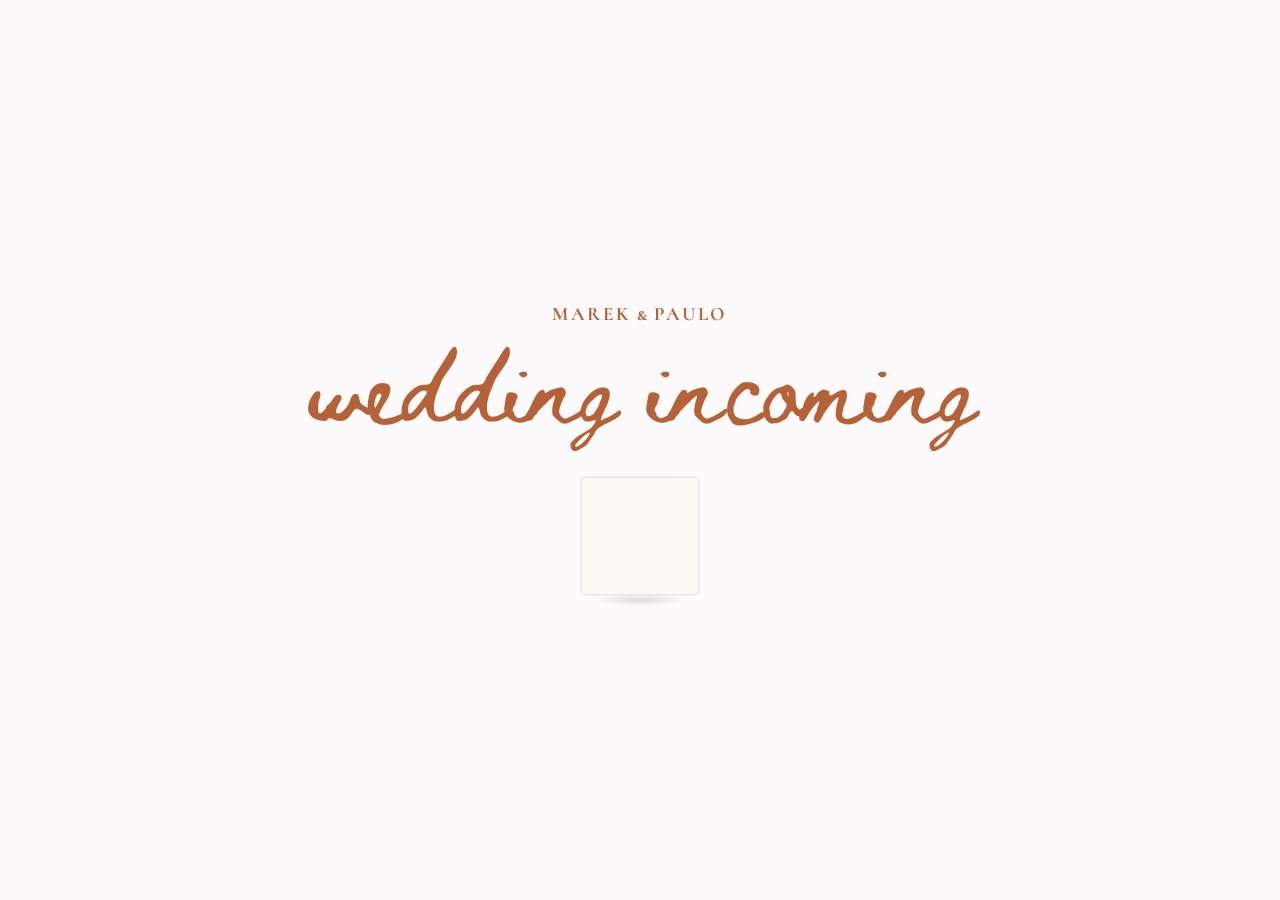
<file: index.html>
<!doctype html>
<html lang="en">
<head>
<meta charset="utf-8">
<meta name="viewport" content="width=device-width, initial-scale=1">
<title>Marek &amp; Paulo</title>
<meta name="description" content="Marek &amp; Paulo — wedding incoming.">
<meta name="theme-color" content="#fcfafa">
<meta name="color-scheme" content="only light">
<link rel="icon" href="favicon.svg" type="image/svg+xml">
<link rel="icon" href="favicon.ico" sizes="any">
<link rel="apple-touch-icon" href="apple-touch-icon.png">
<link rel="preconnect" href="https://fonts.googleapis.com">
<link rel="preconnect" href="https://fonts.gstatic.com" crossorigin>
<link href="https://fonts.googleapis.com/css2?family=Beth+Ellen&family=Cormorant+SC:wght@700&display=swap" rel="stylesheet">
<style>
  :root {
    --bg: #fcfafa;
    --title: #b66238;
    --cobalt: #1f4fa0;
    --glaze: #fbf9f3;
  }
  * { box-sizing: border-box; }
  html, body { height: 100%; }
  body {
    margin: 0; background: var(--bg);
    display: grid; place-items: center; text-align: center;
    padding: 24px 16px;
  }
  main { display: flex; flex-direction: column; align-items: center; }
  h1 {
    margin: 0; color: var(--title);
    font: 700 clamp(15px, 2.6vw, 19px)/1 "Cormorant SC", Georgia, serif;
    letter-spacing: .14em; text-transform: uppercase;
  }
  h1 .amp { letter-spacing: 0; }
  p {
    margin: 18px 0 clamp(28px, 6vh, 48px); color: var(--title);
    font: 400 clamp(44px, 10vw, 72px)/1.2 "Beth Ellen", cursive;
  }

  /* a tile is painted stroke by stroke, turns a quarter, dries off, and is painted again */
  .tile-wrap { position: relative; display: grid; place-items: center; }
  .tile-wrap::after {   /* soft shadow that does not turn with the tile */
    content: ""; position: absolute; left: 12%; right: 12%; bottom: -10px; height: 12px;
    border-radius: 50%; background: radial-gradient(closest-side, rgba(23,26,33,.14), transparent);
  }
  .tile { display: block; overflow: visible; }
  .tile .ink { fill: none; stroke: var(--cobalt); stroke-linecap: round; stroke-linejoin: round;
               stroke-dasharray: 1 1.02; stroke-dashoffset: 1; }
  .tile .wash { fill: var(--cobalt); opacity: 0; }
  .tile .dot  { fill: var(--cobalt); transform-box: fill-box; transform-origin: center; transform: scale(0); }
</style>
</head>
<body>

<main>
  <h1>Marek <span class="amp">&amp;</span> Paulo</h1>
  <p>wedding incoming</p>
  <div class="tile-wrap" aria-hidden="true"></div>
</main>

<svg width="0" height="0" style="position:absolute" aria-hidden="true">
  <filter id="brush" x="-5%" y="-5%" width="110%" height="110%">
    <feTurbulence type="fractalNoise" baseFrequency=".9" numOctaves="2" seed="3"/>
    <feDisplacementMap in="SourceGraphic" scale="1.3"/>
  </filter>
</svg>

<script>
(() => {
  const SIZE = 120, T = 5600;
  const R = a => `transform="rotate(${a} 50 50)"`;
  const quarters = [0, 90, 180, 270];
  const petal = 'M50 43.5 C42.5 36 42.5 24 50 13.5 C57.5 24 57.5 36 50 43.5Z';
  const leaf  = 'M54.6 45.4 C57 39 61.5 36.5 68.5 31.5 C63.5 38.5 61 43 54.6 45.4Z';
  const arcO  = 'M0 25 A25 25 0 0 0 25 0';
  const arcI  = 'M0 13.5 A13.5 13.5 0 0 0 13.5 0';
  const disk  = 'M0 0 L0 13.5 A13.5 13.5 0 0 0 13.5 0Z';

  let s = `<svg class="tile" width="${SIZE}" height="${SIZE}" viewBox="0 0 100 100">
    <defs><clipPath id="clip"><rect x="1" y="1" width="98" height="98" rx="3.5"/></clipPath>
      <linearGradient id="sheen" x1="0" x2="1"><stop offset="0" stop-color="#fff" stop-opacity="0"/>
      <stop offset=".5" stop-color="#fff" stop-opacity=".75"/><stop offset="1" stop-color="#fff" stop-opacity="0"/></linearGradient></defs>
    <rect x="1" y="1" width="98" height="98" rx="3.5" fill="var(--glaze)" stroke="rgba(23,26,33,.12)" stroke-width=".8"/>
    <g class="paint" filter="url(#brush)" clip-path="url(#clip)">`;
  quarters.forEach(a => s += `<path class="wash w-petal" d="${petal}" ${R(a)}/>`);
  quarters.forEach(a => s += `<path class="wash w-leaf" d="${leaf}" ${R(a)}/>`);
  quarters.forEach(a => s += `<path class="wash w-disk" d="${disk}" ${R(a)}/>`);
  s += `<circle class="ink" pathLength="1" cx="50" cy="50" r="5.5" stroke-width="2.2" data-o="0"/>`;
  quarters.forEach((a, j) => s += `<path class="ink" pathLength="1" d="${petal}" ${R(a)} stroke-width="2.3" data-o="${1 + j}"/>`);
  quarters.forEach((a, j) => s += `<path class="ink" pathLength="1" d="${leaf}" ${R(a)} stroke-width="1.8" data-o="${5 + j}"/>`);
  quarters.forEach((a, j) => s += `<path class="ink" pathLength="1" d="${arcO}" ${R(a)} stroke-width="2.4" data-o="${9 + j}"/>`);
  quarters.forEach((a, j) => s += `<path class="ink" pathLength="1" d="${arcI}" ${R(a)} stroke-width="1.8" data-o="${13 + j}"/>`);
  quarters.forEach((a, j) => s += `<g ${R(a)}><circle class="dot" cx="50" cy="6.5" r="2.6" data-o="${17 + j}"/></g>`);
  s += `<circle class="dot" cx="50" cy="50" r="2" data-o="21"/>`;
  s += `</g><rect class="sheen" x="-40" y="0" width="40" height="100" fill="url(#sheen)" clip-path="url(#clip)" opacity="0"/></svg>`;

  const wrap = document.querySelector('.tile-wrap');
  wrap.innerHTML = s;
  const svg = wrap.firstElementChild, anims = [];
  const opt = { duration: T, iterations: Infinity };
  const ease = 'cubic-bezier(.55,0,.25,1)';
  // when each stroke starts and how long the brush takes, as fractions of the loop
  const when = o =>
    o === 0 ? [.02, .06] :
    o <= 4  ? [.07 + (o - 1) * .055, .075] :
    o <= 8  ? [.30 + (o - 5) * .04, .05] :
    o <= 12 ? [.47 + (o - 9) * .035, .05] :
    o <= 16 ? [.60 + (o - 13) * .025, .04] :
              [.70 + (o - 17) * .018, .03];

  svg.querySelectorAll('.ink').forEach(el => {
    const [a, l] = when(+el.dataset.o);
    anims.push(el.animate([
      { offset: 0, strokeDashoffset: 1 }, { offset: a, strokeDashoffset: 1, easing: ease },
      { offset: a + l, strokeDashoffset: 0 }, { offset: 1, strokeDashoffset: 0 }], opt));
  });
  svg.querySelectorAll('.dot').forEach(el => {
    const [a, l] = when(+el.dataset.o);
    anims.push(el.animate([
      { offset: 0, transform: 'scale(0)' }, { offset: a, transform: 'scale(0)', easing: 'cubic-bezier(.3,1.6,.5,1)' },
      { offset: a + l * 2, transform: 'scale(1)' }, { offset: 1, transform: 'scale(1)' }], opt));
  });
  const wash = (sel, a, b, to) => svg.querySelectorAll(sel).forEach(el => anims.push(el.animate([
    { offset: 0, opacity: 0 }, { offset: a, opacity: 0 }, { offset: b, opacity: to }, { offset: 1, opacity: to }], opt)));
  wash('.w-petal', .30, .46, .2);
  wash('.w-leaf', .50, .62, .16);
  wash('.w-disk', .66, .76, .92);
  anims.push(svg.querySelector('.paint').animate([
    { offset: 0, opacity: 1 }, { offset: .85, opacity: 1, easing: 'ease-in' },
    { offset: .94, opacity: 0 }, { offset: 1, opacity: 0 }], opt));
  anims.push(svg.querySelector('.sheen').animate([
    { offset: 0, opacity: 0, transform: 'translateX(0)' },
    { offset: .74, opacity: 0, transform: 'translateX(0)', easing: 'ease-in-out' },
    { offset: .76, opacity: 1 },
    { offset: .86, opacity: 0, transform: 'translateX(140px)' },
    { offset: 1, opacity: 0, transform: 'translateX(140px)' }], opt));
  // a square looks the same after a quarter turn, so the loop has no seam
  anims.push(svg.animate([
    { offset: 0, transform: 'rotate(0deg)' }, { offset: .84, transform: 'rotate(0deg)', easing: 'cubic-bezier(.65,0,.35,1)' },
    { offset: .96, transform: 'rotate(90deg)' }, { offset: 1, transform: 'rotate(90deg)' }], opt));

  // reduced motion: show the finished tile and keep it still
  const calm = matchMedia('(prefers-reduced-motion: reduce)');
  const apply = () => anims.forEach(a => { if (calm.matches) { a.currentTime = T * .8; a.pause(); } else a.play(); });
  calm.addEventListener('change', apply);
  apply();
})();
</script>
</body>
</html>
</file>
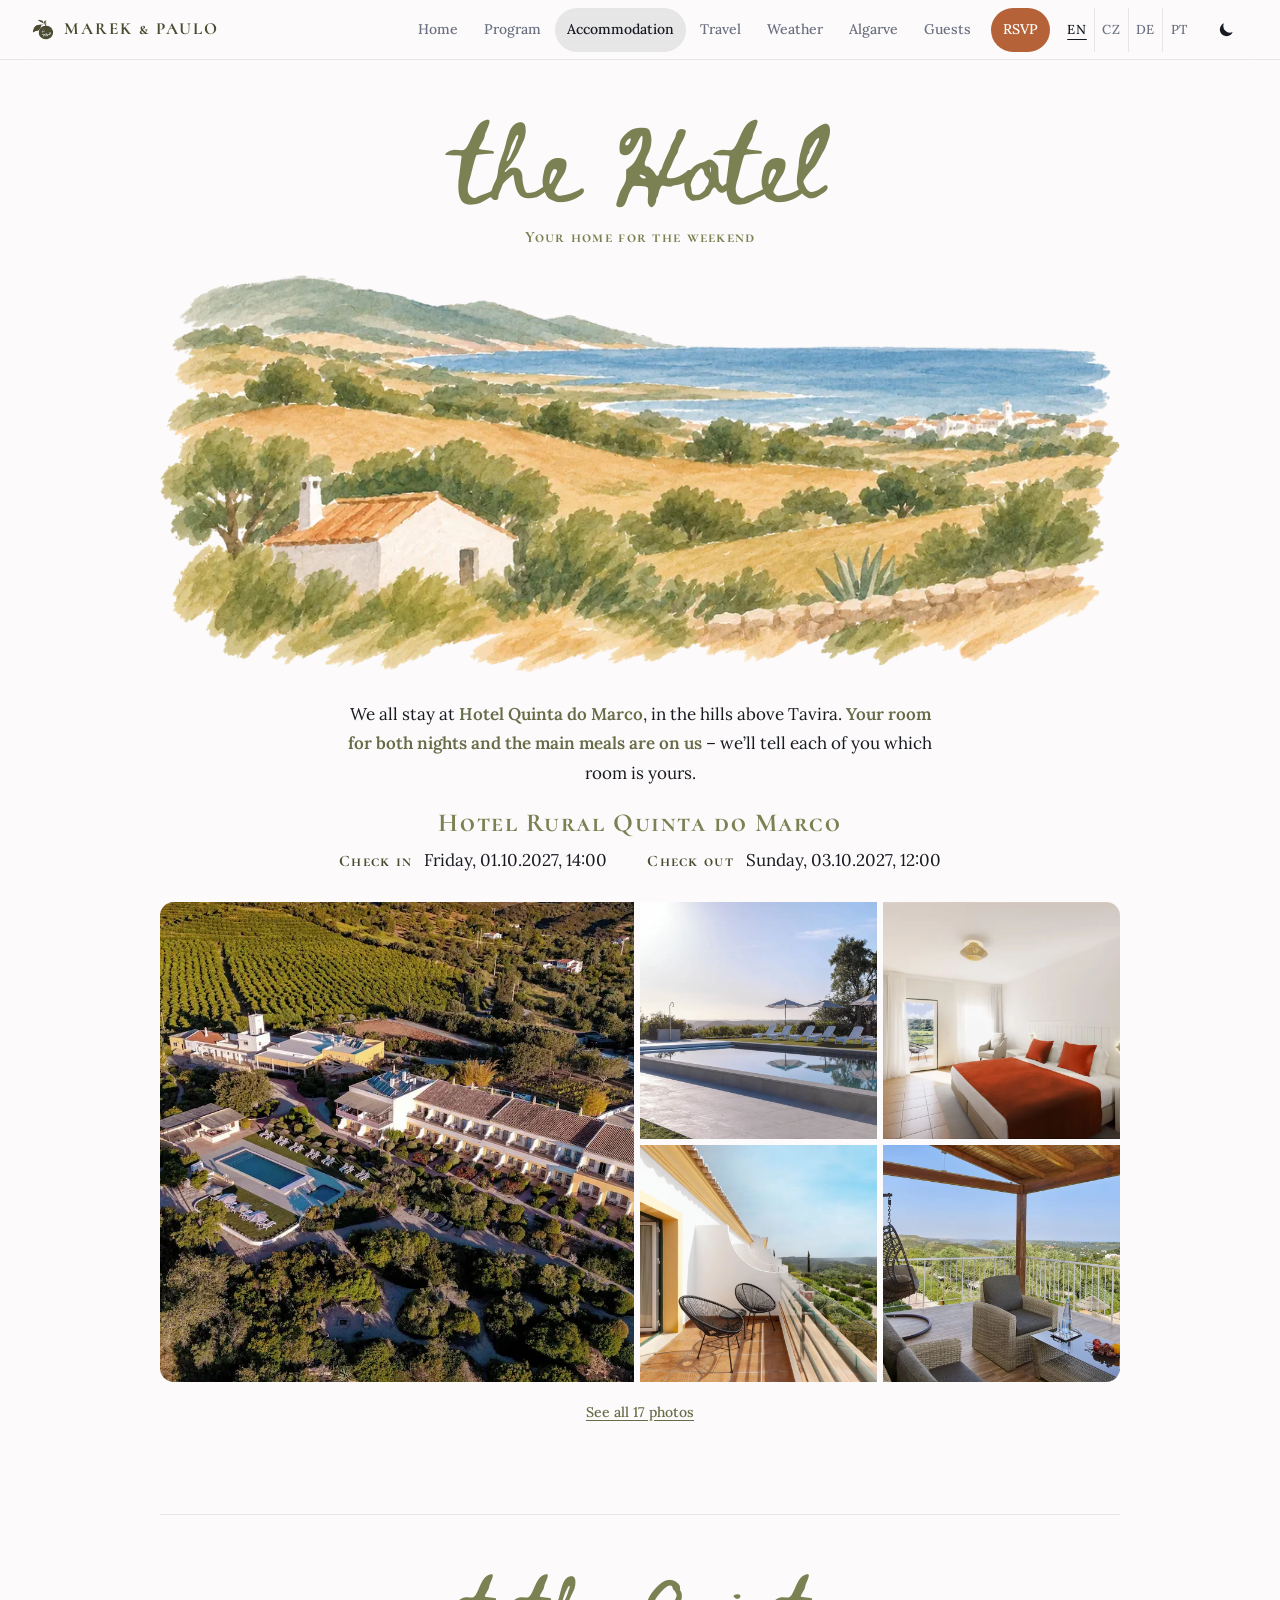
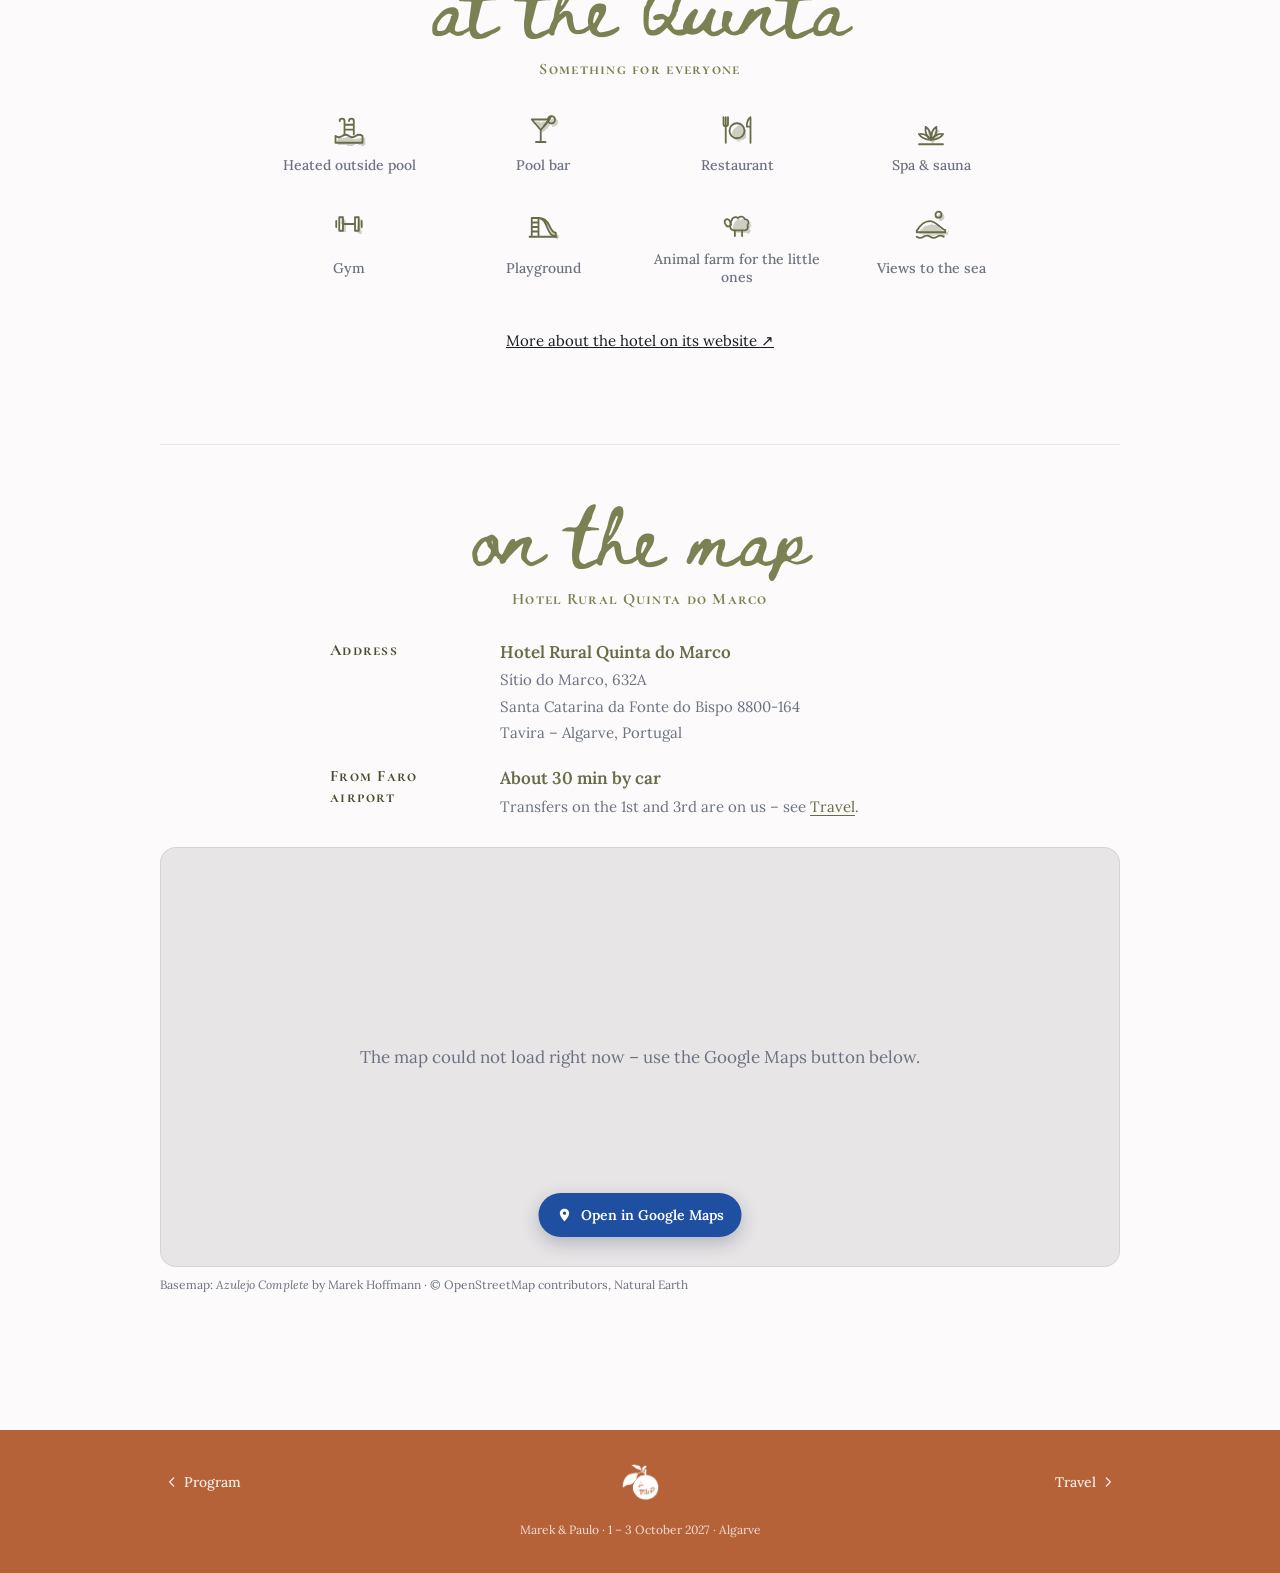
<file: accommodation.html>
<!doctype html>
<html lang="en">
<head>
  <meta charset="utf-8">
  <meta name="viewport" content="width=device-width, initial-scale=1">
  <title>The hotel · Marek &amp; Paulo</title>
  <meta name="description" content="We&rsquo;re getting married in Tavira, Algarve, on 1&ndash;3 October 2027 &ndash; and we&rsquo;d love you to be there.">
  <meta property="og:type" content="website">
  <meta property="og:site_name" content="Marek &amp; Paulo">
  <meta property="og:title" content="The hotel &middot; Marek &amp; Paulo">
  <meta property="og:description" content="We&rsquo;re getting married in Tavira, Algarve, on 1&ndash;3 October 2027 &ndash; and we&rsquo;d love you to be there.">
  <meta property="og:url" content="https://marekandpaulo.com/accommodation.html">
  <meta property="og:image" content="https://marekandpaulo.com/assets/og-image.jpg">
  <meta property="og:image:width" content="1200">
  <meta property="og:image:height" content="630">
  <meta property="og:image:alt" content="Marek &amp; Paulo, 1 &ndash; 3 October 2027, over a watercolour of three whitewashed Algarve houses">
  <meta name="twitter:card" content="summary_large_image">
  <link rel="icon" href="favicon.ico" sizes="48x48">
  <link rel="icon" href="favicon.svg" type="image/svg+xml">
  <link rel="icon" href="assets/icon-192.png" type="image/png" sizes="192x192">
  <link rel="apple-touch-icon" href="apple-touch-icon.png">
  <link rel="preconnect" href="https://fonts.googleapis.com">
  <link rel="preconnect" href="https://fonts.gstatic.com" crossorigin>
  <link href="https://fonts.googleapis.com/css2?family=Beth+Ellen&family=Cormorant+SC:wght@700&family=Lora:ital,wght@0,400;0,600;1,400&display=swap" rel="stylesheet">
  <link rel="stylesheet" href="css/style.css?v=117">
  <script>
    (function () {
      var saved = null;
      try { saved = localStorage.getItem('theme'); } catch (e) {}
      var night = saved ? saved === 'night'
        : window.matchMedia && matchMedia('(prefers-color-scheme: dark)').matches;
      document.documentElement.dataset.theme = night ? 'night' : 'day';
    })();
  </script>
</head>
<body>
  <svg class="ico-defs" width="0" height="0" aria-hidden="true" focusable="false"><defs><filter id="ink" x="-10%" y="-10%" width="120%" height="120%"><feTurbulence type="fractalNoise" baseFrequency=".12" numOctaves="1" seed="4"/><feDisplacementMap in="SourceGraphic" scale=".55" xChannelSelector="R" yChannelSelector="G"/></filter><filter id="wash" x="-25%" y="-25%" width="150%" height="150%"><feTurbulence type="fractalNoise" baseFrequency=".14" numOctaves="2" seed="9"/><feDisplacementMap in="SourceGraphic" scale="3.4" xChannelSelector="R" yChannelSelector="G"/><feGaussianBlur stdDeviation=".3" result="b"/><feMorphology in="b" operator="erode" radius=".8" result="inner"/><feComposite in="b" in2="inner" operator="out" result="rim"/><feMerge><feMergeNode in="b"/><feMergeNode in="rim"/></feMerge></filter></defs></svg>
  <header class="nav">
    <a class="brand" href="index.html"><span class="mark" aria-hidden="true"></span>Marek &amp; Paulo</a>
    <nav class="nav-links" id="nav-links" aria-label="Pages">
      <a href="index.html">Home</a>
      <a href="program.html">Program</a>
      <a href="accommodation.html">Accommodation</a>
      <a href="travel.html">Travel</a>
      <a href="weather.html">Weather</a>
      <a href="location.html">Algarve</a>
      <a href="map.html">Guests</a>
      <a class="nav-cta" href="rsvp.html">RSVP</a>
      <div class="lang" role="group" aria-label="Language">
        <button type="button" data-lang="en" lang="en" aria-label="English" aria-pressed="true">EN</button>
        <button type="button" data-lang="cs" lang="cs" aria-label="Čeština" aria-pressed="false">CZ</button>
        <button type="button" data-lang="de" lang="de" aria-label="Deutsch" aria-pressed="false">DE</button>
        <button type="button" data-lang="pt" lang="pt" aria-label="Português" aria-pressed="false">PT</button>
      </div>
    </nav>
    <button class="icon-btn theme-toggle" type="button" aria-pressed="false" aria-label="Switch to night">
      <svg class="i-moon" viewBox="0 0 24 24" aria-hidden="true"><path d="M20 14.5A8 8 0 0 1 9.5 4a8 8 0 1 0 10.5 10.5Z"/></svg>
      <svg class="i-sun" viewBox="0 0 24 24" aria-hidden="true"><circle cx="12" cy="12" r="4"/><path d="M12 2.5v2M12 19.5v2M2.5 12h2M19.5 12h2M5.3 5.3l1.4 1.4M17.3 17.3l1.4 1.4M5.3 18.7l1.4-1.4M17.3 6.7l1.4-1.4"/></svg>
    </button>
    <button class="icon-btn menu-toggle" type="button" aria-expanded="false" aria-controls="nav-links" aria-label="Menu">
      <svg viewBox="0 0 24 24" aria-hidden="true"><path d="M4 8h16M4 16h16"/></svg>
    </button>
  </header>
  <main class="page inv" style="--topic:#7b8152">
    <header class="inv-head">
      <h1 class="script">the Hotel</h1>
      <p class="sc">Your home for the weekend</p>
    </header>
    <figure class="wide-art"><img src="assets/art/hotel-landscape.webp" alt="Watercolour of the countryside near Tavira, with the sea behind" width="1059" height="437"></figure>
    <div class="prose center">
      <p>We all stay at <strong>Hotel Quinta do Marco</strong>, in the hills above Tavira. <strong>Your room for both nights and the main meals are on us</strong> &ndash; we&rsquo;ll tell each of you which room is yours.</p>
    </div>
    <p class="sc stay-name">Hotel Rural Quinta do Marco</p>
    <dl class="times">
      <div><dt class="sc">Check in</dt><dd>Friday, 01.10.2027, 14:00</dd></div>
      <div><dt class="sc">Check out</dt><dd>Sunday, 03.10.2027, 12:00</dd></div>
    </dl>

    <div class="gallery">
      <div class="mosaic" role="group" aria-label="Photos of Hotel Quinta do Marco">
        <button type="button" class="ph" aria-label="Open photo 1 of 17"><img src="assets/gallery/hotel/01.webp" alt="The quinta from above, with the hills and orchards around it" width="1200" height="800"></button>
        <button type="button" class="ph" aria-label="Open photo 2 of 17"><img src="assets/gallery/hotel/03.webp" alt="The salt-water pool at golden hour" width="1200" height="800" loading="lazy"></button>
        <button type="button" class="ph" aria-label="Open photo 3 of 17"><img src="assets/gallery/rooms/01.webp" alt="Double room with a terracotta-red bedspread and a view to the hills" width="1200" height="800" loading="lazy"></button>
        <button type="button" class="ph" aria-label="Open photo 4 of 17"><img src="assets/gallery/rooms/05.webp" alt="Balcony with two chairs looking out over the hills" width="1200" height="800" loading="lazy"></button>
        <button type="button" class="ph" aria-label="Open photo 5 of 17"><img src="assets/gallery/hotel/04.webp" alt="A shaded terrace with a hanging chair and views over the hills" width="1200" height="800" loading="lazy"></button>
        <button type="button" class="ph more" aria-label="Open photo 6 of 17"><img src="assets/gallery/hotel/02.webp" alt="The main building and the pool lawn with sun loungers" width="1200" height="800" loading="lazy"></button>
        <button type="button" class="ph more" aria-label="Open photo 7 of 17"><img src="assets/gallery/hotel/05.webp" alt="Inside the Farroba restaurant, with tables by the windows" width="1200" height="800" loading="lazy"></button>
        <button type="button" class="ph more" aria-label="Open photo 8 of 17"><img src="assets/gallery/hotel/06.webp" alt="The Quinta do Marco swing overlooking the valley" width="1200" height="800" loading="lazy"></button>
        <button type="button" class="ph more" aria-label="Open photo 9 of 17"><img src="assets/gallery/hotel/07.webp" alt="Three goats looking over the farm fence" width="1200" height="800" loading="lazy"></button>
        <button type="button" class="ph more" aria-label="Open photo 10 of 17"><img src="assets/gallery/hotel/08.webp" alt="The children&rsquo;s playground with a slide and swings" width="1200" height="800" loading="lazy"></button>
        <button type="button" class="ph more" aria-label="Open photo 11 of 17"><img src="assets/gallery/hotel/09.webp" alt="The hotel nestled in the green Algarve hills" width="1200" height="800" loading="lazy"></button>
        <button type="button" class="ph more" aria-label="Open photo 12 of 17"><img src="assets/gallery/rooms/02.webp" alt="Bright double room with a desk and sunflowers" width="1200" height="800" loading="lazy"></button>
        <button type="button" class="ph more" aria-label="Open photo 13 of 17"><img src="assets/gallery/rooms/03.webp" alt="Superior room with a wooden screen and two extra beds" width="1200" height="800" loading="lazy"></button>
        <button type="button" class="ph more" aria-label="Open photo 14 of 17"><img src="assets/gallery/rooms/04.webp" alt="Family room with a double bed, two singles and a sofa" width="1200" height="800" loading="lazy"></button>
        <button type="button" class="ph more" aria-label="Open photo 15 of 17"><img src="assets/gallery/rooms/06.webp" alt="Bathroom with a walk-in shower" width="1200" height="800" loading="lazy"></button>
        <button type="button" class="ph more" aria-label="Open photo 16 of 17"><img src="assets/gallery/rooms/07.webp" alt="Bathroom with blue-edged tiles and two basins" width="1200" height="800" loading="lazy"></button>
        <button type="button" class="ph more" aria-label="Open photo 17 of 17"><img src="assets/gallery/rooms/08.webp" alt="Dark stone bathroom with a vessel basin" width="1200" height="800" loading="lazy"></button>
      </div>
      <button type="button" class="gallery-all">See all 17 photos</button>
    </div>

    <section class="inv-section">
      <header class="inv-head">
        <h2 class="script">at the Quinta</h2>
        <p class="sc">Something for everyone</p>
      </header>
      <ul class="facilities">
        <li><svg class="ico" viewBox="0 0 24 24" aria-hidden="true"><g class="wash" transform="translate(1.8 1.5)"><path  d="M3 16c1.5 1.1 3 1.1 4.5 0s3-1.1 4.5 0 3 1.1 4.5 0 3-1.1 4.5 0v4.5H3Z"/></g><g class="line"><path class="f" d="M3 16c1.5 1.1 3 1.1 4.5 0s3-1.1 4.5 0 3 1.1 4.5 0 3-1.1 4.5 0v4.5H3Z"/><path d="M9 15V6a1.6 1.6 0 0 0-3.2 0M15.2 15V6a1.6 1.6 0 0 0-3.2 0M9 8.5h6.2M9 11.7h6.2"/></g></svg>Heated outside pool</li>
        <li><svg class="ico" viewBox="0 0 24 24" aria-hidden="true"><g class="wash" transform="translate(1.8 1.5)"><path  d="M4.5 5h12L10.5 12Z"/><circle  cx="17.6" cy="5.2" r="2.4"/></g><g class="line"><path class="f" d="M4.5 5h12L10.5 12Z"/><path d="M10.5 12v8M7.3 20h6.4M12.5 9.6 17.5 3"/><circle class="f" cx="17.6" cy="5.2" r="2.4"/></g></svg>Pool bar</li>
        <li><svg class="ico" viewBox="0 0 24 24" aria-hidden="true"><g class="wash" transform="translate(1.8 1.5)"><circle  cx="12" cy="12.5" r="5"/></g><g class="line"><circle class="f" cx="12" cy="12.5" r="5"/><path d="M3 3.5V8a1.5 1.5 0 0 0 3 0V3.5M4.5 3.5v17M21 20.5v-17c-1.6 1-2.5 3.1-2.5 6.2H21"/></g></svg>Restaurant</li>
        <li><svg class="ico" viewBox="0 0 24 24" aria-hidden="true"><g class="wash" transform="translate(1.8 1.5)"><path  d="M12 18.5c-2.8-2-4.1-4.8-3.6-8.6 2.5 1.4 3.6 4.3 3.6 8.6Zm0 0c2.8-2 4.1-4.8 3.6-8.6-2.5 1.4-3.6 4.3-3.6 8.6Z"/></g><g class="line"><path class="f" d="M12 18.5c-2.8-2-4.1-4.8-3.6-8.6 2.5 1.4 3.6 4.3 3.6 8.6Zm0 0c2.8-2 4.1-4.8 3.6-8.6-2.5 1.4-3.6 4.3-3.6 8.6Z"/><path d="M12 18.5c-3.8 0-6.6-1.3-8.1-3.8 2.9-.6 5.7.7 8.1 3.8Zm0 0c3.8 0 6.6-1.3 8.1-3.8-2.9-.6-5.7.7-8.1 3.8ZM4 21.5h16"/></g></svg>Spa &amp; sauna</li>
        <li><svg class="ico" viewBox="0 0 24 24" aria-hidden="true"><g class="wash" transform="translate(1.8 1.5)"><path  d="M5.5 7.5h2.5v9H5.5ZM16 7.5h2.5v9H16Z"/></g><g class="line"><path class="f" d="M5.5 7.5h2.5v9H5.5ZM16 7.5h2.5v9H16Z"/><path d="M3.5 10v4M20.5 10v4M8 12h8"/></g></svg>Gym</li>
        <li><svg class="ico" viewBox="0 0 24 24" aria-hidden="true"><g class="wash" transform="translate(1.8 1.5)"><path  d="M9 8c3.2 0 4.4 2.9 6 6.8s2.6 5.2 5.5 5.2V17.8c-1.8 0-2.7-1.3-4.2-4.6S12.5 8 9 8Z"/></g><g class="line"><path class="f" d="M9 8c3.2 0 4.4 2.9 6 6.8s2.6 5.2 5.5 5.2V17.8c-1.8 0-2.7-1.3-4.2-4.6S12.5 8 9 8Z"/><path d="M4.5 20.5V8H9v12.5M4.5 11h4.5M4.5 14h4.5M4.5 17h4.5M3 20.5h18"/></g></svg>Playground</li>
        <li><svg class="ico" viewBox="0 0 24 24" aria-hidden="true"><g class="wash" transform="translate(1.8 1.5)"><path  d="M8.5 9.5a2.5 2.5 0 0 1 4.2-1.4 2.6 2.6 0 0 1 4.5.6 2.4 2.4 0 0 1 1.8 4.1 2.3 2.3 0 0 1-2.1 3.4H9.8a2.4 2.4 0 0 1-1.8-4 2.3 2.3 0 0 1 .5-2.7Z"/></g><g class="line"><path class="f" d="M8.5 9.5a2.5 2.5 0 0 1 4.2-1.4 2.6 2.6 0 0 1 4.5.6 2.4 2.4 0 0 1 1.8 4.1 2.3 2.3 0 0 1-2.1 3.4H9.8a2.4 2.4 0 0 1-1.8-4 2.3 2.3 0 0 1 .5-2.7Z"/><ellipse cx="5.8" cy="11.2" rx="1.8" ry="2.5" transform="rotate(-24 5.8 11.2)"/><path d="M10.6 16.2v3.8M15.4 16.2v3.8"/></g></svg>Animal farm for the little ones</li>
        <li><svg class="ico" viewBox="0 0 24 24" aria-hidden="true"><g class="wash" transform="translate(1.8 1.5)"><path  d="M2.5 16.5c2.8-4.5 5.6-6.4 8.5-6.4s5 1.9 7 3.7 2.6 2.2 3.5 2.2v1.5h-19Z"/><circle  cx="17" cy="5.8" r="2"/></g><g class="line"><path class="f" d="M2.5 16.5c2.8-4.5 5.6-6.4 8.5-6.4s5 1.9 7 3.7 2.6 2.2 3.5 2.2v1.5h-19Z"/><circle class="f" cx="17" cy="5.8" r="2"/><path d="M2.5 20.5c1.5 1 3 1 4.5 0s3-1 4.5 0 3 1 4.5 0 3-1 4.5 0"/></g></svg>Views to the sea</li>
      </ul>
      <p class="contact"><a href="https://www.hotelquintadomarco.com/en/" target="_blank" rel="noopener">More about the hotel on its website &nearr;</a></p>
    </section>

    <section class="inv-section">
      <header class="inv-head">
        <h2 class="script">on the map</h2>
        <p class="sc">Hotel Rural Quinta do Marco</p>
      </header>
      <div class="prose">
        <dl class="facts-list">
          <div><dt class="sc">Address</dt><dd><strong>Hotel Rural Quinta do Marco</strong><span>Sítio do Marco, 632A<br>
          Santa Catarina da Fonte do Bispo 8800-164<br>Tavira &ndash; Algarve, Portugal</span></dd></div>
          <div><dt class="sc">From Faro airport</dt><dd><strong>About 30 min by car</strong><span>Transfers on the 1st and 3rd are on us &ndash; see <a href="travel.html">Travel</a>.</span></dd></div>
        </dl>
      </div>
      <div class="venue-map-wrap">
        <div id="venue-map" class="venue-map" role="region" aria-label="Map: Hotel Rural Quinta do Marco, near Tavira"></div>
        <a class="map-btn" href="https://maps.google.com/?q=Hotel%20Rural%20Quinta%20do%20Marco%2C%20Tavira" target="_blank" rel="noopener">
          <svg viewBox="0 0 24 24" aria-hidden="true"><path d="M12 2.5c-3.9 0-7 3-7 6.8 0 5 7 12.2 7 12.2s7-7.2 7-12.2c0-3.8-3.1-6.8-7-6.8Zm0 9.3a2.6 2.6 0 1 1 0-5.2 2.6 2.6 0 0 1 0 5.2Z"/></svg>
          Open in Google Maps
        </a>
      </div>
      <p class="map-credit">Basemap: <em>Azulejo Complete</em> by Marek Hoffmann &middot; &copy; OpenStreetMap contributors, Natural Earth</p>
    </section>
  </main>
  <footer class="street">
    <nav class="pager" aria-label="Previous and next page">
      <a class="prev" href="program.html"><svg viewBox="0 0 24 24" aria-hidden="true"><path d="m14.5 6-6 6 6 6"/></svg>Program</a>
      <a class="street-view" href="index.html" title="Back to the village" aria-label="Back to the village">
      <span class="mark foot-mark" aria-hidden="true"></span>
      </a>
      <a class="next" href="travel.html">Travel<svg viewBox="0 0 24 24" aria-hidden="true"><path d="m9.5 6 6 6-6 6"/></svg></a>
    </nav>
    <p class="foot">Marek &amp; Paulo &middot; 1 &ndash; 3 October 2027 &middot; Algarve</p>
  </footer>
  <script src="js/site.js?v=15"></script>
  <script src="js/eggs.js?v=11"></script>
  <script src="js/gallery.js?v=5"></script>
  <script src="js/arcgis-common.js?v=3"></script>
  <script src="js/venue-map.js?v=3"></script>
</body>
</html>
</file>
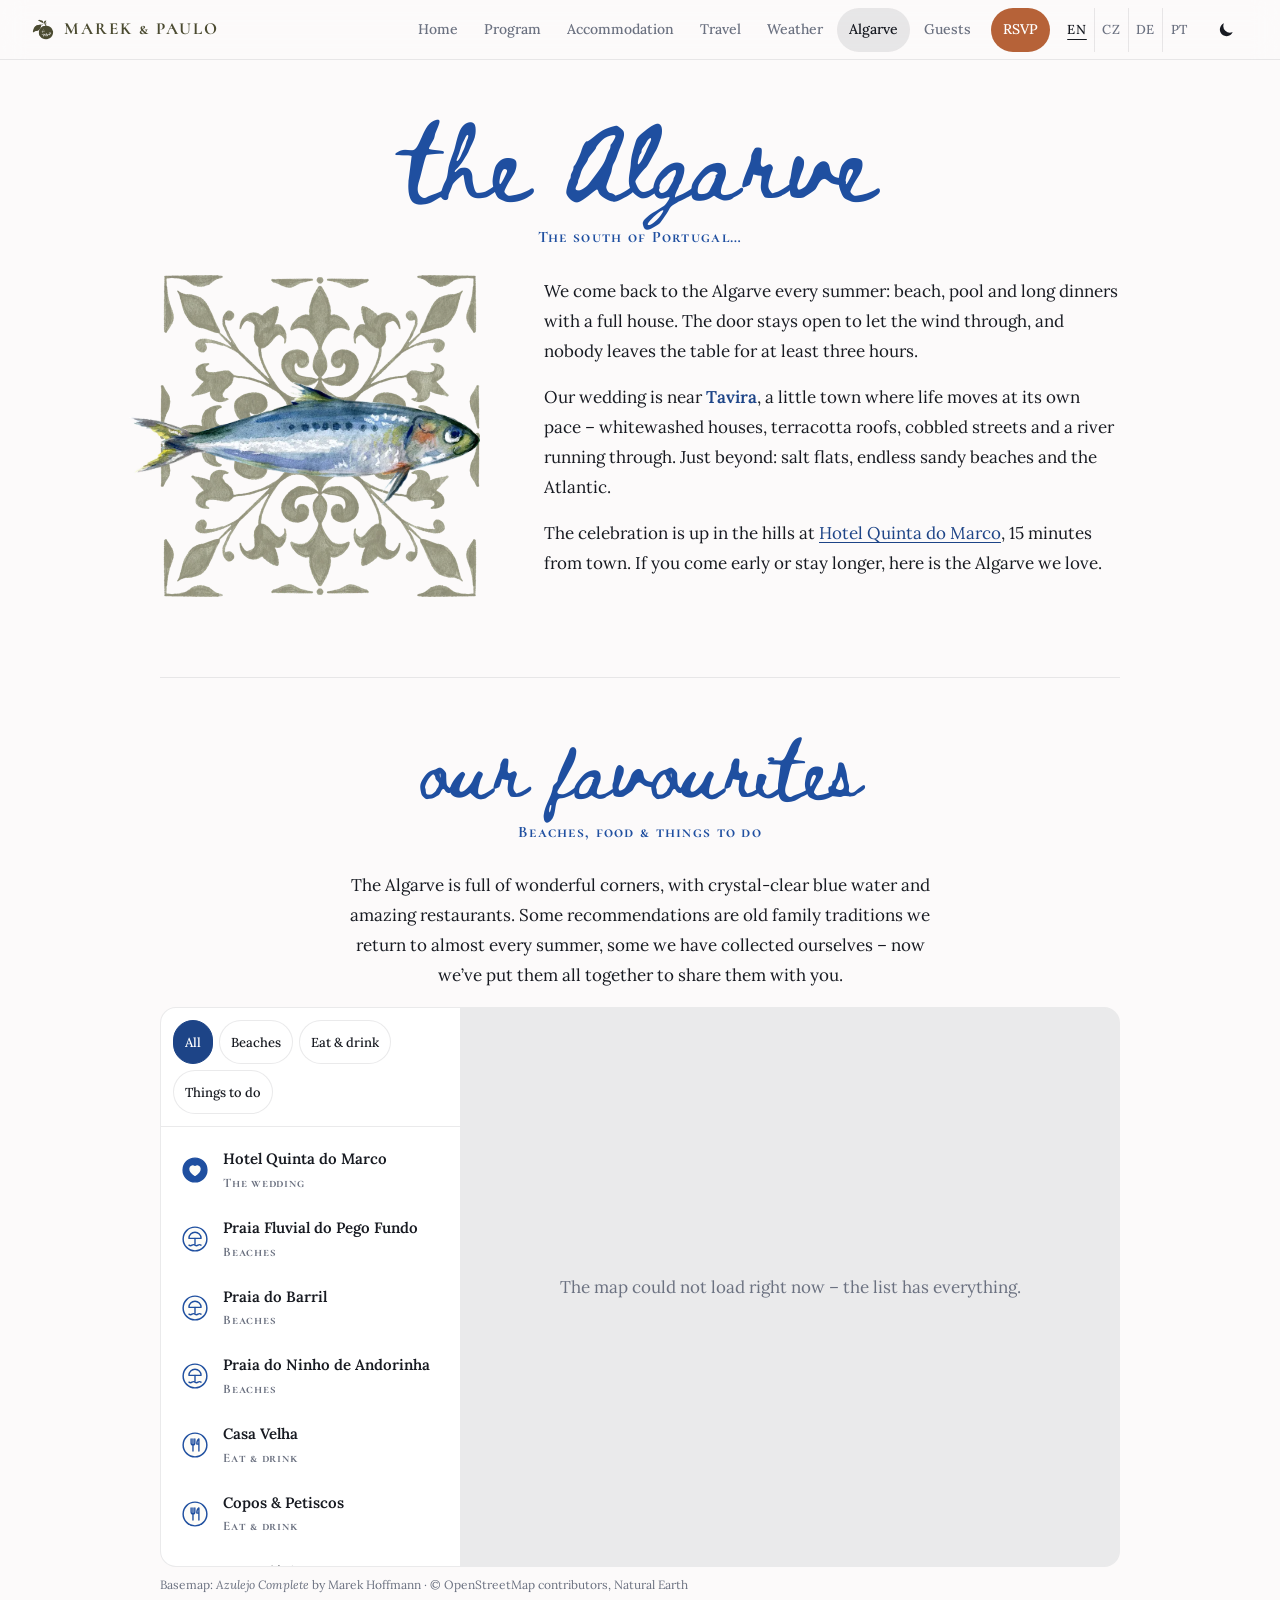
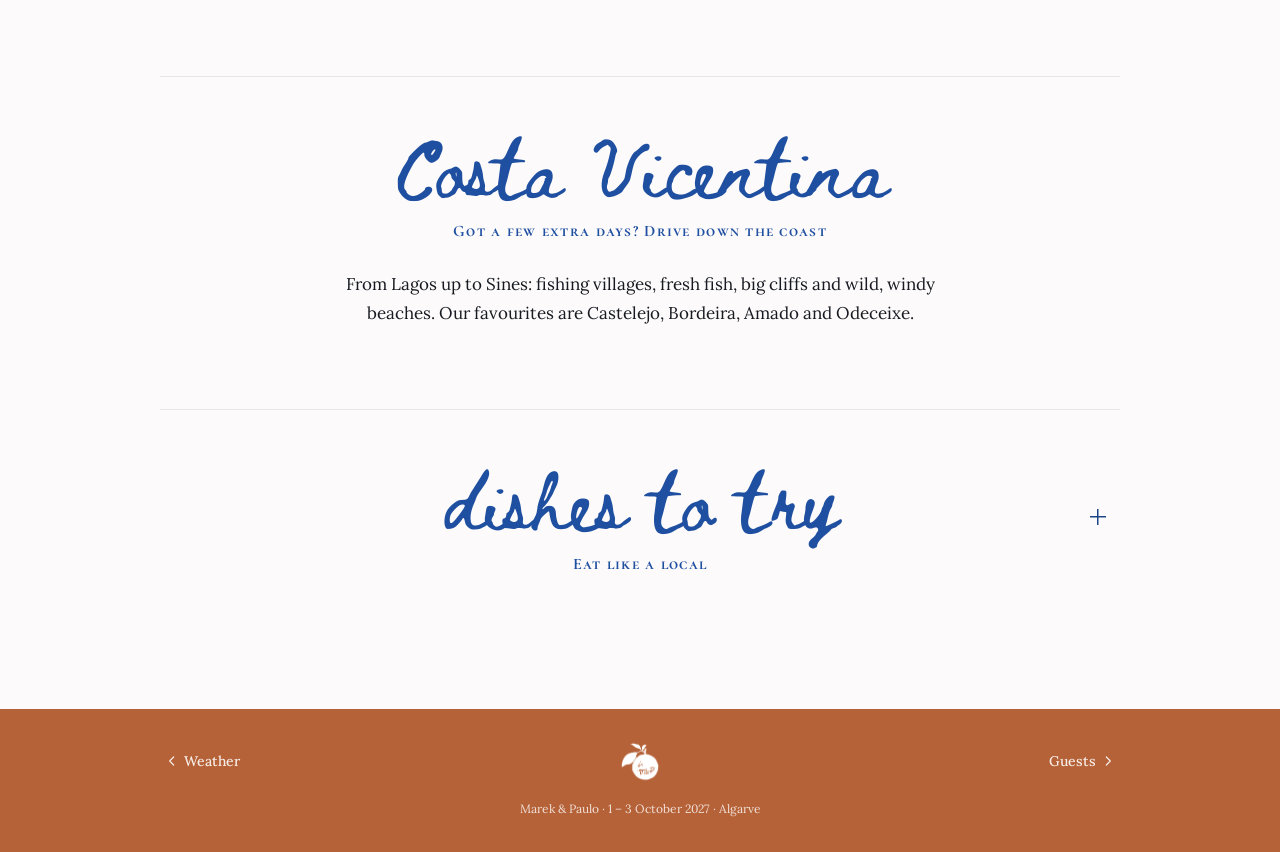
<file: location.html>
<!doctype html>
<html lang="en">
<head>
  <meta charset="utf-8">
  <meta name="viewport" content="width=device-width, initial-scale=1">
  <title>The Algarve · Marek &amp; Paulo</title>
  <meta name="description" content="We&rsquo;re getting married in Tavira, Algarve, on 1&ndash;3 October 2027 &ndash; and we&rsquo;d love you to be there.">
  <meta property="og:type" content="website">
  <meta property="og:site_name" content="Marek &amp; Paulo">
  <meta property="og:title" content="The Algarve &middot; Marek &amp; Paulo">
  <meta property="og:description" content="We&rsquo;re getting married in Tavira, Algarve, on 1&ndash;3 October 2027 &ndash; and we&rsquo;d love you to be there.">
  <meta property="og:url" content="https://marekandpaulo.com/location.html">
  <meta property="og:image" content="https://marekandpaulo.com/assets/og-image.jpg">
  <meta property="og:image:width" content="1200">
  <meta property="og:image:height" content="630">
  <meta property="og:image:alt" content="Marek &amp; Paulo, 1 &ndash; 3 October 2027, over a watercolour of three whitewashed Algarve houses">
  <meta name="twitter:card" content="summary_large_image">
  <link rel="icon" href="favicon.ico" sizes="48x48">
  <link rel="icon" href="favicon.svg" type="image/svg+xml">
  <link rel="icon" href="assets/icon-192.png" type="image/png" sizes="192x192">
  <link rel="apple-touch-icon" href="apple-touch-icon.png">
  <link rel="preconnect" href="https://fonts.googleapis.com">
  <link rel="preconnect" href="https://fonts.gstatic.com" crossorigin>
  <link href="https://fonts.googleapis.com/css2?family=Beth+Ellen&family=Cormorant+SC:wght@700&family=Lora:ital,wght@0,400;0,600;1,400&display=swap" rel="stylesheet">
  <link rel="stylesheet" href="css/style.css?v=117">
  <script>
    (function () {
      var saved = null;
      try { saved = localStorage.getItem('theme'); } catch (e) {}
      var night = saved ? saved === 'night'
        : window.matchMedia && matchMedia('(prefers-color-scheme: dark)').matches;
      document.documentElement.dataset.theme = night ? 'night' : 'day';
    })();
  </script>
</head>
<body>
  <svg class="ico-defs" width="0" height="0" aria-hidden="true" focusable="false"><defs><filter id="ink" x="-10%" y="-10%" width="120%" height="120%"><feTurbulence type="fractalNoise" baseFrequency=".12" numOctaves="1" seed="4"/><feDisplacementMap in="SourceGraphic" scale=".55" xChannelSelector="R" yChannelSelector="G"/></filter><filter id="wash" x="-25%" y="-25%" width="150%" height="150%"><feTurbulence type="fractalNoise" baseFrequency=".14" numOctaves="2" seed="9"/><feDisplacementMap in="SourceGraphic" scale="3.4" xChannelSelector="R" yChannelSelector="G"/><feGaussianBlur stdDeviation=".3" result="b"/><feMorphology in="b" operator="erode" radius=".8" result="inner"/><feComposite in="b" in2="inner" operator="out" result="rim"/><feMerge><feMergeNode in="b"/><feMergeNode in="rim"/></feMerge></filter></defs></svg>
  <header class="nav">
    <a class="brand" href="index.html"><span class="mark" aria-hidden="true"></span>Marek &amp; Paulo</a>
    <nav class="nav-links" id="nav-links" aria-label="Pages">
      <a href="index.html">Home</a>
      <a href="program.html">Program</a>
      <a href="accommodation.html">Accommodation</a>
      <a href="travel.html">Travel</a>
      <a href="weather.html">Weather</a>
      <a href="location.html">Algarve</a>
      <a href="map.html">Guests</a>
      <a class="nav-cta" href="rsvp.html">RSVP</a>
      <div class="lang" role="group" aria-label="Language">
        <button type="button" data-lang="en" lang="en" aria-label="English" aria-pressed="true">EN</button>
        <button type="button" data-lang="cs" lang="cs" aria-label="Čeština" aria-pressed="false">CZ</button>
        <button type="button" data-lang="de" lang="de" aria-label="Deutsch" aria-pressed="false">DE</button>
        <button type="button" data-lang="pt" lang="pt" aria-label="Português" aria-pressed="false">PT</button>
      </div>
    </nav>
    <button class="icon-btn theme-toggle" type="button" aria-pressed="false" aria-label="Switch to night">
      <svg class="i-moon" viewBox="0 0 24 24" aria-hidden="true"><path d="M20 14.5A8 8 0 0 1 9.5 4a8 8 0 1 0 10.5 10.5Z"/></svg>
      <svg class="i-sun" viewBox="0 0 24 24" aria-hidden="true"><circle cx="12" cy="12" r="4"/><path d="M12 2.5v2M12 19.5v2M2.5 12h2M19.5 12h2M5.3 5.3l1.4 1.4M17.3 17.3l1.4 1.4M5.3 18.7l1.4-1.4M17.3 6.7l1.4-1.4"/></svg>
    </button>
    <button class="icon-btn menu-toggle" type="button" aria-expanded="false" aria-controls="nav-links" aria-label="Menu">
      <svg viewBox="0 0 24 24" aria-hidden="true"><path d="M4 8h16M4 16h16"/></svg>
    </button>
  </header>
  <main class="page inv" style="--topic:#1f4fa0">
    <header class="inv-head">
      <h1 class="script">the Algarve</h1>
      <p class="sc">The south of Portugal&hellip;</p>
    </header>
    <div class="inv-grid flip algarve-intro">
      <div>
        <div class="prose">
          <p>We come back to the Algarve every summer: beach, pool and long dinners with a full house. The door stays open to let the wind through, and nobody leaves the table for at least three hours.</p>
          <p>Our wedding is near <strong>Tavira</strong>, a little town where life moves at its own pace &ndash; whitewashed houses, terracotta roofs, cobbled streets and a river running through. Just beyond: salt flats, endless sandy beaches and the Atlantic.</p>
          <p>The celebration is up in the hills at <a href="accommodation.html">Hotel Quinta do Marco</a>, 15 minutes from town. If you come early or stay longer, here is the Algarve we love.</p>
        </div>
      </div>
      <figure class="art tile-art">
        <img class="tile" src="assets/art/tile.webp" alt="" width="640" height="644">
        <img class="sardine" src="assets/art/sardine.webp" alt="Sardine" title="Psst, give it a tap" tabindex="0" role="button" width="900" height="319">
      </figure>
    </div>
    <section class="inv-section">
      <header class="inv-head">
        <h2 class="script">our favourites</h2>
        <p class="sc">Beaches, food &amp; things to do</p>
      </header>
      <div class="prose center">
        <p>The Algarve is full of wonderful corners, with crystal-clear blue water and amazing restaurants. Some recommendations are old family traditions we return to almost every summer, some we have collected ourselves &ndash; now we&rsquo;ve put them all together to share them with you.</p>
      </div>
      <div class="places-app">
        <div class="places-side">
          <div class="place-chips" role="group" aria-label="Show on the map">
            <button type="button" data-cat="" aria-pressed="true">All</button>
            <button type="button" data-cat="beach" aria-pressed="false">Beaches</button>
            <button type="button" data-cat="food" aria-pressed="false">Eat &amp; drink</button>
            <button type="button" data-cat="sight" aria-pressed="false">Things to do</button>
          </div>
          <ul id="places-list" class="places-list" aria-label="Places"></ul>
        </div>
        <div class="places-map-wrap">
          <div id="places-map" class="places-map" role="region" aria-label="Map of our favourite places in the Algarve"></div>
        </div>
      </div>
      <p class="map-credit">Basemap: <em>Azulejo Complete</em> by Marek Hoffmann &middot; &copy; OpenStreetMap contributors, Natural Earth</p>
    </section>

    <section class="inv-section">
      <header class="inv-head">
        <h2 class="script">Costa Vicentina</h2>
        <p class="sc">Got a few extra days? Drive down the coast</p>
      </header>
      <div class="prose center">
        <p>From Lagos up to Sines: fishing villages, fresh fish, big cliffs and wild, windy beaches. Our favourites are Castelejo, Bordeira, Amado and Odeceixe.</p>
      </div>
    </section>

    <details class="inv-section more">
      <summary>
        <span class="inv-head">
          <h2 class="script">dishes to try</h2>
          <span class="sc">Eat like a local</span>
        </span>
      </summary>
      <ul class="dishes">
        <li><b>Pastel de nata</b><span>custard tart</span></li>
        <li><b>Bola de Berlim</b><span>the beach doughnut</span></li>
        <li><b>Bacalhau com natas</b><span>salt cod with cream</span></li>
        <li><b>Bacalhau &agrave; Br&aacute;s</b><span>salt cod with egg &amp; fries</span></li>
        <li><b>Polvo &agrave; lagareiro</b><span>roasted octopus</span></li>
        <li><b>Sardinhas &amp; peixe grelhado</b><span>grilled fish</span></li>
        <li><b>Camar&atilde;o ao alho</b><span>garlic prawns</span></li>
        <li><b>Am&ecirc;ijoas &agrave; Bulh&atilde;o Pato</b><span>clams</span></li>
        <li><b>Cataplana</b><span>the Algarve&rsquo;s own</span></li>
        <li><b>Arroz de marisco &amp; arroz de tomate</b><span>seafood rice &amp; tomato rice</span></li>
        <li><b>Porco preto</b><span>black Iberian pork</span></li>
      </ul>
    </details>
  </main>
  <footer class="street">
    <nav class="pager" aria-label="Previous and next page">
      <a class="prev" href="weather.html"><svg viewBox="0 0 24 24" aria-hidden="true"><path d="m14.5 6-6 6 6 6"/></svg>Weather</a>
      <a class="street-view" href="index.html" title="Back to the village" aria-label="Back to the village">
      <span class="mark foot-mark" aria-hidden="true"></span>
      </a>
      <a class="next" href="map.html">Guests<svg viewBox="0 0 24 24" aria-hidden="true"><path d="m9.5 6 6 6-6 6"/></svg></a>
    </nav>
    <p class="foot">Marek &amp; Paulo &middot; 1 &ndash; 3 October 2027 &middot; Algarve</p>
  </footer>
  <script src="js/site.js?v=15"></script>
  <script src="js/eggs.js?v=11"></script>
  <script src="js/arcgis-common.js?v=3"></script>
  <script src="js/places-map.js?v=18"></script>
</body>
</html>
</file>
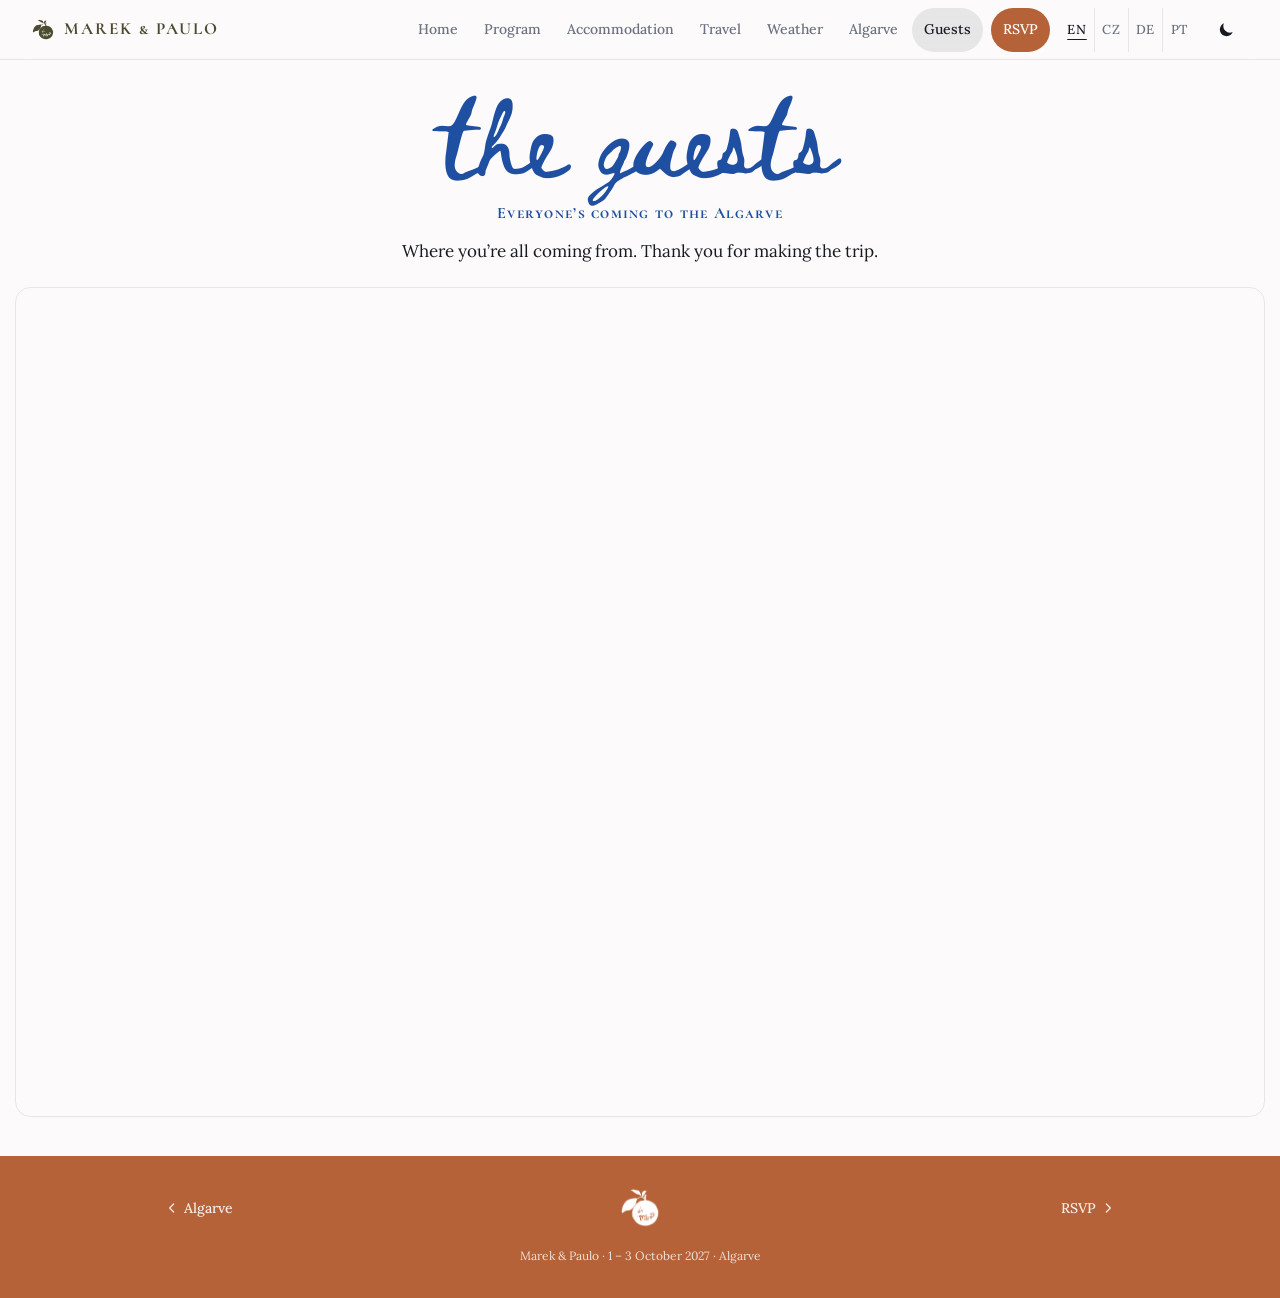
<file: map.html>
<!doctype html>
<html lang="en">
<head>
  <meta charset="utf-8">
  <meta name="viewport" content="width=device-width, initial-scale=1">
  <title>Guest map · Marek &amp; Paulo</title>
  <meta name="description" content="We&rsquo;re getting married in Tavira, Algarve, on 1&ndash;3 October 2027 &ndash; and we&rsquo;d love you to be there.">
  <meta property="og:type" content="website">
  <meta property="og:site_name" content="Marek &amp; Paulo">
  <meta property="og:title" content="Guest map &middot; Marek &amp; Paulo">
  <meta property="og:description" content="We&rsquo;re getting married in Tavira, Algarve, on 1&ndash;3 October 2027 &ndash; and we&rsquo;d love you to be there.">
  <meta property="og:url" content="https://marekandpaulo.com/map.html">
  <meta property="og:image" content="https://marekandpaulo.com/assets/og-image.jpg">
  <meta property="og:image:width" content="1200">
  <meta property="og:image:height" content="630">
  <meta property="og:image:alt" content="Marek &amp; Paulo, 1 &ndash; 3 October 2027, over a watercolour of three whitewashed Algarve houses">
  <meta name="twitter:card" content="summary_large_image">
  <link rel="icon" href="favicon.ico" sizes="48x48">
  <link rel="icon" href="favicon.svg" type="image/svg+xml">
  <link rel="icon" href="assets/icon-192.png" type="image/png" sizes="192x192">
  <link rel="apple-touch-icon" href="apple-touch-icon.png">
  <link rel="preconnect" href="https://fonts.googleapis.com">
  <link rel="preconnect" href="https://fonts.gstatic.com" crossorigin>
  <link href="https://fonts.googleapis.com/css2?family=Beth+Ellen&family=Cormorant+SC:wght@700&family=Lora:ital,wght@0,400;0,600;1,400&display=swap" rel="stylesheet">
  <link rel="stylesheet" href="css/style.css?v=117">
  <script>
    (function () {
      var saved = null;
      try { saved = localStorage.getItem('theme'); } catch (e) {}
      var night = saved ? saved === 'night'
        : window.matchMedia && matchMedia('(prefers-color-scheme: dark)').matches;
      document.documentElement.dataset.theme = night ? 'night' : 'day';
    })();
  </script>
</head>
<body class="map-page">
  <svg class="ico-defs" width="0" height="0" aria-hidden="true" focusable="false"><defs><filter id="ink" x="-10%" y="-10%" width="120%" height="120%"><feTurbulence type="fractalNoise" baseFrequency=".12" numOctaves="1" seed="4"/><feDisplacementMap in="SourceGraphic" scale=".55" xChannelSelector="R" yChannelSelector="G"/></filter><filter id="wash" x="-25%" y="-25%" width="150%" height="150%"><feTurbulence type="fractalNoise" baseFrequency=".14" numOctaves="2" seed="9"/><feDisplacementMap in="SourceGraphic" scale="3.4" xChannelSelector="R" yChannelSelector="G"/><feGaussianBlur stdDeviation=".3" result="b"/><feMorphology in="b" operator="erode" radius=".8" result="inner"/><feComposite in="b" in2="inner" operator="out" result="rim"/><feMerge><feMergeNode in="b"/><feMergeNode in="rim"/></feMerge></filter></defs></svg>
  <header class="nav">
    <a class="brand" href="index.html"><span class="mark" aria-hidden="true"></span>Marek &amp; Paulo</a>
    <nav class="nav-links" id="nav-links" aria-label="Pages">
      <a href="index.html">Home</a>
      <a href="program.html">Program</a>
      <a href="accommodation.html">Accommodation</a>
      <a href="travel.html">Travel</a>
      <a href="weather.html">Weather</a>
      <a href="location.html">Algarve</a>
      <a href="map.html">Guests</a>
      <a class="nav-cta" href="rsvp.html">RSVP</a>
      <div class="lang" role="group" aria-label="Language">
        <button type="button" data-lang="en" lang="en" aria-label="English" aria-pressed="true">EN</button>
        <button type="button" data-lang="cs" lang="cs" aria-label="Čeština" aria-pressed="false">CZ</button>
        <button type="button" data-lang="de" lang="de" aria-label="Deutsch" aria-pressed="false">DE</button>
        <button type="button" data-lang="pt" lang="pt" aria-label="Português" aria-pressed="false">PT</button>
      </div>
    </nav>
    <button class="icon-btn theme-toggle" type="button" aria-pressed="false" aria-label="Switch to night">
      <svg class="i-moon" viewBox="0 0 24 24" aria-hidden="true"><path d="M20 14.5A8 8 0 0 1 9.5 4a8 8 0 1 0 10.5 10.5Z"/></svg>
      <svg class="i-sun" viewBox="0 0 24 24" aria-hidden="true"><circle cx="12" cy="12" r="4"/><path d="M12 2.5v2M12 19.5v2M2.5 12h2M19.5 12h2M5.3 5.3l1.4 1.4M17.3 17.3l1.4 1.4M5.3 18.7l1.4-1.4M17.3 6.7l1.4-1.4"/></svg>
    </button>
    <button class="icon-btn menu-toggle" type="button" aria-expanded="false" aria-controls="nav-links" aria-label="Menu">
      <svg viewBox="0 0 24 24" aria-hidden="true"><path d="M4 8h16M4 16h16"/></svg>
    </button>
  </header>
  <main>
    <div class="map-head inv" style="--topic:#1f4fa0">
      <h1 class="script">the guests</h1>
      <p class="sc">Everyone&rsquo;s coming to the Algarve</p>
    </div>
    <div class="guests-intro prose" style="--topic:#1f4fa0">
      <p>Where you&rsquo;re all coming from. Thank you for making the trip.</p>
    </div>
    <div class="map-embed">
      <iframe src="https://hoffmma5.github.io/wedding-map/" title="Map of where our wedding guests come from" loading="lazy" allow="fullscreen"></iframe>
    </div>
  </main>
  <footer class="street">
    <nav class="pager" aria-label="Previous and next page">
      <a class="prev" href="location.html"><svg viewBox="0 0 24 24" aria-hidden="true"><path d="m14.5 6-6 6 6 6"/></svg>Algarve</a>
      <a class="street-view" href="index.html" title="Back to the village" aria-label="Back to the village">
      <span class="mark foot-mark" aria-hidden="true"></span>
      </a>
      <a class="next" href="rsvp.html">RSVP<svg viewBox="0 0 24 24" aria-hidden="true"><path d="m9.5 6 6 6-6 6"/></svg></a>
    </nav>
    <p class="foot">Marek &amp; Paulo &middot; 1 &ndash; 3 October 2027 &middot; Algarve</p>
  </footer>
  <script src="js/site.js?v=15"></script>
  <script src="js/eggs.js?v=11"></script>
</body>
</html>
</file>
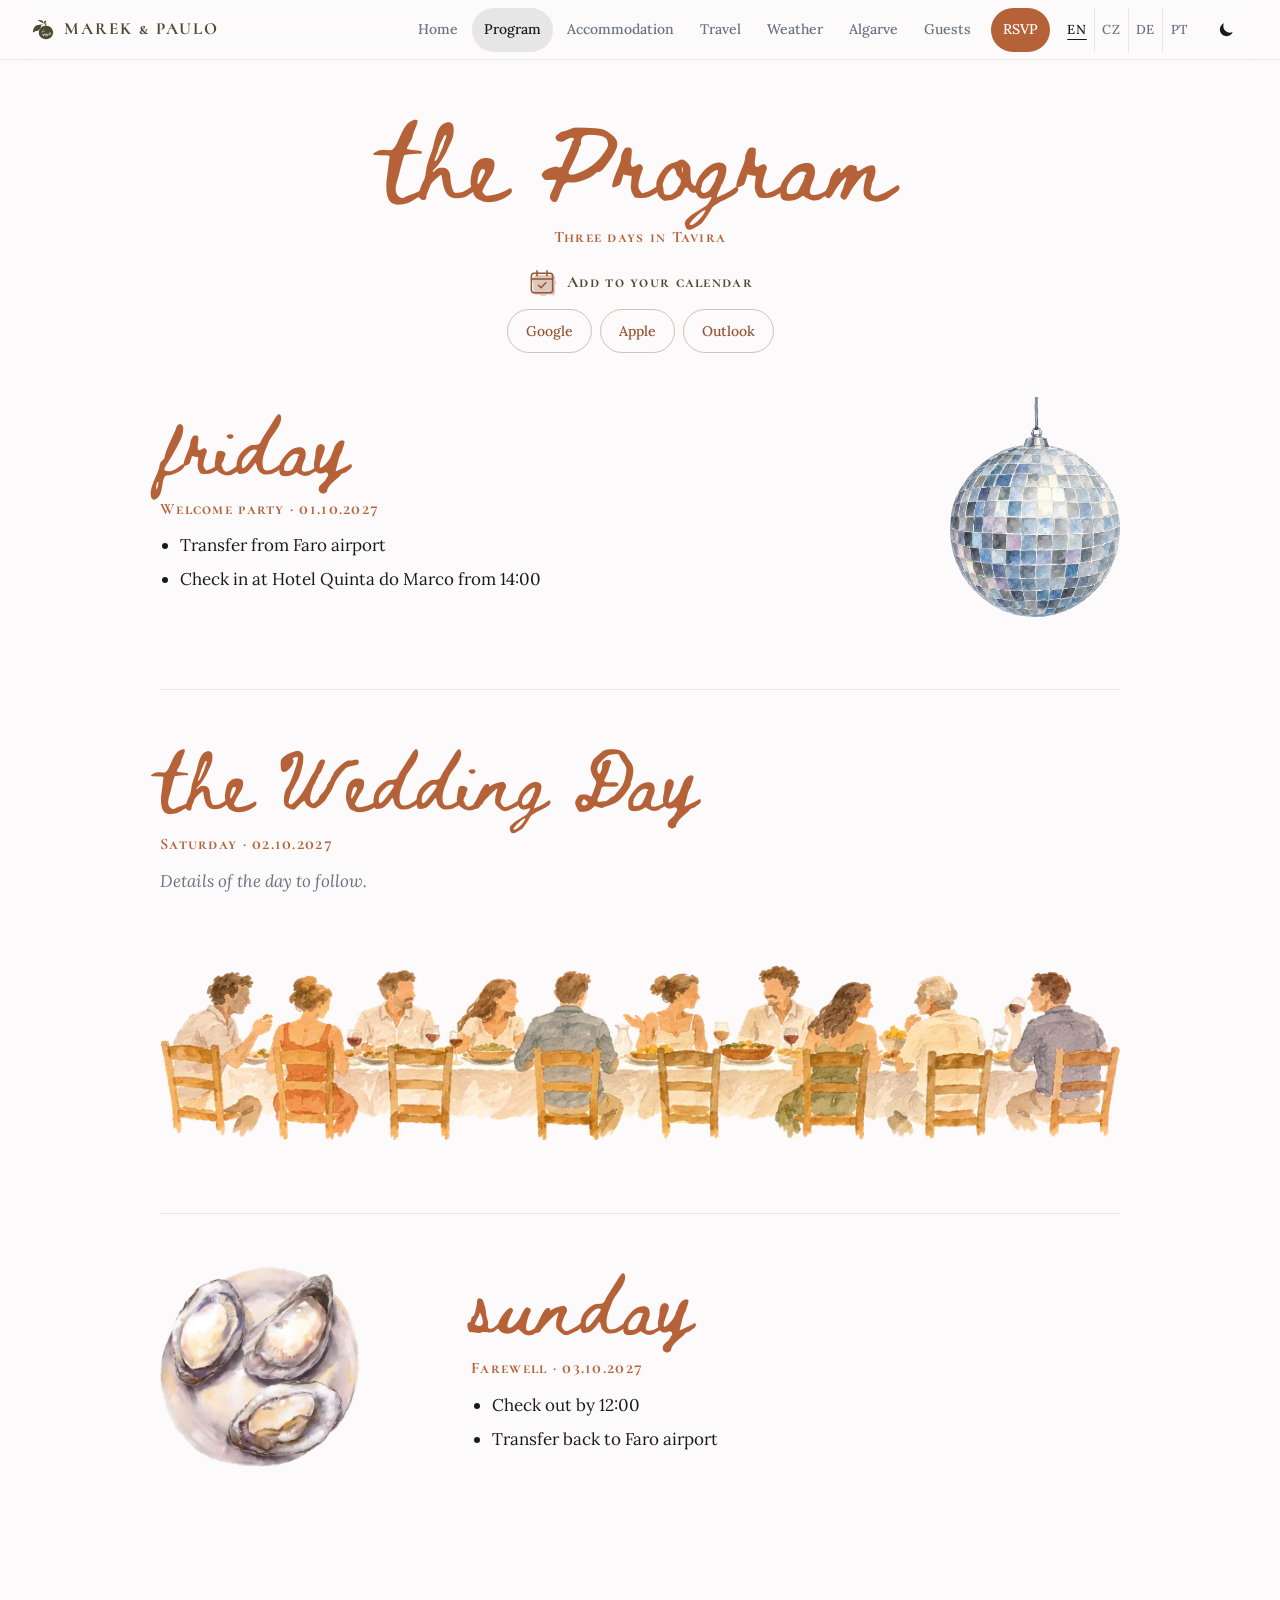
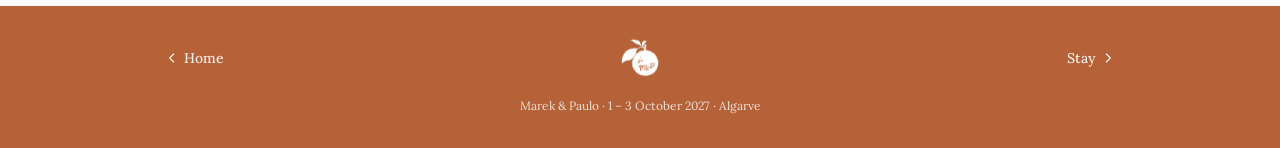
<file: program.html>
<!doctype html>
<html lang="en">
<head>
  <meta charset="utf-8">
  <meta name="viewport" content="width=device-width, initial-scale=1">
  <title>Program · Marek &amp; Paulo</title>
  <meta name="description" content="We&rsquo;re getting married in Tavira, Algarve, on 1&ndash;3 October 2027 &ndash; and we&rsquo;d love you to be there.">
  <meta property="og:type" content="website">
  <meta property="og:site_name" content="Marek &amp; Paulo">
  <meta property="og:title" content="Program &middot; Marek &amp; Paulo">
  <meta property="og:description" content="We&rsquo;re getting married in Tavira, Algarve, on 1&ndash;3 October 2027 &ndash; and we&rsquo;d love you to be there.">
  <meta property="og:url" content="https://marekandpaulo.com/program.html">
  <meta property="og:image" content="https://marekandpaulo.com/assets/og-image.jpg">
  <meta property="og:image:width" content="1200">
  <meta property="og:image:height" content="630">
  <meta property="og:image:alt" content="Marek &amp; Paulo, 1 &ndash; 3 October 2027, over a watercolour of three whitewashed Algarve houses">
  <meta name="twitter:card" content="summary_large_image">
  <link rel="icon" href="favicon.ico" sizes="48x48">
  <link rel="icon" href="favicon.svg" type="image/svg+xml">
  <link rel="icon" href="assets/icon-192.png" type="image/png" sizes="192x192">
  <link rel="apple-touch-icon" href="apple-touch-icon.png">
  <link rel="preconnect" href="https://fonts.googleapis.com">
  <link rel="preconnect" href="https://fonts.gstatic.com" crossorigin>
  <link href="https://fonts.googleapis.com/css2?family=Beth+Ellen&family=Cormorant+SC:wght@700&family=Lora:ital,wght@0,400;0,600;1,400&display=swap" rel="stylesheet">
  <link rel="stylesheet" href="css/style.css?v=117">
  <script>
    (function () {
      var saved = null;
      try { saved = localStorage.getItem('theme'); } catch (e) {}
      var night = saved ? saved === 'night'
        : window.matchMedia && matchMedia('(prefers-color-scheme: dark)').matches;
      document.documentElement.dataset.theme = night ? 'night' : 'day';
    })();
  </script>
</head>
<body>
  <svg class="ico-defs" width="0" height="0" aria-hidden="true" focusable="false"><defs><filter id="ink" x="-10%" y="-10%" width="120%" height="120%"><feTurbulence type="fractalNoise" baseFrequency=".12" numOctaves="1" seed="4"/><feDisplacementMap in="SourceGraphic" scale=".55" xChannelSelector="R" yChannelSelector="G"/></filter><filter id="wash" x="-25%" y="-25%" width="150%" height="150%"><feTurbulence type="fractalNoise" baseFrequency=".14" numOctaves="2" seed="9"/><feDisplacementMap in="SourceGraphic" scale="3.4" xChannelSelector="R" yChannelSelector="G"/><feGaussianBlur stdDeviation=".3" result="b"/><feMorphology in="b" operator="erode" radius=".8" result="inner"/><feComposite in="b" in2="inner" operator="out" result="rim"/><feMerge><feMergeNode in="b"/><feMergeNode in="rim"/></feMerge></filter></defs></svg>
  <header class="nav">
    <a class="brand" href="index.html"><span class="mark" aria-hidden="true"></span>Marek &amp; Paulo</a>
    <nav class="nav-links" id="nav-links" aria-label="Pages">
      <a href="index.html">Home</a>
      <a href="program.html">Program</a>
      <a href="accommodation.html">Accommodation</a>
      <a href="travel.html">Travel</a>
      <a href="weather.html">Weather</a>
      <a href="location.html">Algarve</a>
      <a href="map.html">Guests</a>
      <a class="nav-cta" href="rsvp.html">RSVP</a>
      <div class="lang" role="group" aria-label="Language">
        <button type="button" data-lang="en" lang="en" aria-label="English" aria-pressed="true">EN</button>
        <button type="button" data-lang="cs" lang="cs" aria-label="Čeština" aria-pressed="false">CZ</button>
        <button type="button" data-lang="de" lang="de" aria-label="Deutsch" aria-pressed="false">DE</button>
        <button type="button" data-lang="pt" lang="pt" aria-label="Português" aria-pressed="false">PT</button>
      </div>
    </nav>
    <button class="icon-btn theme-toggle" type="button" aria-pressed="false" aria-label="Switch to night">
      <svg class="i-moon" viewBox="0 0 24 24" aria-hidden="true"><path d="M20 14.5A8 8 0 0 1 9.5 4a8 8 0 1 0 10.5 10.5Z"/></svg>
      <svg class="i-sun" viewBox="0 0 24 24" aria-hidden="true"><circle cx="12" cy="12" r="4"/><path d="M12 2.5v2M12 19.5v2M2.5 12h2M19.5 12h2M5.3 5.3l1.4 1.4M17.3 17.3l1.4 1.4M5.3 18.7l1.4-1.4M17.3 6.7l1.4-1.4"/></svg>
    </button>
    <button class="icon-btn menu-toggle" type="button" aria-expanded="false" aria-controls="nav-links" aria-label="Menu">
      <svg viewBox="0 0 24 24" aria-hidden="true"><path d="M4 8h16M4 16h16"/></svg>
    </button>
  </header>
  <main class="page inv" style="--topic:#b66238">
    <header class="inv-head">
      <h1 class="script">the Program</h1>
      <p class="sc">Three days in Tavira</p>
    </header>
    <div class="add-cal">
      <span class="add-cal-label"><svg class="ico" viewBox="0 0 24 24" aria-hidden="true"><g class="wash" transform="translate(1.8 1.5)"><rect  x="3.5" y="5" width="17" height="15.5" rx="2"/></g><g class="line"><rect class="f" x="3.5" y="5" width="17" height="15.5" rx="2"/><path d="M3.5 9.5h17M8 3v4M16 3v4"/><path d="m9.2 14.6 2 2 3.8-4"/></g></svg><span class="sc">Add to your calendar</span></span>
      <span class="add-cal-links">
        <a href="https://calendar.google.com/calendar/render?action=TEMPLATE&amp;text=Marek%20%26%20Paulo%27s%20wedding&amp;dates=20271001T130000Z%2F20271003T110000Z&amp;location=Hotel%20Rural%20Quinta%20do%20Marco%2C%20S%C3%ADtio%20do%20Marco%20632A%2C%208800-164%20Santa%20Catarina%20da%20Fonte%20do%20Bispo%2C%20Tavira%2C%20Portugal&amp;details=Three%20days%20in%20Tavira%2C%20Algarve.%20Check%20in%20from%2014%3A00%20on%20Friday%2C%20check%20out%20by%2012%3A00%20on%20Sunday.%20Program%2C%20stay%20and%20travel%3A%20https%3A%2F%2Fmarekandpaulo.com%2F" target="_blank" rel="noopener">Google</a>
        <a href="assets/marek-paulo-wedding.ics" download>Apple</a>
        <a href="https://outlook.live.com/calendar/0/deeplink/compose?path=%2Fcalendar%2Faction%2Fcompose&amp;rru=addevent&amp;subject=Marek%20%26%20Paulo%27s%20wedding&amp;startdt=2027-10-01T13%3A00%3A00Z&amp;enddt=2027-10-03T11%3A00%3A00Z&amp;location=Hotel%20Rural%20Quinta%20do%20Marco%2C%20S%C3%ADtio%20do%20Marco%20632A%2C%208800-164%20Santa%20Catarina%20da%20Fonte%20do%20Bispo%2C%20Tavira%2C%20Portugal&amp;body=Three%20days%20in%20Tavira%2C%20Algarve.%20Check%20in%20from%2014%3A00%20on%20Friday%2C%20check%20out%20by%2012%3A00%20on%20Sunday.%20Program%2C%20stay%20and%20travel%3A%20https%3A%2F%2Fmarekandpaulo.com%2F" target="_blank" rel="noopener">Outlook</a>
      </span>
    </div>

    <article class="day">
      <div class="prose">
        <h2 class="script">friday</h2>
        <p class="sc">Welcome party &middot; 01.10.2027</p>
        <ul>
          <li>Transfer from Faro airport</li>
          <li>Check in at Hotel Quinta do Marco from 14:00</li>
        </ul>
      </div>
      <img class="day-art disco" src="assets/art/disco-ball.webp" alt="Disco ball" title="Give it a spin" tabindex="0" role="button" width="337" height="436" style="--art:170px">
    </article>

    <article class="day full">
      <div class="prose">
        <h2 class="script">the Wedding Day</h2>
        <p class="sc">Saturday &middot; 02.10.2027</p>
        <p class="tbc">Details of the day to follow.</p>
      </div>
      <img src="assets/art/long-table.webp" alt="Watercolour of guests at a long dinner table" width="1061" height="194" style="width:100%;height:auto">
    </article>

    <article class="day flip">
      <div class="prose">
        <h2 class="script">sunday</h2>
        <p class="sc">Farewell &middot; 03.10.2027</p>
        <ul>
          <li>Check out by 12:00</li>
          <li>Transfer back to Faro airport</li>
        </ul>
      </div>
      <img class="day-art" src="assets/art/oysters.webp" alt="" width="520" height="522" style="--art:200px">
    </article>
  </main>
  <footer class="street">
    <nav class="pager" aria-label="Previous and next page">
      <a class="prev" href="index.html"><svg viewBox="0 0 24 24" aria-hidden="true"><path d="m14.5 6-6 6 6 6"/></svg>Home</a>
      <a class="street-view" href="index.html" title="Back to the village" aria-label="Back to the village">
      <span class="mark foot-mark" aria-hidden="true"></span>
      </a>
      <a class="next" href="accommodation.html">Stay<svg viewBox="0 0 24 24" aria-hidden="true"><path d="m9.5 6 6 6-6 6"/></svg></a>
    </nav>
    <p class="foot">Marek &amp; Paulo &middot; 1 &ndash; 3 October 2027 &middot; Algarve</p>
  </footer>
  <script src="js/site.js?v=15"></script>
  <script src="js/eggs.js?v=11"></script>
</body>
</html>
</file>
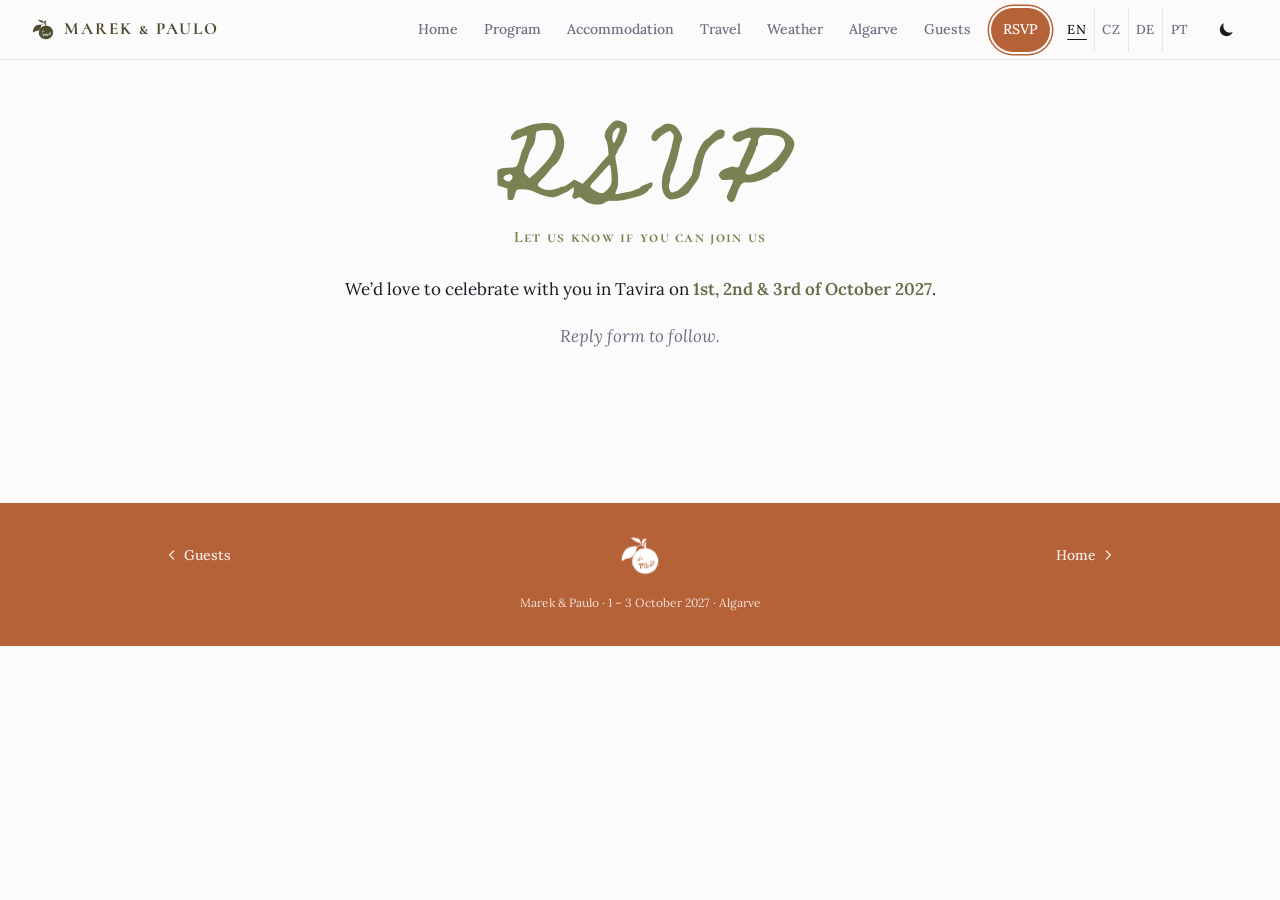
<file: rsvp.html>
<!doctype html>
<html lang="en">
<head>
  <meta charset="utf-8">
  <meta name="viewport" content="width=device-width, initial-scale=1">
  <title>RSVP · Marek &amp; Paulo</title>
  <meta name="description" content="We&rsquo;re getting married in Tavira, Algarve, on 1&ndash;3 October 2027 &ndash; and we&rsquo;d love you to be there.">
  <meta property="og:type" content="website">
  <meta property="og:site_name" content="Marek &amp; Paulo">
  <meta property="og:title" content="RSVP &middot; Marek &amp; Paulo">
  <meta property="og:description" content="We&rsquo;re getting married in Tavira, Algarve, on 1&ndash;3 October 2027 &ndash; and we&rsquo;d love you to be there.">
  <meta property="og:url" content="https://marekandpaulo.com/rsvp.html">
  <meta property="og:image" content="https://marekandpaulo.com/assets/og-image.jpg">
  <meta property="og:image:width" content="1200">
  <meta property="og:image:height" content="630">
  <meta property="og:image:alt" content="Marek &amp; Paulo, 1 &ndash; 3 October 2027, over a watercolour of three whitewashed Algarve houses">
  <meta name="twitter:card" content="summary_large_image">
  <link rel="icon" href="favicon.ico" sizes="48x48">
  <link rel="icon" href="favicon.svg" type="image/svg+xml">
  <link rel="icon" href="assets/icon-192.png" type="image/png" sizes="192x192">
  <link rel="apple-touch-icon" href="apple-touch-icon.png">
  <link rel="preconnect" href="https://fonts.googleapis.com">
  <link rel="preconnect" href="https://fonts.gstatic.com" crossorigin>
  <link href="https://fonts.googleapis.com/css2?family=Beth+Ellen&family=Cormorant+SC:wght@700&family=Lora:ital,wght@0,400;0,600;1,400&display=swap" rel="stylesheet">
  <link rel="stylesheet" href="css/style.css?v=117">
  <script>
    (function () {
      var saved = null;
      try { saved = localStorage.getItem('theme'); } catch (e) {}
      var night = saved ? saved === 'night'
        : window.matchMedia && matchMedia('(prefers-color-scheme: dark)').matches;
      document.documentElement.dataset.theme = night ? 'night' : 'day';
    })();
  </script>
</head>
<body>
  <svg class="ico-defs" width="0" height="0" aria-hidden="true" focusable="false"><defs><filter id="ink" x="-10%" y="-10%" width="120%" height="120%"><feTurbulence type="fractalNoise" baseFrequency=".12" numOctaves="1" seed="4"/><feDisplacementMap in="SourceGraphic" scale=".55" xChannelSelector="R" yChannelSelector="G"/></filter><filter id="wash" x="-25%" y="-25%" width="150%" height="150%"><feTurbulence type="fractalNoise" baseFrequency=".14" numOctaves="2" seed="9"/><feDisplacementMap in="SourceGraphic" scale="3.4" xChannelSelector="R" yChannelSelector="G"/><feGaussianBlur stdDeviation=".3" result="b"/><feMorphology in="b" operator="erode" radius=".8" result="inner"/><feComposite in="b" in2="inner" operator="out" result="rim"/><feMerge><feMergeNode in="b"/><feMergeNode in="rim"/></feMerge></filter></defs></svg>
  <header class="nav">
    <a class="brand" href="index.html"><span class="mark" aria-hidden="true"></span>Marek &amp; Paulo</a>
    <nav class="nav-links" id="nav-links" aria-label="Pages">
      <a href="index.html">Home</a>
      <a href="program.html">Program</a>
      <a href="accommodation.html">Accommodation</a>
      <a href="travel.html">Travel</a>
      <a href="weather.html">Weather</a>
      <a href="location.html">Algarve</a>
      <a href="map.html">Guests</a>
      <a class="nav-cta" href="rsvp.html">RSVP</a>
      <div class="lang" role="group" aria-label="Language">
        <button type="button" data-lang="en" lang="en" aria-label="English" aria-pressed="true">EN</button>
        <button type="button" data-lang="cs" lang="cs" aria-label="Čeština" aria-pressed="false">CZ</button>
        <button type="button" data-lang="de" lang="de" aria-label="Deutsch" aria-pressed="false">DE</button>
        <button type="button" data-lang="pt" lang="pt" aria-label="Português" aria-pressed="false">PT</button>
      </div>
    </nav>
    <button class="icon-btn theme-toggle" type="button" aria-pressed="false" aria-label="Switch to night">
      <svg class="i-moon" viewBox="0 0 24 24" aria-hidden="true"><path d="M20 14.5A8 8 0 0 1 9.5 4a8 8 0 1 0 10.5 10.5Z"/></svg>
      <svg class="i-sun" viewBox="0 0 24 24" aria-hidden="true"><circle cx="12" cy="12" r="4"/><path d="M12 2.5v2M12 19.5v2M2.5 12h2M19.5 12h2M5.3 5.3l1.4 1.4M17.3 17.3l1.4 1.4M5.3 18.7l1.4-1.4M17.3 6.7l1.4-1.4"/></svg>
    </button>
    <button class="icon-btn menu-toggle" type="button" aria-expanded="false" aria-controls="nav-links" aria-label="Menu">
      <svg viewBox="0 0 24 24" aria-hidden="true"><path d="M4 8h16M4 16h16"/></svg>
    </button>
  </header>
  <main class="page inv" style="--topic:#7b8152">
    <header class="inv-head">
      <h1 class="script">RSVP</h1>
      <p class="sc">Let us know if you can join us</p>
    </header>
    <div class="prose center">
      <p>We&rsquo;d love to celebrate with you in Tavira on <strong>1st, 2nd &amp; 3rd of October 2027</strong>.</p>
      <p class="tbc">Reply form to follow.</p>
    </div>
  </main>
  <footer class="street">
    <nav class="pager" aria-label="Previous and next page">
      <a class="prev" href="map.html"><svg viewBox="0 0 24 24" aria-hidden="true"><path d="m14.5 6-6 6 6 6"/></svg>Guests</a>
      <a class="street-view" href="index.html" title="Back to the village" aria-label="Back to the village">
      <span class="mark foot-mark" aria-hidden="true"></span>
      </a>
      <a class="next" href="index.html">Home<svg viewBox="0 0 24 24" aria-hidden="true"><path d="m9.5 6 6 6-6 6"/></svg></a>
    </nav>
    <p class="foot">Marek &amp; Paulo &middot; 1 &ndash; 3 October 2027 &middot; Algarve</p>
  </footer>
  <script src="js/site.js?v=15"></script>
  <script src="js/eggs.js?v=11"></script>
</body>
</html>
</file>
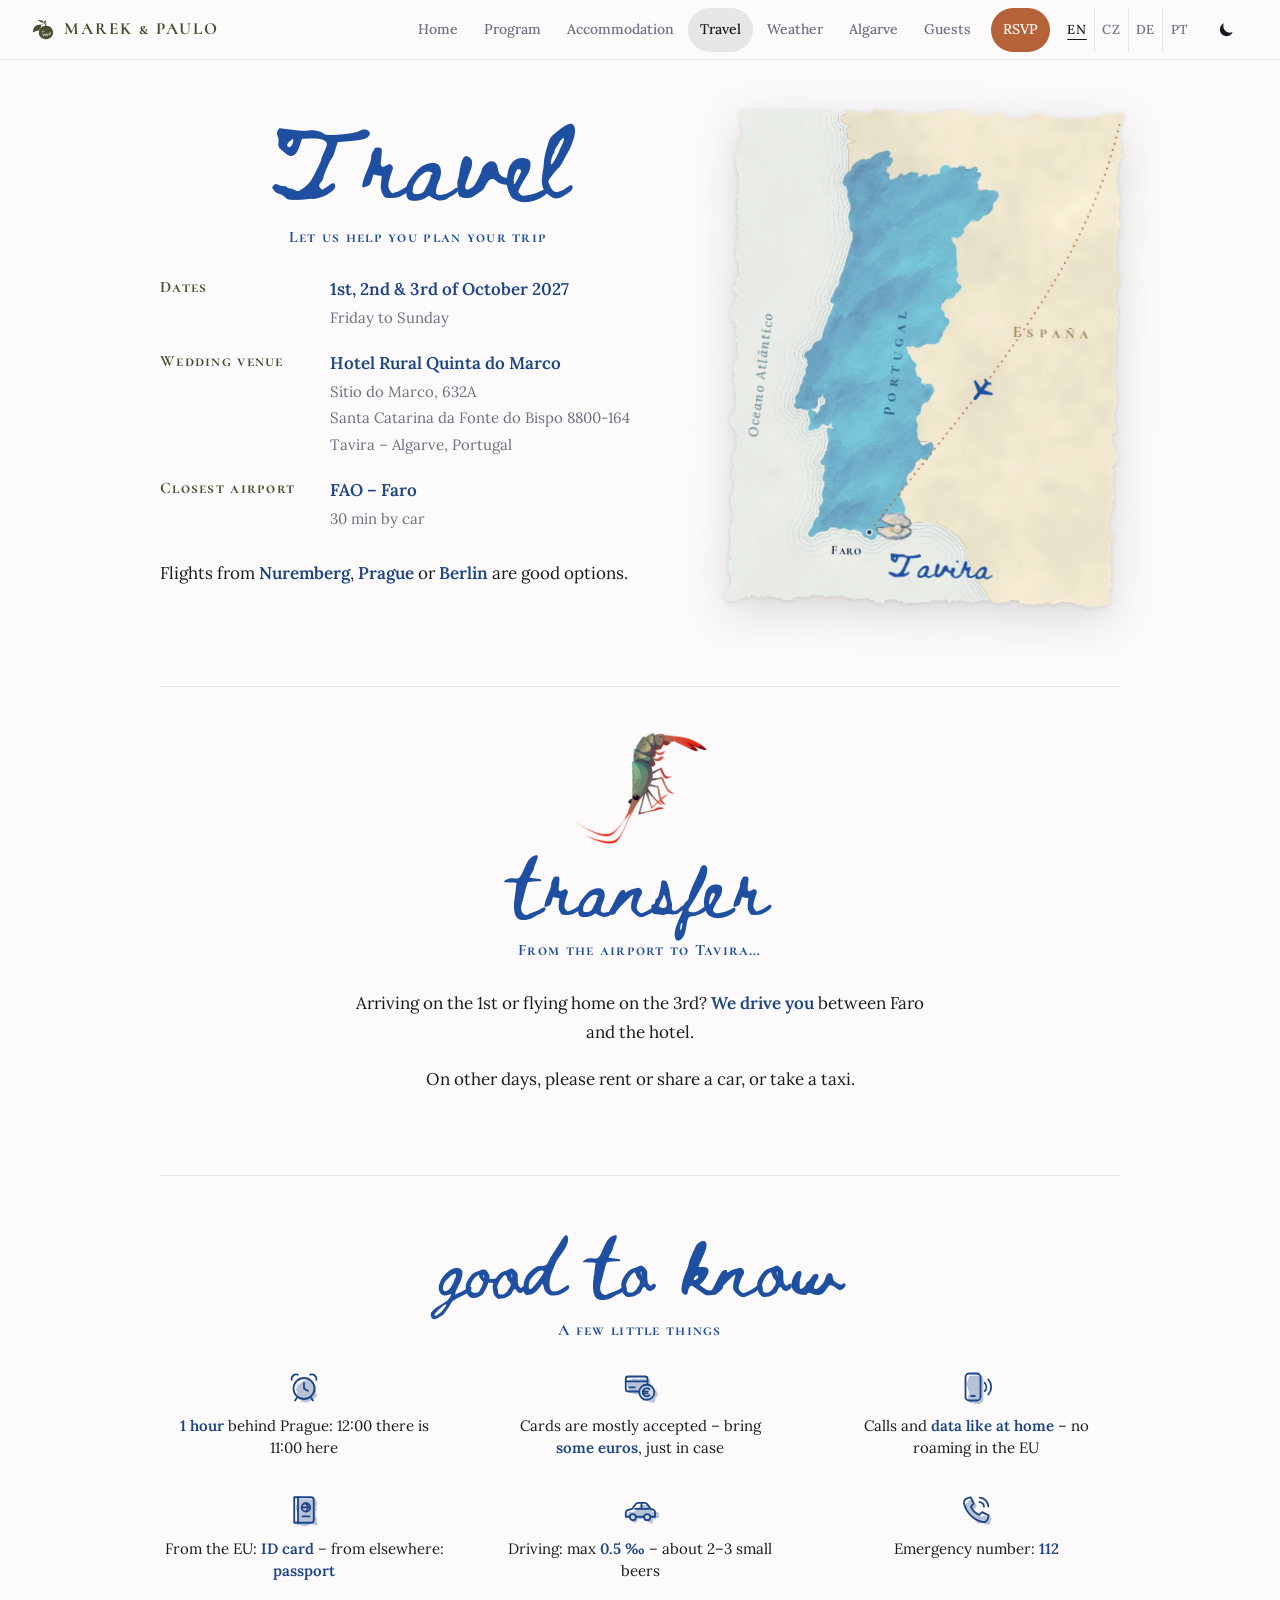
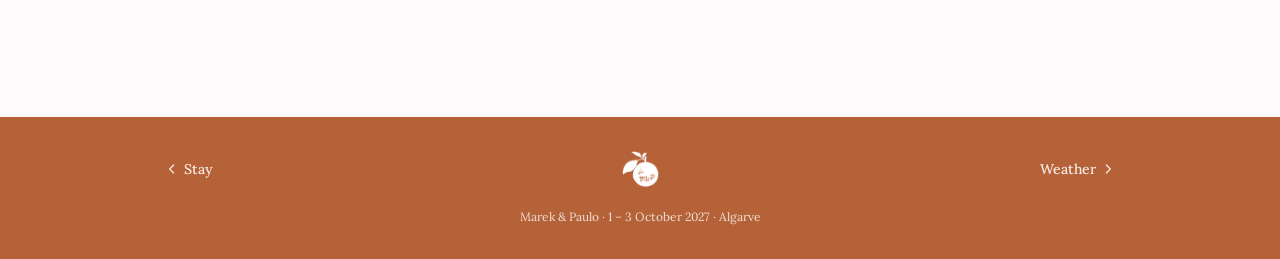
<file: travel.html>
<!doctype html>
<html lang="en">
<head>
  <meta charset="utf-8">
  <meta name="viewport" content="width=device-width, initial-scale=1">
  <title>Travel · Marek &amp; Paulo</title>
  <meta name="description" content="We&rsquo;re getting married in Tavira, Algarve, on 1&ndash;3 October 2027 &ndash; and we&rsquo;d love you to be there.">
  <meta property="og:type" content="website">
  <meta property="og:site_name" content="Marek &amp; Paulo">
  <meta property="og:title" content="Travel &middot; Marek &amp; Paulo">
  <meta property="og:description" content="We&rsquo;re getting married in Tavira, Algarve, on 1&ndash;3 October 2027 &ndash; and we&rsquo;d love you to be there.">
  <meta property="og:url" content="https://marekandpaulo.com/travel.html">
  <meta property="og:image" content="https://marekandpaulo.com/assets/og-image.jpg">
  <meta property="og:image:width" content="1200">
  <meta property="og:image:height" content="630">
  <meta property="og:image:alt" content="Marek &amp; Paulo, 1 &ndash; 3 October 2027, over a watercolour of three whitewashed Algarve houses">
  <meta name="twitter:card" content="summary_large_image">
  <link rel="icon" href="favicon.ico" sizes="48x48">
  <link rel="icon" href="favicon.svg" type="image/svg+xml">
  <link rel="icon" href="assets/icon-192.png" type="image/png" sizes="192x192">
  <link rel="apple-touch-icon" href="apple-touch-icon.png">
  <link rel="preconnect" href="https://fonts.googleapis.com">
  <link rel="preconnect" href="https://fonts.gstatic.com" crossorigin>
  <link href="https://fonts.googleapis.com/css2?family=Beth+Ellen&family=Cormorant+SC:wght@700&family=Lora:ital,wght@0,400;0,600;1,400&display=swap" rel="stylesheet">
  <link rel="stylesheet" href="css/style.css?v=117">
  <script>
    (function () {
      var saved = null;
      try { saved = localStorage.getItem('theme'); } catch (e) {}
      var night = saved ? saved === 'night'
        : window.matchMedia && matchMedia('(prefers-color-scheme: dark)').matches;
      document.documentElement.dataset.theme = night ? 'night' : 'day';
    })();
  </script>
</head>
<body>
  <svg class="ico-defs" width="0" height="0" aria-hidden="true" focusable="false"><defs><filter id="ink" x="-10%" y="-10%" width="120%" height="120%"><feTurbulence type="fractalNoise" baseFrequency=".12" numOctaves="1" seed="4"/><feDisplacementMap in="SourceGraphic" scale=".55" xChannelSelector="R" yChannelSelector="G"/></filter><filter id="wash" x="-25%" y="-25%" width="150%" height="150%"><feTurbulence type="fractalNoise" baseFrequency=".14" numOctaves="2" seed="9"/><feDisplacementMap in="SourceGraphic" scale="3.4" xChannelSelector="R" yChannelSelector="G"/><feGaussianBlur stdDeviation=".3" result="b"/><feMorphology in="b" operator="erode" radius=".8" result="inner"/><feComposite in="b" in2="inner" operator="out" result="rim"/><feMerge><feMergeNode in="b"/><feMergeNode in="rim"/></feMerge></filter></defs></svg>
  <header class="nav">
    <a class="brand" href="index.html"><span class="mark" aria-hidden="true"></span>Marek &amp; Paulo</a>
    <nav class="nav-links" id="nav-links" aria-label="Pages">
      <a href="index.html">Home</a>
      <a href="program.html">Program</a>
      <a href="accommodation.html">Accommodation</a>
      <a href="travel.html">Travel</a>
      <a href="weather.html">Weather</a>
      <a href="location.html">Algarve</a>
      <a href="map.html">Guests</a>
      <a class="nav-cta" href="rsvp.html">RSVP</a>
      <div class="lang" role="group" aria-label="Language">
        <button type="button" data-lang="en" lang="en" aria-label="English" aria-pressed="true">EN</button>
        <button type="button" data-lang="cs" lang="cs" aria-label="Čeština" aria-pressed="false">CZ</button>
        <button type="button" data-lang="de" lang="de" aria-label="Deutsch" aria-pressed="false">DE</button>
        <button type="button" data-lang="pt" lang="pt" aria-label="Português" aria-pressed="false">PT</button>
      </div>
    </nav>
    <button class="icon-btn theme-toggle" type="button" aria-pressed="false" aria-label="Switch to night">
      <svg class="i-moon" viewBox="0 0 24 24" aria-hidden="true"><path d="M20 14.5A8 8 0 0 1 9.5 4a8 8 0 1 0 10.5 10.5Z"/></svg>
      <svg class="i-sun" viewBox="0 0 24 24" aria-hidden="true"><circle cx="12" cy="12" r="4"/><path d="M12 2.5v2M12 19.5v2M2.5 12h2M19.5 12h2M5.3 5.3l1.4 1.4M17.3 17.3l1.4 1.4M5.3 18.7l1.4-1.4M17.3 6.7l1.4-1.4"/></svg>
    </button>
    <button class="icon-btn menu-toggle" type="button" aria-expanded="false" aria-controls="nav-links" aria-label="Menu">
      <svg viewBox="0 0 24 24" aria-hidden="true"><path d="M4 8h16M4 16h16"/></svg>
    </button>
  </header>
  <main class="page inv" style="--topic:#1f4fa0">
    <div class="inv-grid map-grid">
      <div>
      <header class="inv-head">
        <h1 class="script">Travel</h1>
        <p class="sc">Let us help you plan your trip</p>
      </header>
      <div class="prose">
        <dl class="facts-list">
          <div><dt class="sc">Dates</dt><dd><strong>1st, 2nd &amp; 3rd of October 2027</strong><span>Friday to Sunday</span></dd></div>
          <div><dt class="sc">Wedding venue</dt><dd><strong>Hotel Rural Quinta do Marco</strong><span>Sítio do Marco, 632A<br>
          Santa Catarina da Fonte do Bispo 8800-164<br>Tavira &ndash; Algarve, Portugal</span></dd></div>
          <div><dt class="sc">Closest airport</dt><dd><strong>FAO &ndash; Faro</strong><span>30 min by car</span></dd></div>
        </dl>
        <p>Flights from <strong>Nuremberg</strong>, <strong>Prague</strong> or <strong>Berlin</strong> are good options.</p>
      </div>
      </div>
      <div class="map-slot">
      <figure class="art map-art">
        <img src="assets/art/iberia-map.webp" alt="Map of Portugal and western Spain: Tavira is on the Algarve coast, just east of Faro airport" width="723" height="922">
        <svg class="map-labels" viewBox="0 0 723 922" aria-hidden="true">
          <path class="route" d="M712 24C650 320 430 560 268 784"/>
          <path class="plane" transform="translate(466 520) rotate(216) scale(2.2) translate(-12 -12)" d="M21 16v-2l-8-5V3.5c0-.83-.67-1.5-1.5-1.5S10 2.67 10 3.5V9l-8 5v2l8-2.5V19l-2 1.5V22l3.5-1 3.5 1v-1.5L13 19v-5.5l8 2.5z"/>
          <text class="country" transform="translate(316 470) rotate(-84)">Portugal</text>
          <text class="country es" x="598" y="420">España</text>
          <text class="sea" transform="translate(66 500) rotate(-84)">Oceano Atlântico</text>
          <circle class="town" cx="265" cy="788" r="5"/>
          <text class="town-name" x="252" y="830">Faro</text>
          <image href="assets/art/pearl.webp" x="276" y="750" width="68" height="51"/>
          <text class="tavira" x="300" y="868">Tavira</text>
        </svg>
      </figure>
      </div>
    </div>

    <section class="inv-section">
      <img class="vignette" src="assets/art/shrimp.webp" alt="" width="640" height="479">
      <header class="inv-head">
        <h2 class="script">transfer</h2>
        <p class="sc">From the airport to Tavira&hellip;</p>
      </header>
      <div class="prose center">
        <p>Arriving on the 1st or flying home on the 3rd? <strong>We drive you</strong> between Faro and the hotel.</p>
        <p>On other days, please rent or share a car, or take a taxi.</p>
      </div>
    </section>

    <section class="inv-section">
      <header class="inv-head">
        <h2 class="script">good to know</h2>
        <p class="sc">A few little things</p>
      </header>
      <ul class="tips">
        <li><svg class="ico" viewBox="0 0 24 24" aria-hidden="true"><g class="wash" transform="translate(1.8 1.5)"><circle  cx="12" cy="13" r="7"/></g><g class="line"><circle class="f" cx="12" cy="13" r="7"/><path d="M12 9.2V13l2.6 1.6M7.3 19.2l-1.3 1.8M16.7 19.2l1.3 1.8"/><path d="M3.8 7.2a3 3 0 0 1 4-3.4M20.2 7.2a3 3 0 0 0-4-3.4"/></g></svg><span><b>1 hour</b> behind Prague: 12:00 there is 11:00 here</span></li>
        <li><svg class="ico" viewBox="0 0 24 24" aria-hidden="true"><g class="wash" transform="translate(1.8 1.5)"><rect  x="2.5" y="5" width="14.5" height="10" rx="1.6"/><circle  cx="16.5" cy="15.5" r="5"/></g><g class="line"><rect class="f" x="2.5" y="5" width="14.5" height="10" rx="1.6"/><path d="M2.5 8.3h14.5M5 12.2h3.5"/><circle class="f bg" cx="16.5" cy="15.5" r="5"/><path d="M18.3 13.5a2.7 2.7 0 1 0 0 4M14 14.9h3.2M14 16.2h3.2"/></g></svg><span>Cards are mostly accepted &ndash; bring <b>some euros</b>, just in case</span></li>
        <li><svg class="ico" viewBox="0 0 24 24" aria-hidden="true"><g class="wash" transform="translate(1.8 1.5)"><rect  x="5" y="3" width="10" height="18" rx="2.4"/></g><g class="line"><rect class="f" x="5" y="3" width="10" height="18" rx="2.4"/><path d="M8.8 18h2.4"/><path d="M17.8 9.2a4.2 4.2 0 0 1 0 5.6M20.2 7a7.5 7.5 0 0 1 0 10"/></g></svg><span>Calls and <b>data like at home</b> &ndash; no roaming in the EU</span></li>
        <li><svg class="ico" viewBox="0 0 24 24" aria-hidden="true"><g class="wash" transform="translate(1.8 1.5)"><path  d="M5.5 3.5h11.2c1 0 1.8.8 1.8 1.8v13.4c0 1-.8 1.8-1.8 1.8H5.5Z"/></g><g class="line"><path class="f" d="M5.5 3.5h11.2c1 0 1.8.8 1.8 1.8v13.4c0 1-.8 1.8-1.8 1.8H5.5Z"/><path d="M8 3.5v17"/><circle cx="13.3" cy="10.3" r="2.8"/><path d="M10.5 10.3h5.6M13.3 7.5c.8.8 1.2 1.7 1.2 2.8s-.4 2-1.2 2.8M11 16.3h4.6"/></g></svg><span>From the EU: <b>ID card</b> &ndash; from elsewhere: <b>passport</b></span></li>
        <li><svg class="ico" viewBox="0 0 24 24" aria-hidden="true"><g class="wash" transform="translate(1.8 1.5)"><path  d="M2.5 16.5v-2.8c0-.8.5-1.4 1.2-1.6l3-.8 2.5-3.3c.4-.5 1-.8 1.6-.8h4.3c.7 0 1.3.3 1.7.9l2.4 3.3 1.6.4c.8.2 1.2.8 1.2 1.6v3.1Z"/><circle  cx="7.2" cy="16.8" r="2"/><circle  cx="16.8" cy="16.8" r="2"/></g><g class="line"><path class="f" d="M2.5 16.5v-2.8c0-.8.5-1.4 1.2-1.6l3-.8 2.5-3.3c.4-.5 1-.8 1.6-.8h4.3c.7 0 1.3.3 1.7.9l2.4 3.3 1.6.4c.8.2 1.2.8 1.2 1.6v3.1Z"/><path d="M8.7 11.2h9.1M13 8v3.2"/><circle class="f bg" cx="7.2" cy="16.8" r="2"/><circle class="f bg" cx="16.8" cy="16.8" r="2"/></g></svg><span>Driving: max <b>0.5&nbsp;&permil;</b> &ndash; about 2&ndash;3 small beers</span></li>
        <li><svg class="ico" viewBox="0 0 24 24" aria-hidden="true"><g class="wash" transform="translate(1.8 1.5)"><path  d="M8.4 3.5 6 4.2C4.4 4.7 3.6 6.4 4.1 8a17 17 0 0 0 11.9 11.9c1.6.5 3.3-.3 3.8-1.9l.7-2.4-4.4-2.2-1.9 1.9a11 11 0 0 1-5.6-5.6l1.9-1.9Z"/></g><g class="line"><path class="f" d="M8.4 3.5 6 4.2C4.4 4.7 3.6 6.4 4.1 8a17 17 0 0 0 11.9 11.9c1.6.5 3.3-.3 3.8-1.9l.7-2.4-4.4-2.2-1.9 1.9a11 11 0 0 1-5.6-5.6l1.9-1.9Z"/><path d="M14.5 3.8a6 6 0 0 1 5.7 5.7M14.2 6.7a3 3 0 0 1 3.1 3.1"/></g></svg><span>Emergency number: <b>112</b></span></li>
      </ul>
    </section>
  </main>
  <footer class="street">
    <nav class="pager" aria-label="Previous and next page">
      <a class="prev" href="accommodation.html"><svg viewBox="0 0 24 24" aria-hidden="true"><path d="m14.5 6-6 6 6 6"/></svg>Stay</a>
      <a class="street-view" href="index.html" title="Back to the village" aria-label="Back to the village">
      <span class="mark foot-mark" aria-hidden="true"></span>
      </a>
      <a class="next" href="weather.html">Weather<svg viewBox="0 0 24 24" aria-hidden="true"><path d="m9.5 6 6 6-6 6"/></svg></a>
    </nav>
    <p class="foot">Marek &amp; Paulo &middot; 1 &ndash; 3 October 2027 &middot; Algarve</p>
  </footer>
  <script src="js/site.js?v=15"></script>
  <script src="js/eggs.js?v=11"></script>
</body>
</html>
</file>
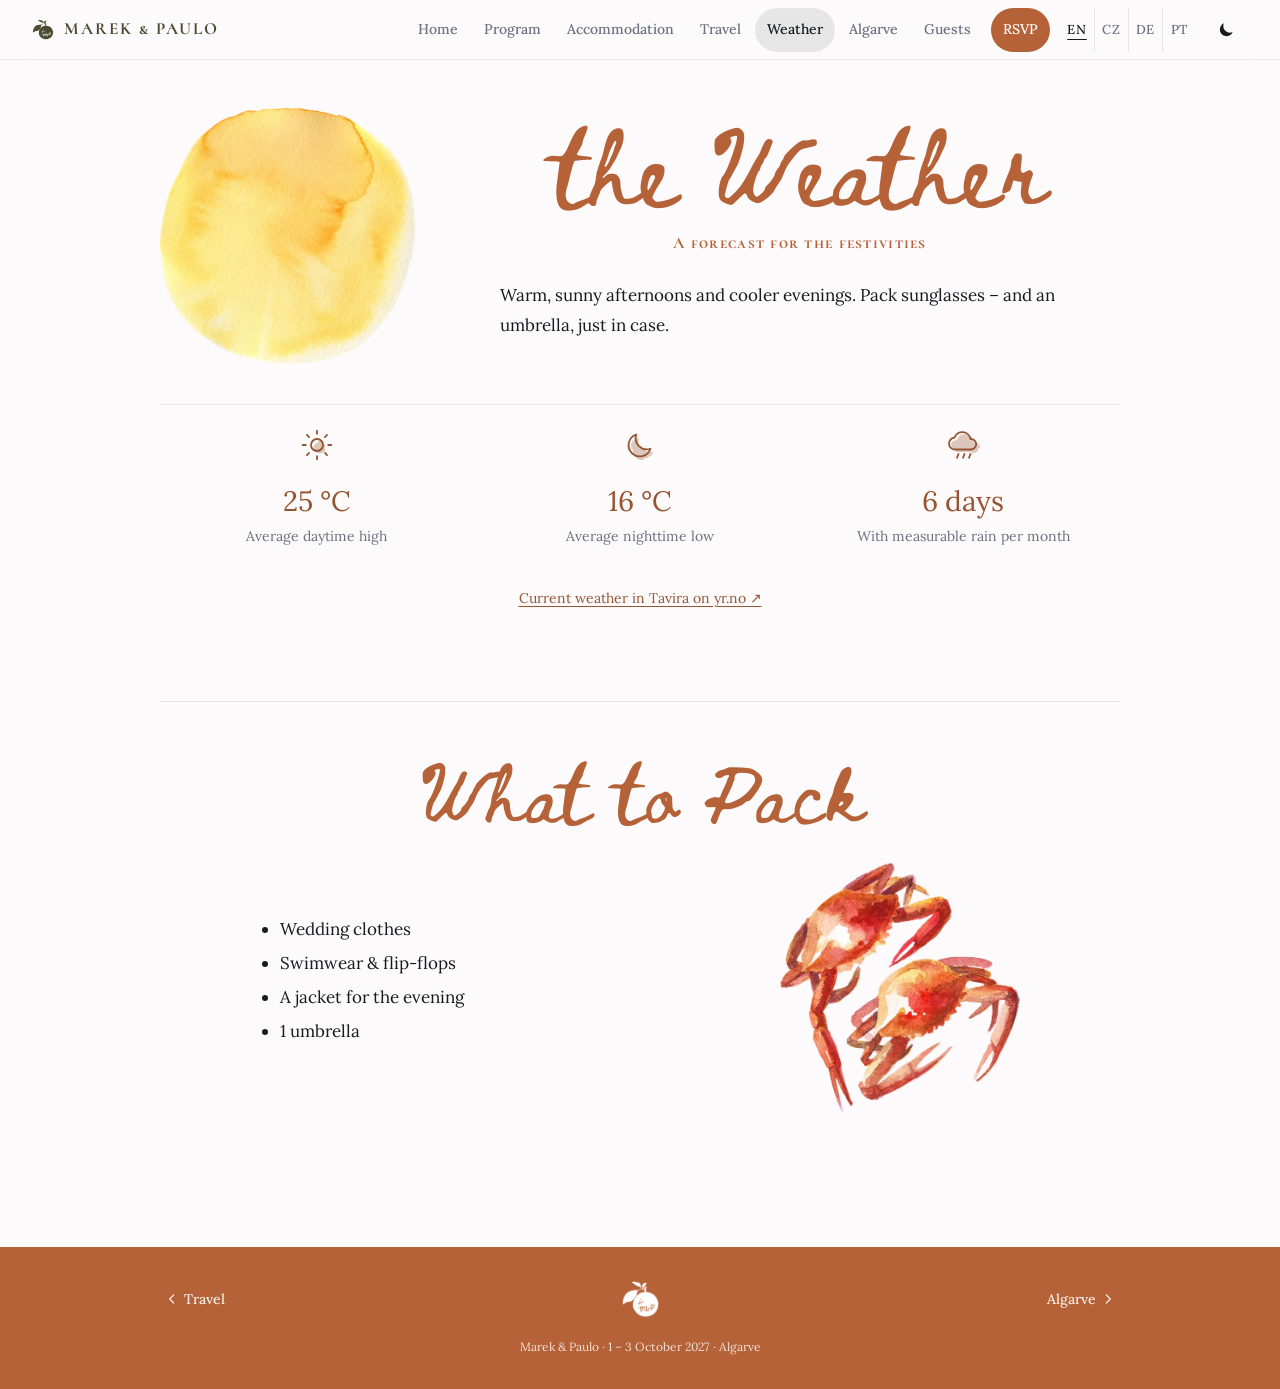
<file: weather.html>
<!doctype html>
<html lang="en">
<head>
  <meta charset="utf-8">
  <meta name="viewport" content="width=device-width, initial-scale=1">
  <title>Weather &amp; what to pack · Marek &amp; Paulo</title>
  <meta name="description" content="We&rsquo;re getting married in Tavira, Algarve, on 1&ndash;3 October 2027 &ndash; and we&rsquo;d love you to be there.">
  <meta property="og:type" content="website">
  <meta property="og:site_name" content="Marek &amp; Paulo">
  <meta property="og:title" content="Weather &amp; what to pack &middot; Marek &amp; Paulo">
  <meta property="og:description" content="We&rsquo;re getting married in Tavira, Algarve, on 1&ndash;3 October 2027 &ndash; and we&rsquo;d love you to be there.">
  <meta property="og:url" content="https://marekandpaulo.com/weather.html">
  <meta property="og:image" content="https://marekandpaulo.com/assets/og-image.jpg">
  <meta property="og:image:width" content="1200">
  <meta property="og:image:height" content="630">
  <meta property="og:image:alt" content="Marek &amp; Paulo, 1 &ndash; 3 October 2027, over a watercolour of three whitewashed Algarve houses">
  <meta name="twitter:card" content="summary_large_image">
  <link rel="icon" href="favicon.ico" sizes="48x48">
  <link rel="icon" href="favicon.svg" type="image/svg+xml">
  <link rel="icon" href="assets/icon-192.png" type="image/png" sizes="192x192">
  <link rel="apple-touch-icon" href="apple-touch-icon.png">
  <link rel="preconnect" href="https://fonts.googleapis.com">
  <link rel="preconnect" href="https://fonts.gstatic.com" crossorigin>
  <link href="https://fonts.googleapis.com/css2?family=Beth+Ellen&family=Cormorant+SC:wght@700&family=Lora:ital,wght@0,400;0,600;1,400&display=swap" rel="stylesheet">
  <link rel="stylesheet" href="css/style.css?v=117">
  <script>
    (function () {
      var saved = null;
      try { saved = localStorage.getItem('theme'); } catch (e) {}
      var night = saved ? saved === 'night'
        : window.matchMedia && matchMedia('(prefers-color-scheme: dark)').matches;
      document.documentElement.dataset.theme = night ? 'night' : 'day';
    })();
  </script>
</head>
<body>
  <svg class="ico-defs" width="0" height="0" aria-hidden="true" focusable="false"><defs><filter id="ink" x="-10%" y="-10%" width="120%" height="120%"><feTurbulence type="fractalNoise" baseFrequency=".12" numOctaves="1" seed="4"/><feDisplacementMap in="SourceGraphic" scale=".55" xChannelSelector="R" yChannelSelector="G"/></filter><filter id="wash" x="-25%" y="-25%" width="150%" height="150%"><feTurbulence type="fractalNoise" baseFrequency=".14" numOctaves="2" seed="9"/><feDisplacementMap in="SourceGraphic" scale="3.4" xChannelSelector="R" yChannelSelector="G"/><feGaussianBlur stdDeviation=".3" result="b"/><feMorphology in="b" operator="erode" radius=".8" result="inner"/><feComposite in="b" in2="inner" operator="out" result="rim"/><feMerge><feMergeNode in="b"/><feMergeNode in="rim"/></feMerge></filter></defs></svg>
  <header class="nav">
    <a class="brand" href="index.html"><span class="mark" aria-hidden="true"></span>Marek &amp; Paulo</a>
    <nav class="nav-links" id="nav-links" aria-label="Pages">
      <a href="index.html">Home</a>
      <a href="program.html">Program</a>
      <a href="accommodation.html">Accommodation</a>
      <a href="travel.html">Travel</a>
      <a href="weather.html">Weather</a>
      <a href="location.html">Algarve</a>
      <a href="map.html">Guests</a>
      <a class="nav-cta" href="rsvp.html">RSVP</a>
      <div class="lang" role="group" aria-label="Language">
        <button type="button" data-lang="en" lang="en" aria-label="English" aria-pressed="true">EN</button>
        <button type="button" data-lang="cs" lang="cs" aria-label="Čeština" aria-pressed="false">CZ</button>
        <button type="button" data-lang="de" lang="de" aria-label="Deutsch" aria-pressed="false">DE</button>
        <button type="button" data-lang="pt" lang="pt" aria-label="Português" aria-pressed="false">PT</button>
      </div>
    </nav>
    <button class="icon-btn theme-toggle" type="button" aria-pressed="false" aria-label="Switch to night">
      <svg class="i-moon" viewBox="0 0 24 24" aria-hidden="true"><path d="M20 14.5A8 8 0 0 1 9.5 4a8 8 0 1 0 10.5 10.5Z"/></svg>
      <svg class="i-sun" viewBox="0 0 24 24" aria-hidden="true"><circle cx="12" cy="12" r="4"/><path d="M12 2.5v2M12 19.5v2M2.5 12h2M19.5 12h2M5.3 5.3l1.4 1.4M17.3 17.3l1.4 1.4M5.3 18.7l1.4-1.4M17.3 6.7l1.4-1.4"/></svg>
    </button>
    <button class="icon-btn menu-toggle" type="button" aria-expanded="false" aria-controls="nav-links" aria-label="Menu">
      <svg viewBox="0 0 24 24" aria-hidden="true"><path d="M4 8h16M4 16h16"/></svg>
    </button>
  </header>
  <main class="page inv" style="--topic:#b66238">
    <div class="inv-grid flip weather-intro">
      <div>
        <header class="inv-head">
          <h1 class="script">the Weather</h1>
          <p class="sc">A forecast for the festivities</p>
        </header>
        <div class="prose">
          <p>Warm, sunny afternoons and cooler evenings. Pack sunglasses &ndash; and an umbrella, just in case.</p>
        </div>
      </div>
      <figure class="art"><img src="assets/art/sun.webp" alt="" width="520" height="520"></figure>
    </div>
    <div class="wx">
      <div><svg class="ico" viewBox="0 0 24 24" aria-hidden="true"><g class="wash" transform="translate(1.8 1.5)"><circle  cx="12" cy="12" r="4"/></g><g class="line"><circle class="f" cx="12" cy="12" r="4"/><path d="M12 2.5v2M12 19.5v2M2.5 12h2M19.5 12h2M5.3 5.3l1.4 1.4M17.3 17.3l1.4 1.4M5.3 18.7l1.4-1.4M17.3 6.7l1.4-1.4"/></g></svg><b>25&nbsp;&deg;C</b><span>Average daytime high</span></div>
      <div><svg class="ico" viewBox="0 0 24 24" aria-hidden="true"><g class="wash" transform="translate(1.8 1.5)"><path  d="M19 14.5A7.5 7.5 0 0 1 9.5 5a7.5 7.5 0 1 0 9.5 9.5Z"/></g><g class="line"><path class="f" d="M19 14.5A7.5 7.5 0 0 1 9.5 5a7.5 7.5 0 1 0 9.5 9.5Z"/></g></svg><b>16&nbsp;&deg;C</b><span>Average nighttime low</span></div>
      <div><svg class="ico" viewBox="0 0 24 24" aria-hidden="true"><g class="wash" transform="translate(1.8 1.5)"><path  d="M7 15a4 4 0 0 1-.6-8A5.5 5.5 0 0 1 17 8a3.5 3.5 0 0 1 .5 7H7Z"/></g><g class="line"><path class="f" d="M7 15a4 4 0 0 1-.6-8A5.5 5.5 0 0 1 17 8a3.5 3.5 0 0 1 .5 7H7Z"/><path d="M9 18l-1 2.5M13 18l-1 2.5M17 18l-1 2.5"/></g></svg><b>6 days</b><span>With measurable rain per month</span></div>
    </div>
    <p class="wx-link"><a href="https://www.yr.no/en/forecast/daily-table/2-2262744/Portugal/Faro/Tavira" target="_blank" rel="noopener">Current weather in Tavira on yr.no &nearr;</a></p>

    <section class="inv-section">
      <header class="inv-head"><h2 class="script">What to Pack</h2></header>
      <div class="inv-grid" style="--side:240px">
        <div class="prose">
          <ul>
            <li>Wedding clothes</li>
            <li>Swimwear &amp; flip-flops</li>
            <li>A jacket for the evening</li>
            <li>1 umbrella</li>
          </ul>
        </div>
        <figure class="art"><img class="crabs" src="assets/art/crabs.webp" alt="Two crabs" tabindex="0" role="button" width="560" height="585" style="--art:240px"></figure>
      </div>
    </section>
  </main>
  <footer class="street">
    <nav class="pager" aria-label="Previous and next page">
      <a class="prev" href="travel.html"><svg viewBox="0 0 24 24" aria-hidden="true"><path d="m14.5 6-6 6 6 6"/></svg>Travel</a>
      <a class="street-view" href="index.html" title="Back to the village" aria-label="Back to the village">
      <span class="mark foot-mark" aria-hidden="true"></span>
      </a>
      <a class="next" href="location.html">Algarve<svg viewBox="0 0 24 24" aria-hidden="true"><path d="m9.5 6 6 6-6 6"/></svg></a>
    </nav>
    <p class="foot">Marek &amp; Paulo &middot; 1 &ndash; 3 October 2027 &middot; Algarve</p>
  </footer>
  <script src="js/site.js?v=15"></script>
  <script src="js/eggs.js?v=11"></script>
</body>
</html>
</file>
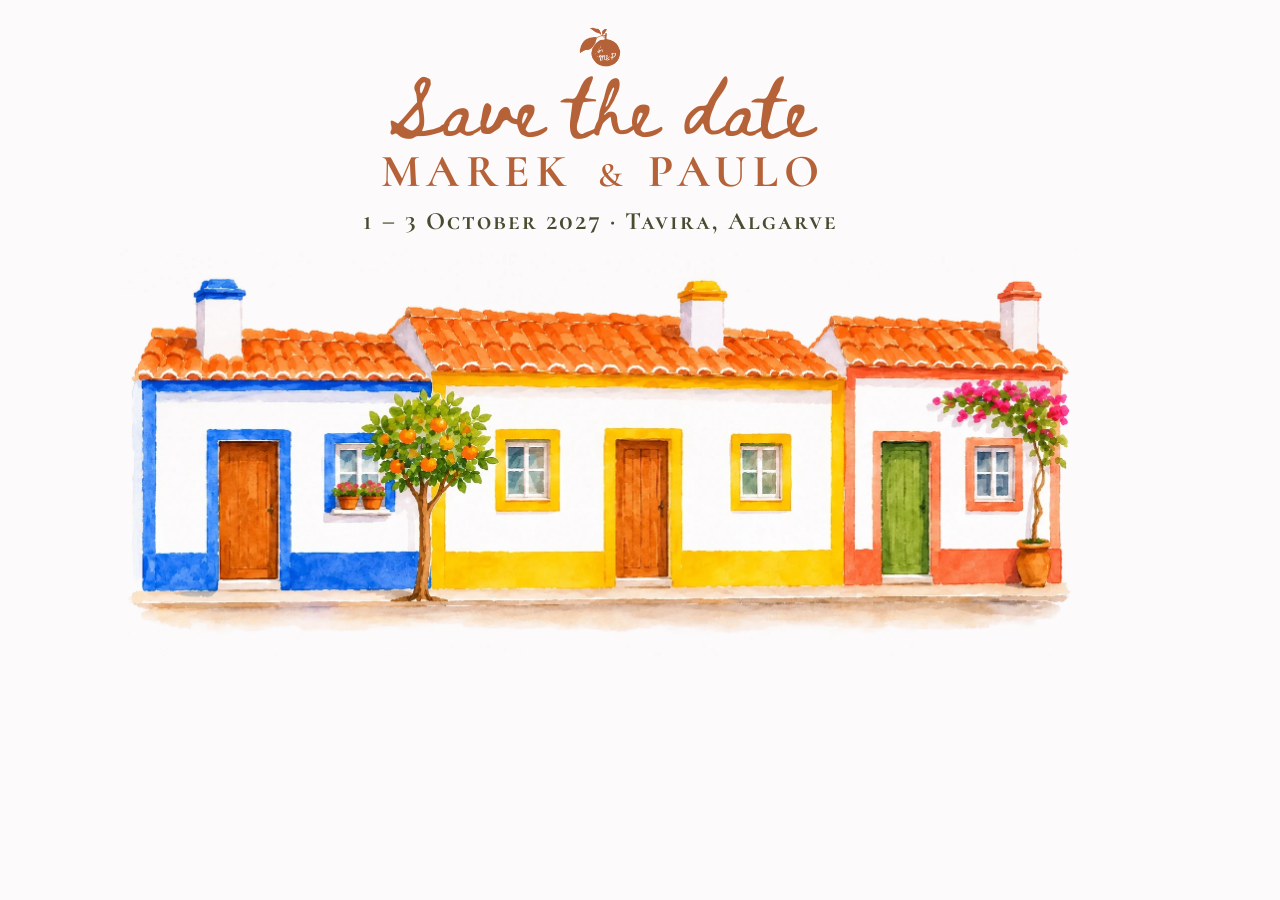
<file: tools/og-card.html>
<!doctype html>
<!-- The save-the-date link preview (1200 x 630) shown on WhatsApp, Messenger,
     email… Rendered to assets/og-save-the-date.jpg by tools/make_og.py; edit
     here and re-run. A new file name per design, so chat apps that cache
     previews pick up the change. -->
<html lang="en">
<head>
  <meta charset="utf-8">
  <link href="https://fonts.googleapis.com/css2?family=Beth+Ellen&family=Cormorant+SC:wght@500;700&display=block" rel="stylesheet">
  <style>
    html, body { margin: 0; }
    body {
      width: 1200px;
      height: 630px;
      overflow: hidden;
      background: #fcfafa;
      color: #4b4b31;
      font-family: "Cormorant SC", Georgia, serif;
      text-align: center;
      position: relative;
    }
    .mark {
      display: block;
      width: 44px;
      aspect-ratio: 166 / 160;
      margin: 26px auto 0;
      background: #b66238;
      -webkit-mask: url("../assets/logo-mark.png") center / contain no-repeat;
      mask: url("../assets/logo-mark.png") center / contain no-repeat;
    }
    .std { margin: 2px 0 0; font: 400 56px/1.25 "Beth Ellen", cursive; color: #b66238; }
    h1 { margin: 8px 0 0; padding-left: .14em; font-size: 46px; font-weight: 700; letter-spacing: .14em; line-height: 1; text-transform: uppercase; color: #b66238; }
    h1 .amp { font-weight: 500; letter-spacing: 0; padding: 0 .18em; }
    p.when { margin: 12px 0 0; font-size: 25px; font-weight: 700; letter-spacing: .08em; }
    img { position: absolute; left: 50%; bottom: 0; width: 960px; transform: translateX(-50%); }
  </style>
</head>
<body>
  <span class="mark"></span>
  <p class="std">Save the date</p>
  <h1>Marek <span class="amp">&amp;</span> Paulo</h1>
  <p class="when">1 – 3 October 2027 · Tavira, Algarve</p>
  <img src="../assets/village-day.webp" alt="">
</body>
</html>
</file>
<file: css/style.css>
/* =========================================================
   Marek & Paulo — wedding site
   The village picture is 1926 × 817 px. Inside .picture every
   element is placed with --x / --y / --w / --h in those pixels;
   negative --y reaches into the sky band (360 px) above it.
   ========================================================= */

:root {
  --bg: #fcfafa;            /* = the paper colour of village.webp */
  --sky: #fcfafa;
  --surface: #ffffff;
  --text: #171a21;
  --muted: #6b7180;
  --line: rgba(23, 26, 33, .09);
  --accent: #2f5fb5;        /* blue house */
  --olive: #4b4b31;         /* logo ink */
  --yellow: #f2b705;
  --coral: #e8664a;
  --shadow: 0 1px 2px rgba(16, 20, 36, .04), 0 8px 24px rgba(16, 20, 36, .08);
  --night: 0;

  --fade: 1.2s ease;
  --ease: cubic-bezier(.3, .75, .2, 1);
  --radius: 16px;

  /* Type: three families, one job each (see DESIGN.md)
     serif  = everything you read, and the controls (--sans points here)
     sc     = every label, the brand name and the hero title
     script = titles */
  --serif: "Lora", Georgia, serif;
  --sc: "Cormorant SC", "Cormorant Garamond", Georgia, serif;
  --script: "Beth Ellen", "Brush Script MT", cursive;
  --sans: var(--serif);     /* controls and fine print: no separate sans */
  /* Size scale, built around 17 px Lora body text */
  --fs-xs: 12px;     /* credits, fine print */
  --fs-s: 14px;      /* controls, tooltips, captions */
  --fs-m: 15px;      /* secondary reading text: card bodies, details */
  --fs-base: 17px;   /* reading text */
  --fs-label: 16px;  /* Cormorant SC labels (small x-height, so a step up) */
  --fs-l: 20px;      /* lead values */
  --fs-xl: 24px;     /* small headings inside a section */
  --fs-xxl: 28px;    /* figures */
  color-scheme: light;
}

:root[data-theme="night"] {
  --bg: #0f1426;
  --sky: rgb(60, 73, 120);  /* = night(paper), see tools/make_layers.py */
  --olive: #ece4c6;
  --surface: #182038;
  --text: #eef0f7;
  --muted: #9aa2bd;
  --line: rgba(238, 240, 247, .1);
  --accent: #8fb0ff;
  --shadow: 0 1px 2px rgba(0, 0, 0, .2), 0 8px 24px rgba(0, 0, 0, .3);
  --night: 1;
  color-scheme: dark;
}

* { box-sizing: border-box; }
html { -webkit-text-size-adjust: 100%; scroll-behavior: smooth; }
body {
  margin: 0;
  background: var(--bg);
  color: var(--text);
  font-family: var(--serif);
  font-size: var(--fs-base);
  line-height: 1.7;
  -webkit-font-smoothing: antialiased;
  transition: background-color var(--fade), color var(--fade);
}
a { color: inherit; }
img { max-width: 100%; }

/* Controls and fine print stay in the sans */
button, .nav, .tip, .swipe-hint, .map-credit, .dish-credit, .map-btn, .viewer .v-count, .places-map, .venue-map, .place-popup {
  font-family: var(--sans);
}

/* Labels: true small caps, never tracked-out uppercase */
.eyebrow, .sc {
  margin: 0;
  font-family: var(--sc);
  font-weight: 700;
  font-size: var(--fs-label);
  letter-spacing: .08em;
  line-height: 1.3;
  color: var(--olive);
  transition: color var(--fade);
}

/* ---------- Navigation ---------- */

.nav {
  position: fixed;
  inset: 0 0 auto 0;
  z-index: 50;
  display: flex;
  align-items: center;
  gap: 8px;
  height: 60px;
  padding: 0 clamp(16px, 3vw, 32px);
  border-bottom: 1px solid transparent;
  transition: background-color .3s, border-color .3s, backdrop-filter .3s;
}
.nav.scrolled, body:not(.home) .nav {
  background: color-mix(in srgb, var(--bg) 82%, transparent);
  backdrop-filter: saturate(1.4) blur(12px);
  -webkit-backdrop-filter: saturate(1.4) blur(12px);
  border-color: var(--line);
}
.brand {
  display: inline-flex;
  align-items: center;
  gap: 10px;
  margin-right: auto;
  font-family: var(--sc);
  font-weight: 700;
  font-size: 17px;
  letter-spacing: .12em;
  text-transform: uppercase;
  color: var(--olive);
  text-decoration: none;
  transition: color var(--fade);
}
.brand .mark { width: 22px; }

/* Logo emblem (the orange), recoloured with the theme */
.mark {
  display: inline-block;
  aspect-ratio: 166 / 160;
  background: var(--olive);
  -webkit-mask: url("../assets/logo-mark.png") center / contain no-repeat;
  mask: url("../assets/logo-mark.png") center / contain no-repeat;
  transition: background-color var(--fade);
}
.nav-links { display: flex; align-items: center; gap: 2px; }
.nav-links a {
  padding: 6px 12px;
  border-radius: 999px;
  font-size: var(--fs-s);
  font-weight: 500;
  color: var(--muted);
  text-decoration: none;
  transition: color .2s, background-color .2s;
}
.nav-links a:hover, .nav-links a[aria-current="page"] { color: var(--text); background: var(--line); }
.nav-links .nav-cta { margin-left: 6px; color: #fff; background: var(--text); }
.nav-links .nav-cta:hover { color: #fff; background: var(--text); opacity: .85; }
/* On the RSVP page the button stays a button, with a ring to say "you are here" */
.nav-links .nav-cta[aria-current="page"] { color: #fff; background: var(--text); box-shadow: 0 0 0 2px var(--bg), 0 0 0 3.5px var(--text); }
:root[data-theme="night"] .nav-links .nav-cta, :root[data-theme="night"] .nav-links .nav-cta:hover { color: var(--bg); }

.icon-btn {
  display: grid;
  place-items: center;
  width: 38px;
  height: 38px;
  padding: 0;
  border: 0;
  border-radius: 50%;
  background: transparent;
  color: var(--text);
  cursor: pointer;
  transition: background-color .2s;
}
.icon-btn:hover { background: var(--line); }
.icon-btn:focus-visible, .nav-links a:focus-visible { outline: 2px solid var(--accent); outline-offset: 2px; }
.icon-btn svg { width: 20px; height: 20px; fill: none; stroke: currentColor; stroke-width: 1.7; stroke-linecap: round; stroke-linejoin: round; grid-area: 1 / 1; transition: opacity .3s, transform .4s var(--ease); }
.i-moon { fill: currentColor !important; stroke: none !important; }
.i-sun circle { fill: currentColor; stroke: none; }
:root[data-theme="day"] .i-sun, :root[data-theme="night"] .i-moon { opacity: 0; transform: rotate(-60deg) scale(.6); }
.menu-toggle { display: none; }

@media (max-width: 1080px) {
  .menu-toggle { display: grid; }
  .nav-links {
    position: absolute;
    top: 64px;
    right: 12px;
    left: 12px;
    flex-direction: column;
    align-items: stretch;
    gap: 2px;
    padding: 8px;
    border-radius: var(--radius);
    background: var(--surface);
    box-shadow: var(--shadow);
    border: 1px solid var(--line);
    opacity: 0;
    transform: translateY(-6px);
    pointer-events: none;
    transition: opacity .2s, transform .25s var(--ease);
  }
  .nav-links.open { opacity: 1; transform: none; pointer-events: auto; }
  .nav-links a { padding: 12px 14px; border-radius: 10px; font-size: 16px; }
  .nav-links .nav-cta { margin: 4px 0 0; text-align: center; }
}

/* ---------- Hero / village ---------- */

.hero {
  position: relative;
  isolation: isolate;
  overflow-x: clip;
  background: var(--sky);
  container-type: inline-size;
  transition: background-color var(--fade), transform .5s cubic-bezier(.5, 0, .3, 1);   /* walking in / out: short */
  transform-origin: var(--ox, 50%) var(--oy, 70%);
  /* picture width: fill the screen width, but keep the doors above the fold */
  --pw: max(860px, min(100cqw, calc((100svh - 8px) * 1926 / 1177)));
  --u: calc(var(--pw) / 1926);   /* one picture pixel */
}

/* Night sky: deepen the top of the sky band (full width) */
.hero::before {
  content: "";
  position: absolute;
  inset: 0 0 auto 0;
  height: calc(var(--u) * 330);
  z-index: 2;
  background: linear-gradient(#0c1124, rgba(12, 17, 36, 0));
  opacity: calc(var(--night) * .9);
  transition: opacity var(--fade);
  pointer-events: none;
}
/* Soft hand-off from the picture to the page below */
.hero::after {
  content: "";
  position: absolute;
  inset: auto 0 0 0;
  height: calc(var(--u) * 60);
  z-index: 2;
  background: linear-gradient(rgba(0, 0, 0, 0), var(--bg));
  pointer-events: none;
  transition: background var(--fade);
}

.hero-scroll { position: relative; }

.picture {
  position: relative;
  width: var(--pw);
  aspect-ratio: 1926 / 1177;
  margin: 0 auto;
}

.layer {
  position: absolute;
  left: 0;
  top: calc(360 / 1177 * 100%);
  width: 100%;
  height: calc(817 / 1177 * 100%);
  display: block;
  max-width: none;
  pointer-events: none;
  user-select: none;
}
.layer.day { z-index: 0; opacity: calc(1 - var(--night)); transition: opacity var(--fade); }
.layer.night { z-index: 1; opacity: var(--night); transition: opacity var(--fade); }
.layer.lit { z-index: 3; opacity: var(--night); transition: opacity .8s ease; }
:root[data-theme="night"] .layer.lit { transition-delay: .6s; }

.spot, .door, .tree, .glow {
  position: absolute;
  left: calc(var(--x) / 1926 * 100%);
  top: calc((var(--y) + 360) / 1177 * 100%);
  width: calc(var(--w) / 1926 * 100%);
  height: calc(var(--h) / 1177 * 100%);
}

.glow { z-index: 3; pointer-events: none; }
.glow::before {
  content: "";
  position: absolute;
  inset: -50% -90%;
  background: radial-gradient(closest-side, rgba(255, 196, 102, .5), rgba(255, 170, 70, .14) 55%, transparent);
  mix-blend-mode: screen;
  opacity: var(--night);
  transition: opacity .8s ease;
}
:root[data-theme="night"] .glow::before { transition-delay: .8s; }

/* Hero text */
.hero-text {
  position: absolute;
  z-index: 20;
  left: 50%;
  top: calc(76px + var(--u) * 40);
  transform: translateX(-50%) translateY(calc(var(--leave, 0) * -30px));
  opacity: calc(1 - var(--leave, 0) * 1.6);
  width: min(92vw, 720px);
  text-align: center;
  pointer-events: none;
}
.hero-mark { width: clamp(44px, calc(var(--u) * 84), 92px); background: var(--title); }
/* the names, the tagline and the orange above them: terracotta from the roofs */
:root { --title: #b66238; }

.hero-text h1, .hero-text .tagline {
  font-family: var(--sc);
  font-weight: 700;
  text-transform: uppercase;
  color: var(--title);
  transition: color var(--fade);
}
.hero-text h1 {
  margin: .25em 0 0;
  padding-left: .14em;             /* balance the trailing letter-spacing */
  font-size: clamp(22px, calc(var(--u) * 40), 44px);
  letter-spacing: .14em;
  line-height: 1.05;
}
.hero-text .amp { font-weight: 500; }
.hero-text .tagline {
  margin: .45em 0 0;
  padding-left: .24em;
  font-size: clamp(10px, calc(var(--u) * 15.5), 17px);
  letter-spacing: .24em;
  line-height: 1.2;
}

/* Night sky: small soft stars over the sky band, fading in with the night */
.stars { position: absolute; left: 0; top: 0; z-index: 3; width: 100%; height: calc(440 / 1177 * 100%); overflow: visible; pointer-events: none; opacity: var(--night); transition: opacity var(--fade); }
:root[data-theme="night"] .stars { transition-delay: .4s; }
.stars circle, .stars .sparkle { fill: #fff3d6; }
.stars circle { opacity: .75; }
.stars .sparkle { opacity: .95; }

/* ---------- Tooltips ---------- */

.tip {
  position: absolute;
  z-index: 40;
  left: 50%;
  bottom: calc(100% + 10px);
  transform: translate(var(--tx, -50%), 4px);
  padding: 7px 12px;
  border-radius: 999px;
  background: var(--surface);
  color: var(--text);
  box-shadow: var(--shadow);
  font-size: var(--fs-s);
  font-weight: 500;
  line-height: 1.2;
  white-space: nowrap;
  opacity: 0;
  pointer-events: none;
  transition: opacity .2s ease, transform .25s var(--ease);
}
.tip.below { bottom: auto; top: calc(100% + 10px); transform: translate(var(--tx, -50%), -4px); }
:is(.spot, .door):is(:hover, :focus-visible, .open) .tip { opacity: 1; transform: translate(var(--tx, -50%), 0); }
.vane .tip { left: auto; right: 0; --tx: 0; }

.spot, .door { display: block; z-index: 6; cursor: pointer; outline: none; -webkit-tap-highlight-color: transparent; text-decoration: none; }
.spot:focus-visible { outline: 2px solid var(--accent); outline-offset: 4px; border-radius: 10px; }

/* ---------- Weathervane ---------- */

.vane { color: #2c3140; }
:root[data-theme="night"] .vane { color: #aeb7d6; }
.vane-base { position: absolute; inset: 0; width: 100%; height: 100%; overflow: visible; }
.vane-base path { stroke: currentColor; fill: none; stroke-linecap: round; }
.vane-base circle { fill: currentColor; }
.vane-base text { fill: currentColor; font-size: 12px; font-weight: 600; font-family: var(--sans); }
.vane-arrow {
  position: absolute;
  left: 0;
  top: calc(18 / 130 * 100%);
  width: 100%;
  aspect-ratio: 96 / 20;
  transform: perspective(calc(var(--u) * 400)) rotateY(var(--turn, 0deg));
  animation: sway 7s ease-in-out infinite;
}
.vane-arrow svg { display: block; width: 100%; height: 100%; overflow: visible; }
.vane-arrow path { stroke: currentColor; fill: currentColor; stroke-linecap: round; }
@keyframes sway { 0%, 100% { --turn: -18deg; } 50% { --turn: 22deg; } }
@property --turn { syntax: "<angle>"; inherits: false; initial-value: 0deg; }
.vane:is(:hover, :focus-visible, .open) .vane-arrow { animation: spin 1.4s var(--ease); }
@keyframes spin { from { --turn: 0deg; } to { --turn: 360deg; } }

/* ---------- House-name tile ---------- */

/* Painted signs: the house tile (Algarve) and the lamp-post sign (Faro).
   Drawn in SVG and passed through the #paint filter (index.html) for soft,
   wobbly watercolour edges and a little grain; lettering in the script,
   in azulejo blue, slightly wobbled (#paint-ink). */
.paint-defs { position: absolute; width: 0; height: 0; overflow: hidden; }
.tile-sign { z-index: 5; }
.signpost { z-index: 9; }
.plaque { display: block; width: 100%; height: 100%; overflow: visible; transition: transform .3s var(--ease), filter var(--fade); filter: drop-shadow(calc(var(--u) * 1) calc(var(--u) * 2) calc(var(--u) * 3) rgba(70, 55, 40, .18)); }
.plaque .tile { fill: url(#tile-wash); }
.plaque .frame { fill: none; stroke: #2e5aa8; stroke-width: 2.4; stroke-linejoin: round; opacity: .82; }
.plaque .hair { fill: none; stroke: #2e5aa8; stroke-width: .9; opacity: .4; }
.plaque .corner { fill: none; stroke: #2e5aa8; stroke-width: 1.1; stroke-linecap: round; opacity: .55; }
.plaque .bracket { stroke: #3b3e46; stroke-width: 3; stroke-linecap: round; }
.plaque text { fill: #24499a; font-family: var(--script); font-size: 18px; }
.signpost .plaque { transform-origin: 96% 50%; }
:root[data-theme="night"] .plaque { filter: brightness(.72) saturate(.85); }
.tile-sign:is(:hover, :focus-visible, .open) .plaque { transform: translateY(calc(var(--u) * -3)); }
.signpost:is(:hover, :focus-visible, .open) .plaque { transform: rotate(-4deg); }
.signpost .tip { left: 40%; }


/* ---------- Doors ---------- */

.door { perspective: calc(var(--u) * 800); }
.door .interior {
  position: absolute;
  inset: 0;
  overflow: hidden;
  background: linear-gradient(to top, rgba(120, 80, 50, .5), transparent 22%), radial-gradient(ellipse at 50% 35%, #6b4a32, #2a1b12 78%);
  box-shadow: inset 0 0 calc(var(--u) * 20) rgba(0, 0, 0, .55);
}
.door .interior::after {
  content: "";
  position: absolute;
  inset: 0;
  background: linear-gradient(to top, rgba(255, 170, 70, .6), transparent 30%), radial-gradient(ellipse at 50% 40%, #fff1c4, #ffc35e 45%, #e98a2c);
  opacity: var(--night);
  transition: opacity var(--fade);
}
.door .leaf {
  position: absolute;
  inset: 0;
  transform-origin: left center;
  transition: transform .75s var(--ease), filter .75s var(--ease);
}
.leaf::before, .leaf::after {
  content: "";
  position: absolute;
  inset: 0;
  background-repeat: no-repeat;
  background-size: calc(1926 / var(--w) * 100%) calc(817 / var(--h) * 100%);
  background-position: calc(var(--x) / (1926 - var(--w)) * 100%) calc(var(--y) / (817 - var(--h)) * 100%);
}
.leaf::before { background-image: url("../assets/village-day.webp"); }
.leaf::after { background-image: url("../assets/village-night.webp"); opacity: var(--night); transition: opacity var(--fade); }
.door:is(:hover, :focus-visible, .open) .leaf { transform: rotateY(70deg); filter: brightness(.85); }
.door:focus-visible .interior { outline: 2px solid var(--accent); outline-offset: 3px; }

/* ---------- Street lamp (day / night switch) ---------- */

.lamp {
  position: absolute;
  z-index: 7;
  left: calc(var(--x) / 1926 * 100%);
  top: calc((var(--y) + 360) / 1177 * 100%);
  width: calc(var(--w) / 1926 * 100%);
  height: calc(var(--h) / 1177 * 100%);
  padding: 0;
  border: 0;
  background: none;
  cursor: pointer;
  -webkit-tap-highlight-color: transparent;
}
.lamp img { position: absolute; inset: 0; width: 100%; height: 100%; max-width: none; pointer-events: none; }
.lamp .l-day   { opacity: calc(1 - var(--night)); transition: opacity var(--fade); }
.lamp .l-night { opacity: var(--night); transition: opacity var(--fade); }
.lamp .l-lit   { opacity: var(--night); transition: opacity .3s; }
.lamp:focus-visible { outline: 2px solid var(--accent); outline-offset: 4px; border-radius: 10px; }
.lamp .tip { top: auto; bottom: calc(100% + 6px); }
.lamp:is(:hover, :focus-visible) .tip { opacity: 1; transform: translate(-50%, 0); }

.lamp-glow, .lamp-pool {
  position: absolute;
  pointer-events: none;
  mix-blend-mode: screen;
  opacity: var(--night);
  transition: opacity .5s ease;
}
.lamp-glow {                       /* light around the lantern */
  z-index: 8;
  left: calc((1387 - 260) / 1926 * 100%);
  top: calc((299 - 260 + 360) / 1177 * 100%);
  width: calc(520 / 1926 * 100%);
  aspect-ratio: 1;
  border-radius: 50%;
  background: radial-gradient(closest-side, rgba(255, 214, 140, .75), rgba(255, 180, 90, .24) 28%, rgba(255, 170, 80, .07) 60%, transparent);
}
.lamp-pool {                       /* light on the wall and pavement */
  z-index: 2;
  left: calc((1387 - 260) / 1926 * 100%);
  top: calc((712 - 300 + 360) / 1177 * 100%);
  width: calc(520 / 1926 * 100%);
  height: calc(380 / 1177 * 100%);
  background: radial-gradient(closest-side, rgba(255, 196, 120, .38), rgba(255, 180, 90, .12) 55%, transparent);
}
:root[data-theme="night"] :is(.lamp .l-lit, .lamp-glow, .lamp-pool) { animation: flicker-on 1s steps(1, end) both; }
@keyframes flicker-on {
  0% { opacity: 0; } 12% { opacity: 1; } 20% { opacity: .1; } 32% { opacity: .9; } 40% { opacity: .2; } 55%, 100% { opacity: 1; }
}
/* Daytime: hovering the lamp warms it up a little */
:root[data-theme="day"] .picture:has(.lamp:hover, .lamp:focus-visible) .lamp-glow { opacity: .35; }

/* ---------- Orange tree ---------- */

.tree { z-index: 4; padding: 0; border: 0; background: transparent; cursor: pointer; border-radius: 50%; -webkit-tap-highlight-color: transparent; }
.tree:focus-visible { outline: 2px solid var(--accent); outline-offset: 4px; }
.orange {
  position: absolute;
  z-index: 7;
  width: calc(var(--u) * 24);
  aspect-ratio: 1;
  border-radius: 50%;
  background: radial-gradient(circle at 35% 32%, #ffc06a, #f28a1e 55%, #c75f0e);
  pointer-events: none;
  animation: fall var(--dur, 1s) cubic-bezier(.45, 0, .9, .55) forwards, roll 2.2s ease-out var(--dur, 1s) forwards;
}
@keyframes fall { to { top: var(--floor); } }
@keyframes roll {
  70%  { transform: translateX(var(--roll)) rotate(calc(var(--roll) * 6)); opacity: 1; }
  100% { transform: translateX(var(--roll)) rotate(calc(var(--roll) * 6)); opacity: 0; }
}

/* ---------- Walking in ---------- */

body.entering .hero { transform: scale(2); }
body.entering .hero-text { opacity: 0; }
body::after {
  content: "";
  position: fixed;
  inset: 0;
  z-index: 100;
  background: var(--bg);
  opacity: 0;
  pointer-events: none;
  transition: opacity .25s ease .2s;
}
body.entering::after { opacity: 1; }

/* Walking back from a page's footer: the street steps back and the page
   fades to paper... */
body.leaving::after { opacity: 1; transition: opacity .28s ease; }
body.leaving .street-view .foot-mark { transform: scale(.9); transition: transform .5s var(--ease); }
/* ...and the village opens close up on the street, then zooms out */
html.returning .hero { transform: scale(1.8); transition: none; }
html.returning .hero-text { opacity: 0; }
html.returning body::after { opacity: 1; transition: none; }
html.zooming-out body::after { transition: opacity .3s ease; }
html.zooming-out .hero-text { transition: opacity .35s ease .3s; }

/* ---------- Details ---------- */

/* The terracotta strip under the village, full width: first the weekend at
   a glance (title, then when / where / getting there), a little air, then
   the six pages. White on #B66238 is 4.4 : 1; at night a deep terracotta. */
.strip {
  position: relative;
  z-index: 3;
  margin: 0 0 clamp(40px, 6vw, 72px);
  padding: clamp(56px, 8vw, 96px) clamp(16px, 3vw, 32px) clamp(44px, 6vw, 80px);
  background: #b66238;
  color: #fff;
  text-align: center;
  transition: background-color var(--fade), color var(--fade);
}
/* the same terracotta day and night */
.strip .sc { color: inherit; }
.strip-title { margin: 0 0 clamp(20px, 3vw, 28px); font-size: var(--fs-l); letter-spacing: .1em; opacity: .9; }
.strip-glance {
  display: grid;
  grid-template-columns: repeat(3, minmax(0, 1fr));
  gap: 16px;
  max-width: 900px;
  margin: 0 auto;
  padding: 0;
  list-style: none;
}
.strip-glance li { display: grid; justify-items: center; gap: 4px; }
.strip-glance .ico { margin-bottom: 6px; }
.strip-glance .sc { opacity: .85; }
.strip-glance b { font: 600 var(--fs-l) var(--serif); line-height: 1.3; }
.strip-nav { margin-top: clamp(32px, 5vw, 48px); }
/* a short separator between the glance and the pages */
.strip-nav::before { content: ""; display: block; width: 56px; height: 1px; margin: 0 auto clamp(18px, 3vw, 28px); background: rgba(255, 255, 255, .55); }
.strip-nav ul {
  display: grid;
  grid-template-columns: repeat(6, minmax(0, 1fr));
  max-width: 1080px;
  margin: 0 auto;
  padding: 0;
  list-style: none;
}
.strip a {
  display: grid;
  justify-items: center;
  gap: 8px;
  padding: 10px 4px;
  border-radius: 10px;
  font: 500 var(--fs-base) var(--sans);
  letter-spacing: .01em;
  color: inherit;
  text-decoration: none;
  transition: background-color .2s;
}
.strip .ico { color: inherit; }
.strip a:hover { background: rgba(0, 0, 0, .1); }
.strip a:focus-visible { outline: 2px solid currentColor; outline-offset: -2px; }
/* Under the village: one quiet line inviting people to play */
.hint { position: relative; z-index: 3; margin: 0 auto clamp(18px, 3vw, 28px); padding: 0 20px; max-width: 920px; text-align: center; font-size: var(--fs-m); font-style: italic; color: var(--muted); }


/* ---------- Our story ---------- */

.story { --p: 0; padding: clamp(24px, 5vw, 56px) 0 clamp(40px, 6vw, 80px); }
.story-intro {
  max-width: 640px;
  margin: 0 auto;
  padding: 0 16px 28px;
  text-align: center;
  transform: translateY(calc((1 - min(1, var(--p) * 2)) * 24px));
}
.story-frame {
  position: relative;
  width: calc(100% - (1 - var(--p)) * min(24vw, 320px));
  max-width: 100%;
  height: 90svh;
  margin: 0 auto;
  border-radius: calc((1 - var(--p)) * 24px);
  overflow: hidden;
  background: var(--surface);
  border: 1px solid var(--line);
  transform: translateY(calc((1 - var(--p)) * 32px));
}
.story-frame iframe { display: block; width: 100%; height: 100%; border: 0; }
/* No StoryMap link yet: the section stays hidden */
.story[data-storymap=""] { display: none; }

.foot { padding: 32px 16px 40px; text-align: center; font-size: var(--fs-s); color: var(--muted); border-top: 1px solid var(--line); }

/* ---------- Small screens ---------- */

.swipe-hint { display: none; }

@media (max-width: 860px) {
  .hero-scroll { overflow-x: auto; scrollbar-width: none; overscroll-behavior-x: contain; }
  .hero-scroll::-webkit-scrollbar { display: none; }
  .hero-text { top: 66px; }
  .swipe-hint {
    display: block;
    position: absolute;
    z-index: 20;
    left: 50%;
    bottom: 14px;
    transform: translateX(-50%);
    margin: 0;
    padding: 6px 12px;
    border-radius: 999px;
    background: var(--surface);
    box-shadow: var(--shadow);
    font-size: var(--fs-xs);
    color: var(--muted);
    white-space: nowrap;
    pointer-events: none;
    transition: opacity .5s;
  }
  .swipe-hint.gone { opacity: 0; }
  .strip-nav ul { grid-template-columns: repeat(3, minmax(0, 1fr)); row-gap: 4px; }
  .strip a { font-size: var(--fs-m); }
  .strip-glance { gap: 8px; }
  .strip-glance b { font-size: var(--fs-m); }
  .story-frame { height: 78svh; }
}

@media (prefers-reduced-motion: reduce) {
  *, *::before, *::after { animation: none !important; transition-duration: .01ms !important; transition-delay: 0s !important; }
  html { scroll-behavior: auto; }
}

/* ---------- Inner pages ---------- */

.page { max-width: 720px; margin: 0 auto; padding: 108px 20px 96px; }
.page ul:not([class]) { padding-left: 1.2em; }   /* plain lists only: grids like .tips set their own padding */
.page li { margin: .3em 0; }
/* Content still to come: one quiet line, no box */
.tbc { margin: 0 0 1em; font-style: italic; color: var(--muted); }

.map-page main { display: flex; flex-direction: column; min-height: 100svh; padding-top: 60px; }
.map-head { padding: 24px 20px 14px; text-align: center; }
/* The map is the page: nearly the full screen, edge to edge on phones */
.map-embed { flex: 1; display: flex; min-height: calc(100svh - 72px); margin: 0 clamp(0px, 1.2vw, 16px); border-radius: clamp(0px, 1.2vw, 16px); overflow: hidden; border: 1px solid var(--line); }
.map-embed iframe { flex: 1; width: 100%; min-height: calc(100svh - 72px); border: 0; }

/* Door labels sit inside the open doorway, clear of the wall signs */
.door .tip { bottom: auto; top: 10%; }

/* =========================================================
   Invitation styling for inner pages (from the Tavira invitation)
   Beth Ellen = handwritten titles, Cormorant SC = small caps,
   Lora = text. Each topic sets --topic (its invitation colour).
   ========================================================= */

/* --topic-c: the ink itself (script titles, art, accents).
   --ink: the same ink pulled 20 % towards the text colour, for small text
   and links, so every ink passes 4.5 : 1 on the paper (olive and coral
   alone are only ~3.9 : 1). */
[style*="--topic"] {
  --topic-c: var(--topic);
  --ink: color-mix(in srgb, var(--topic-c) 80%, var(--text));
}
:root[data-theme="night"] [style*="--topic"] {
  --topic-c: color-mix(in srgb, var(--topic) 50%, #fff);
  --ink: color-mix(in srgb, var(--topic-c) 80%, var(--text));
}

.inv { max-width: 1000px; }
.script {
  margin: 0;
  font-family: var(--script);
  font-weight: 400;
  font-size: clamp(48px, 7vw, 76px);
  line-height: 1.35;
  letter-spacing: 0;
  color: var(--topic-c, var(--olive));
  transition: color var(--fade);
}
h2.script { font-size: clamp(40px, 5.5vw, 58px); }
.inv-head { margin-bottom: 28px; }
/* Label above a title: tucked in close. Label below: it sits just under the
   baseline, clear of the long descenders (g, f, y), like a printed byline. */
.sc + .script { margin-top: -.12em; }
.script + .sc { margin-top: .3em; }
h2.script { line-height: 1.45; }

.prose { font-size: var(--fs-base); line-height: 1.75; }
.prose p { margin: 0 0 1em; }
.prose strong { font-weight: 600; color: var(--ink); }
.prose a { color: var(--ink); text-underline-offset: 3px; }
.prose ul { margin: 0 0 1em; padding-left: 1.2em; }
.prose li { margin: .25em 0; }
.prose .ps { font-size: var(--fs-m); color: var(--muted); }

.inv-grid {
  display: grid;
  grid-template-columns: minmax(0, 1fr) minmax(200px, 320px);
  gap: clamp(28px, 5vw, 64px);
  align-items: start;
}
.art { margin: 0; }
.art img { display: block; width: 100%; height: auto; }

.inv-section { margin-top: clamp(48px, 7vw, 80px); padding-top: clamp(32px, 5vw, 48px); border-top: 1px solid var(--line); }

/* Key facts: "Dates", "Wedding venue", … */
.facts-list { margin: 0 0 1.6em; display: grid; gap: 18px; }
.facts-list > div { display: grid; grid-template-columns: 150px 1fr; gap: 4px 20px; }
.facts-list dt { padding-top: 2px; }
.facts-list dd { margin: 0; }
.facts-list dd span { display: block; font-size: var(--fs-m); color: var(--muted); }

/* Weather numbers */
/* Weather numbers: an open row on the paper, no cards */
.wx { display: grid; grid-template-columns: repeat(3, 1fr); gap: 10px; margin: 8px 0 8px; padding: 22px 0; border-top: 1px solid var(--line); border-bottom: 1px solid var(--line); }
.wx div { text-align: center; }
.wx .ico { color: var(--ink); }
.wx b { display: block; margin: 6px 0 2px; font-size: var(--fs-xxl); font-weight: 400; color: var(--ink); }
.wx span { font-size: var(--fs-s); color: var(--muted); line-height: 1.4; display: block; }

/* Travel: a piece torn out of an old paper map (tools/make_iberia.py).
   A paper object like the polaroids and notes: same paper by day and night,
   labels in fixed map inks. The SVG shares the image's 723 x 922 canvas. */
.map-grid { grid-template-columns: minmax(0, 1fr) minmax(240px, 400px); }
.map-art {
  position: relative;
  max-width: 400px;
  margin-left: auto;
  rotate: 1.2deg;
  filter: drop-shadow(0 1px 2px rgba(30, 25, 20, .12)) drop-shadow(0 12px 22px rgba(30, 25, 20, .16));
}
:root[data-theme="night"] .map-art { filter: brightness(.9) drop-shadow(0 14px 30px rgba(0, 0, 0, .5)); }
.map-labels { position: absolute; inset: 0; width: 100%; height: 100%; overflow: visible; }
.map-labels .route { fill: none; stroke: #b66238; stroke-width: 4; stroke-linecap: round; stroke-dasharray: 0 12; opacity: .8; }
.map-labels .plane { fill: #1f4fa0; }
.map-labels .country { font-family: var(--sc); font-weight: 700; font-size: 30px; letter-spacing: .32em; fill: #12386e; opacity: .72; text-anchor: middle; }
.map-labels .country.es { fill: #8a6a3e; opacity: .8; }
.map-labels .sea { font-family: var(--serif); font-style: italic; font-size: 24px; letter-spacing: .12em; fill: #4f7686; text-anchor: middle; }
.map-labels .town { fill: #23314f; stroke: #fdfaf2; stroke-width: 2; }
.map-labels .town-name { font-family: var(--sc); font-weight: 700; font-size: 24px; letter-spacing: .06em; fill: #23314f; text-anchor: end; }
.map-labels .tavira { font-family: var(--script); font-size: 46px; fill: #1f4fa0; }

/* Location: the cover's sardine on its azulejo tile */
.tile-art { position: relative; max-width: 320px; margin-left: auto; }
.tile-art .tile { opacity: .6; }
.tile-art .sardine { position: absolute; left: -12%; top: 33%; width: 124%; }
:root[data-theme="night"] .tile-art .tile { opacity: .35; }

.wide-art { margin: 8px 0 28px; }
.wide-art img { display: block; width: 100%; height: auto; }

.contact { display: flex; flex-wrap: wrap; justify-content: center; gap: 8px 24px; font-size: var(--fs-m); }
/* Stay: check in and check out side by side on one line, centred */
.times { display: flex; flex-wrap: wrap; justify-content: center; gap: 8px 40px; margin: 0 0 1.6em; }
.times > div { display: flex; align-items: baseline; gap: 12px; }
.times dd { margin: 0; }

.map-frame { aspect-ratio: 16 / 10; border-radius: 16px; overflow: hidden; border: 1px solid var(--line); background: var(--surface); }
.map-frame iframe { display: block; width: 100%; height: 100%; border: 0; }

/* Program days */
.day { display: grid; grid-template-columns: minmax(0, 1fr) minmax(160px, 260px); gap: clamp(24px, 4vw, 56px); align-items: center; }
.day + .day { margin-top: clamp(40px, 6vw, 72px); padding-top: clamp(32px, 5vw, 48px); border-top: 1px solid var(--line); }
.day .sc { margin-bottom: 12px; }
.day.full { grid-template-columns: 1fr; }
.day-art { max-width: var(--art, 260px); justify-self: end; }
.art img[style*="--art"] { max-width: var(--art); }

@media (max-width: 760px) {
  .inv-grid, .day { grid-template-columns: 1fr; }
  /* Phones: the watercolour objects are small accents, not a screen each */
  .inv-grid .art:not(.map-art), .day-art, .art img[style*="--art"] { max-width: min(var(--art, 150px), 150px); justify-self: center; margin: 0 auto; }
  .map-art, .tile-art { margin: 0 auto; }
  .facts-list > div { grid-template-columns: 1fr; }
}
/* Phones: weather numbers as three short rows instead of three cramped columns */
@media (max-width: 560px) {
  .wx { grid-template-columns: 1fr; gap: 0; padding: 4px 0; }
  .wx div { display: grid; grid-template-columns: 28px 5.2em 1fr; align-items: center; gap: 14px; padding: 10px 2px; text-align: left; }
  .wx div + div { border-top: 1px solid var(--line); }
  .wx b { margin: 0; font-size: var(--fs-xl); }
}
.map-head.inv { margin: 0 auto; }
.day-art { height: auto; width: 100%; }

/* Link to live weather on yr.no */
.wx-link { margin: 4px 0 0; text-align: center; font-size: var(--fs-s); }
.wx-link a { color: var(--ink); text-underline-offset: 3px; }


/* =========================================================
   Easter eggs
   ========================================================= */

html, body { overflow-x: clip; }

/* Small message at the bottom of the screen */
.toast {
  position: fixed;
  z-index: 120;
  left: 50%;
  bottom: 24px;
  max-width: min(90vw, 420px);
  padding: 12px 20px;
  border-radius: 14px;
  background: var(--surface);
  color: var(--text);
  box-shadow: var(--shadow);
  border: 1px solid var(--line);
  font-family: var(--serif);
  font-style: italic;
  font-size: var(--fs-base);
  text-align: center;
  opacity: 0;
  transform: translate(-50%, 12px);
  transition: opacity .35s ease, transform .45s var(--ease);
  pointer-events: none;
}
.toast.show { opacity: 1; transform: translate(-50%, 0); }

/* A school of sardines swimming across the screen */
.school { position: fixed; inset: 0; z-index: 110; pointer-events: none; overflow: hidden; }
.school img {
  position: absolute;
  left: 0;
  height: auto;
  max-width: none;
  transform: translateX(-30vw);
  animation-name: swim, bob;
  animation-timing-function: linear, ease-in-out;
  animation-iteration-count: 1, infinite;
  animation-fill-mode: both, none;
  filter: drop-shadow(0 4px 6px rgba(20, 40, 80, .15));
}
@keyframes swim { from { transform: translateX(-30vw); } to { transform: translateX(130vw); } }
@keyframes bob { 50% { margin-top: 14px; } }

/* Disco lights */
.disco { cursor: pointer; transform-origin: 50% 0; }
.disco:focus-visible { outline: 2px dashed var(--topic-c); outline-offset: 6px; border-radius: 50%; }
.disco:hover { animation: swing 1.6s ease-in-out infinite; }
.disco.spinning { animation: swing .5s ease-in-out infinite; }
@keyframes swing { 0%, 100% { transform: rotate(-4deg); } 50% { transform: rotate(4deg); } }

.disco-room {
  position: fixed;
  inset: 0;
  z-index: 110;
  pointer-events: none;
  overflow: hidden;
  background: radial-gradient(circle at var(--cx, 70%) var(--cy, 20%), rgba(40, 30, 70, .35), rgba(10, 12, 30, .72));
  opacity: 0;
  transition: opacity .6s ease;
}
.disco-room.on { opacity: 1; }
.disco-room i {
  position: absolute;
  width: 10px;
  height: 10px;
  border-radius: 2px;
  opacity: .85;
  box-shadow: 0 0 12px 3px currentColor;
  animation: sweep 2s linear infinite;
}
@keyframes sweep {
  from { transform: translate(-12vw, -6vh) rotate(0deg); }
  to   { transform: translate(12vw, 6vh) rotate(90deg); }
}
/* the flecks pulse on the beat while the music plays */
.disco-room.beat i { animation: sweep 2s linear infinite, pulse var(--beat, .45s) ease-out infinite; }
@keyframes pulse { 0% { opacity: 1; scale: 1.5; } 100% { opacity: .55; scale: 1; } }
.disco-words {
  position: absolute;
  inset: 0;
  display: grid;
  place-items: center;
  margin: 0;
  font-family: "Beth Ellen", cursive;
  font-size: clamp(56px, 11vw, 140px);
  color: #ff8a80;
  text-shadow: 0 0 30px rgba(255, 138, 128, .6);
  transform: scale(.9);
  transition: transform 1s var(--ease);
}
.disco-room.on .disco-words { transform: scale(1); }
.disco-mute {
  position: absolute;
  right: 20px;
  bottom: 20px;
  pointer-events: auto;
  padding: 8px 14px;
  border: 1px solid rgba(255, 255, 255, .35);
  border-radius: 999px;
  background: rgba(255, 255, 255, .12);
  color: #fff;
  font: 500 13px var(--sans);
  cursor: pointer;
}
.disco-mute:hover { background: rgba(255, 255, 255, .22); }

/* Crabs walk away sideways (crab gait) and come back the same way */
.crabs { cursor: pointer; }
.crabs:focus-visible { outline: 2px dashed var(--topic-c); outline-offset: 6px; }
.crabs.scuttling { animation: crab-walk 7s both, crab-gait .32s ease-in-out infinite; }
@keyframes crab-walk {
  0%   { translate: 0 0; animation-timing-function: cubic-bezier(.5, 0, .9, .6); }
  38%  { translate: 110vw 0; }
  60%  { translate: 110vw 0; animation-timing-function: cubic-bezier(.1, .4, .5, 1); }
  100% { translate: 0 0; }
}
@keyframes crab-gait { 0%, 100% { rotate: -3deg; margin-top: 0; } 50% { rotate: 3deg; margin-top: 3px; } }

/* Location: the sardine swims off and comes back */
.tile-art .sardine { cursor: pointer; }
.tile-art .sardine:focus-visible { outline: 2px dashed var(--topic-c); outline-offset: 4px; }
.tile-art .sardine.swimming { animation: fish-away 5s both, fish-wiggle .45s ease-in-out infinite; }
@keyframes fish-away {
  0%    { translate: 0 0; animation-timing-function: cubic-bezier(.5, 0, .9, .5); }
  35%   { translate: 110vw -20px; }
  35.1% { translate: -110vw 20px; }
  55%   { translate: -110vw 20px; animation-timing-function: cubic-bezier(.1, .5, .4, 1); }
  100%  { translate: 0 0; }
}
@keyframes fish-wiggle { 0%, 100% { rotate: -2.5deg; } 50% { rotate: 2.5deg; } }

/* Wedding weekend: bunting between the chimneys, windows lit all day */
.bunting { position: absolute; inset: 0; z-index: 5; width: 100%; height: 100%; pointer-events: none; overflow: visible; display: none; }
.party .bunting { display: block; }
.bunting path.string { fill: none; stroke: #6b5a48; stroke-width: 1.6; }
:root[data-theme="night"] .bunting { filter: brightness(.7); }
.party .layer.lit { opacity: calc(.55 + .45 * var(--night)); }
.party .glow::before { opacity: calc(.4 + .6 * var(--night)); }
@media (max-width: 760px) {
  .map-grid { grid-template-columns: 1fr; }
  .map-art { max-width: 330px; margin: 8px auto 0; }
}

/* Location: keep the tile + sardine clear of the map */
.inv-grid + .map-frame { margin-top: 36px; }
.tile-art .sardine { max-width: none; }
@media (max-width: 760px) {
  .tile-art { max-width: 190px; margin: 8px auto 12px; }
  .inv-grid + .map-frame { margin-top: 40px; }
}

/* Weathervane: press and hold → points to where the visitor is */
.vane { -webkit-touch-callout: none; user-select: none; }
.vane.holding .vane-arrow { animation: spin .65s linear infinite; }
.vane-arrow.pointing { animation: none; transition: --turn 2.4s cubic-bezier(.2, .7, .2, 1); }

/* =========================================================
   Stay: photo mosaic + full-screen viewer
   One large photo and four small ones, no frames, no captions; the
   rest open in the viewer ("See all 17 photos").
   ========================================================= */

.gallery { margin: 8px 0 0; }
.mosaic {
  display: grid;
  grid-template-columns: 2fr 1fr 1fr;
  grid-template-rows: repeat(2, minmax(0, 1fr));
  gap: 6px;
  aspect-ratio: 2 / 1;
  border-radius: 14px;
  overflow: hidden;
}
.ph { display: block; min-width: 0; min-height: 0; padding: 0; border: 0; overflow: hidden; background: var(--line); cursor: zoom-in; }
.ph:first-child { grid-row: span 2; }
.ph img { display: block; width: 100%; height: 100%; object-fit: cover; transition: transform .4s var(--ease), filter .3s; }
.ph:hover img { transform: scale(1.03); }
.ph:focus-visible { outline: 2px solid var(--topic-c, var(--accent)); outline-offset: -4px; }
.ph:focus-visible img { filter: brightness(.92); }
.ph.more { display: none; }
:root[data-theme="night"] .ph img { filter: brightness(.88); }
.gallery-all {
  display: block;
  min-height: 44px;
  margin: 4px 0 0 auto;
  padding: 0 2px;
  border: 0;
  background: none;
  color: var(--ink);
  font: 500 var(--fs-s) var(--sans);
  text-decoration: underline;
  text-underline-offset: 3px;
  cursor: pointer;
}
.gallery-all:focus-visible { outline: 2px solid var(--accent); outline-offset: 2px; border-radius: 4px; }
@media (max-width: 560px) {
  .mosaic { grid-template-columns: 1fr 1fr; grid-template-rows: none; aspect-ratio: auto; gap: 4px; border-radius: 10px; }
  .ph { aspect-ratio: 3 / 2; }
  .ph:first-child { grid-row: auto; grid-column: span 2; }
}

.c-btn {
  display: grid;
  place-items: center;
  width: 42px;
  height: 42px;
  padding: 0;
  border: 0;
  border-radius: 50%;
  background: rgba(255, 255, 255, .9);
  color: #171a21;
  box-shadow: 0 4px 14px rgba(16, 20, 36, .18);
  cursor: pointer;
  transition: opacity .2s, transform .2s;
}
.c-btn:hover { transform: scale(1.06); }
.c-btn:disabled { opacity: 0; pointer-events: none; }
.c-btn:focus-visible { outline: 2px solid var(--accent); outline-offset: 2px; }
.c-btn svg { width: 20px; height: 20px; fill: none; stroke: currentColor; stroke-width: 2; stroke-linecap: round; stroke-linejoin: round; }
.viewer {
  width: 100vw;
  height: 100vh;
  max-width: none;
  max-height: none;
  margin: 0;
  padding: 0;
  border: 0;
  background: rgba(10, 12, 20, .94);
  color: #fff;
}
.viewer::backdrop { background: rgba(10, 12, 20, .6); }
.viewer[open] { display: grid; place-items: center; }
.viewer figure { margin: 0; display: grid; justify-items: center; gap: 12px; padding: 56px 16px 40px; }
.viewer img { max-width: min(92vw, 1400px); max-height: 78vh; border-radius: 10px; }
.viewer figcaption:empty { display: none; }
.viewer figcaption { font-family: "Beth Ellen", cursive; font-size: 22px; color: rgba(255, 255, 255, .9); }
.viewer .v-close { position: fixed; top: 16px; right: 16px; }
.viewer .v-prev { position: fixed; left: 16px; top: calc(50% - 21px); }
.viewer .v-next { position: fixed; right: 16px; top: calc(50% - 21px); }
.viewer .v-count { position: fixed; top: 26px; left: 50%; transform: translateX(-50%); font: 500 13px var(--sans); color: rgba(255, 255, 255, .75); }

/* Travel: good to know – one icon and one short line each, no cards */
.tips {
  display: grid;
  grid-template-columns: repeat(3, minmax(0, 1fr));
  gap: 32px clamp(20px, 4vw, 48px);
  margin: 8px 0 0;
  padding: 0;
  list-style: none;
}
.tips li { display: grid; justify-items: center; align-content: start; gap: 10px; max-width: 280px; margin: 0 auto; text-align: center; font-size: var(--fs-m); line-height: 1.5; color: var(--text); }
.tips b { font-weight: 600; color: var(--ink); }
.tips .ico { color: var(--ink); }
@media (max-width: 560px) {
  .tips { grid-template-columns: 1fr; gap: 0; }
  .tips li { grid-template-columns: 30px 1fr; justify-items: start; align-items: center; gap: 16px; max-width: none; margin: 0; padding: 12px 0; text-align: left; }
  .tips li + li { border-top: 1px solid var(--line); }
}

/* Guests page intro */
.guests-intro { max-width: 560px; margin: 0 auto 20px; padding: 0 20px; text-align: center; }
.guests-intro p { margin: 0; }

/* =========================================================
   Tavira page: "our favourites" map (ArcGIS Maps SDK)
   ========================================================= */

.place-chips { display: flex; flex-wrap: wrap; gap: 8px; margin: 0 0 14px; }
.place-chips button {
  padding: 7px 14px;
  border: 1px solid var(--line);
  border-radius: 999px;
  background: var(--surface);
  color: var(--text);
  font: 500 14px var(--sans);
  cursor: pointer;
  transition: background-color .2s, color .2s, border-color .2s;
}
.place-chips button:hover { border-color: var(--topic-c); }
.place-chips button[aria-pressed="true"] { background: var(--ink); border-color: var(--ink); color: #fff; }
:root[data-theme="night"] .place-chips button[aria-pressed="true"] { color: var(--bg); }
.place-chips button:focus-visible { outline: 2px solid var(--topic-c); outline-offset: 2px; }

.places-map {
  height: 460px;
  border-radius: 16px;
  overflow: hidden;
  border: 1px solid var(--line);
  background: var(--line);
}
.places-map.failed { display: grid; place-items: center; padding: 20px; text-align: center; color: var(--muted); }
.places-map .esri-view-surface--inset-outline:focus::after { outline: 2px solid var(--topic-c) !important; }
.place-popup p { margin: 0 0 8px; font-family: "Lora", Georgia, serif; font-size: 15px; line-height: 1.5; color: #23314f; }
.place-popup a { font: 600 13px var(--sans); color: #1f4fa0; }

.places-list { display: grid; grid-template-columns: repeat(auto-fill, minmax(260px, 1fr)); gap: 10px; margin: 16px 0 0; padding: 0; list-style: none; }
.place {
  display: grid;
  grid-template-columns: 44px 1fr;
  gap: 12px;
  align-items: start;
  padding: 14px 16px;
  border-radius: 14px;
  border: 1px solid var(--line);
  background: var(--surface);
  cursor: pointer;
  transition: transform .2s var(--ease), box-shadow .2s;
}
.place:hover, .place:focus-visible { transform: translateY(-2px); box-shadow: var(--shadow); outline: none; }
.place img { justify-self: center; margin-top: 4px; width: auto; max-width: 44px; height: auto; max-height: 34px; }
.place-cat { display: block; font-family: var(--sc); font-weight: 700; font-size: 13px; letter-spacing: .06em; color: var(--muted); }
.place b { display: block; font-size: var(--fs-base); font-weight: 600; color: var(--ink); }
.place p { margin: 2px 0 6px; font-size: var(--fs-s); line-height: 1.5; color: var(--muted); }
.place a { font: 600 13px var(--sans); color: var(--ink); text-decoration: none; }
.place a:hover { text-decoration: underline; }
.place-venue { border-color: color-mix(in srgb, var(--olive) 40%, transparent); }
@media (max-width: 760px) { .places-map { height: 380px; } }
/* Stay: what the Quinta has, as a row of line icons */
.facilities {
  display: grid;
  grid-template-columns: repeat(4, minmax(0, 1fr));
  gap: 24px 16px;
  margin: 4px 0 28px;
  padding: 0;
  list-style: none;
}
.facilities li { display: grid; justify-items: center; gap: 8px; text-align: center; font: 500 var(--fs-s) var(--sans); color: var(--muted); }
.facilities .ico { color: var(--ink); }

/* The one icon family (tools/icons.py): a thin line and a faint tint of the
   same colour inside closed shapes, like the weather icons */
.ico { width: 36px; height: 36px; overflow: visible; fill: none; stroke: currentColor; stroke-width: 1.2; stroke-linecap: round; stroke-linejoin: round; }
/* wash: the closed shapes, a pixel off the line, roughened like watercolour */
.ico .wash { fill: currentColor; stroke: none; opacity: .3; filter: url(#wash); }
:root[data-theme="night"] .ico .wash { opacity: .38; }
/* line: the pen, with a very slight wobble */
.ico .line { filter: url(#ink); }
.ico .line .f { fill: none; }
.ico .line .bg { fill: color-mix(in srgb, currentColor 18%, var(--bg)); }   /* a coin on a card: opaque, so the card stays behind */
.ico-defs { position: absolute; width: 0; height: 0; overflow: hidden; }
@media (max-width: 560px) { .facilities { gap: 20px 8px; } .facilities li { font-size: 13px; } }

/* Azulejo Atlas overview inset in the corner of the favourites map */
.places-map-wrap { position: relative; }
.places-overview {
  position: absolute;
  right: 12px;
  bottom: 28px;              /* sits just above the attribution line */
  width: 130px;
  height: 165px;
  border-radius: 12px;
  overflow: hidden;
  border: 3px solid #fffdf8;
  box-shadow: 0 6px 18px rgba(20, 30, 60, .22);
  background: #e8eef7;
  pointer-events: none;
}
.places-overview .esri-view-surface::after { display: none; }
.map-credit { margin: 8px 0 0; font-size: var(--fs-xs); color: var(--muted); }
@media (max-width: 760px) { .places-overview { width: 84px; height: 106px; border-width: 2px; } }

/* Algarve page: west-coast road trip, a short plain note */
.road-trip { max-width: 640px; margin-top: 32px; }
.road-trip h3 { margin: 2px 0 6px; font-size: var(--fs-l); font-weight: 600; color: var(--ink); }
.road-trip p:last-child { margin: 0; }

/* Secondary sections fold away: the title is the toggle, a thin + / – on the right */
.more > summary {
  display: flex;
  align-items: center;
  justify-content: space-between;
  gap: 16px;
  list-style: none;
  cursor: pointer;
}
.more > summary::-webkit-details-marker { display: none; }
.more > summary .inv-head { display: block; margin-bottom: 0; }
.more > summary .sc { display: block; }
.more > summary::after {
  content: "";
  flex: none;
  width: 44px;
  height: 44px;
  border-radius: 50%;
  background:
    linear-gradient(var(--ink), var(--ink)) center / 16px 1.5px no-repeat,
    linear-gradient(var(--ink), var(--ink)) center / 1.5px 16px no-repeat;
  transition: background-color .2s, background-size .2s;
}
.more[open] > summary::after { background-size: 16px 1.5px, 1.5px 0; }
.more > summary:hover::after { background-color: var(--line); }
.more > summary:focus-visible { outline: 2px solid var(--accent); outline-offset: 4px; border-radius: 8px; }
.more[open] > summary { margin-bottom: 20px; }

/* Dishes to try: a plain two-column list, name and what it is */
.dishes {
  display: grid;
  grid-template-columns: repeat(2, minmax(0, 1fr));
  column-gap: clamp(24px, 5vw, 56px);
  margin: 0;
  padding: 0;
  list-style: none;
}
.dishes li { display: grid; gap: 2px; padding: 12px 0; border-top: 1px solid var(--line); }
.dishes b { font-weight: 600; color: var(--ink); }
.dishes span { font-size: var(--fs-m); font-style: italic; color: var(--muted); }
@media (max-width: 560px) { .dishes { grid-template-columns: 1fr; } }

/* =========================================================
   Favourites as one app: side list + map with rich popups
   ========================================================= */

.places-app {
  display: grid;
  grid-template-columns: 300px minmax(0, 1fr);
  height: 560px;
  border-radius: 16px;
  overflow: hidden;
  border: 1px solid var(--line);
  background: var(--surface);
}
.places-side { display: flex; flex-direction: column; min-height: 0; border-right: 1px solid var(--line); }
.places-side .place-chips { margin: 0; padding: 12px; gap: 6px; border-bottom: 1px solid var(--line); }
.places-side .place-chips button { padding: 5px 11px; font-size: 13px; }
.places-app .places-map-wrap { min-height: 0; }
.places-app .places-map { height: 100%; border: 0; border-radius: 0; }

.places-list {
  flex: 1;
  overflow-y: auto;
  display: block;
  margin: 0;
  padding: 6px;
  list-style: none;
  scrollbar-width: thin;
}
.place {
  display: grid;
  grid-template-columns: 36px 1fr;
  align-items: center;
  gap: 10px;
  padding: 8px 10px;
  border: 0;
  border-radius: 10px;
  background: none;
  cursor: pointer;
  transition: background-color .15s;
}
.place:hover { transform: none; box-shadow: none; background: var(--line); }
.place:focus-visible { outline: 2px solid var(--topic-c); outline-offset: -2px; box-shadow: none; transform: none; }
.place[aria-current="true"] { background: color-mix(in srgb, var(--topic-c) 12%, transparent); }
.place-icon { display: grid; place-items: center; width: 36px; height: 30px; }
.place-icon img { width: 26px; height: 26px; margin: 0; }
.place-text { min-width: 0; }
.place-text b { display: block; font-size: var(--fs-m); font-weight: 600; color: var(--text); white-space: nowrap; overflow: hidden; text-overflow: ellipsis; }
.place[aria-current="true"] .place-text b { color: var(--ink); }
.place .place-cat { font-size: 13px; }
.place-tip { display: none; grid-column: 1 / -1; font-size: var(--fs-s); line-height: 1.5; color: var(--muted); }
.place.show-tip .place-tip { display: block; }
.place-tip a { color: var(--ink); font-weight: 600; }

/* Esri popup in the site's style */
.places-map .esri-popup__main-container, .places-map .esri-popup calcite-panel { border-radius: 14px; }
.place-popup { font-family: var(--sans); }
.place-popup .pp-cat { display: inline-flex; align-items: center; gap: 6px; margin-bottom: 6px; font-family: var(--sc); font-size: 14px; font-weight: 700; letter-spacing: .06em; color: #6b7180; }
.place-popup .pp-cat img { width: auto; height: 18px; }
/* where it is and how far from the Quinta */
.place-popup .pp-where { display: block; margin: -2px 0 8px; font-size: 13px; color: #6b7180; }
.place-popup p { margin: 0 0 12px; font-family: "Lora", Georgia, serif; font-size: 15px; line-height: 1.55; color: #23314f; }
.place-popup .pp-go {
  display: inline-block;
  padding: 7px 14px;
  border-radius: 999px;
  background: #1f4fa0;
  color: #fff !important;
  font-size: 13px;
  font-weight: 600;
  text-decoration: none;
}
.place-popup .pp-go:hover { opacity: .88; }

@media (max-width: 760px) {
  .places-app { grid-template-columns: 1fr; grid-template-rows: 340px auto; height: auto; }
  .places-app .places-map-wrap { order: -1; height: 340px; }
  .places-side { border-right: 0; border-top: 1px solid var(--line); }
  .places-list { max-height: 300px; }
  .places-side .place-chips { overflow-x: auto; flex-wrap: nowrap; scrollbar-width: none; }
  .places-side .place-chips button { flex: none; }
}

/* Stay page: "find us" venue map + visible Google Maps button */
.venue-map-wrap { position: relative; }
.venue-map {
  height: 420px;
  border-radius: 16px;
  overflow: hidden;
  border: 1px solid var(--line);
  background: var(--line);
}
.venue-map.failed { display: grid; place-items: center; padding: 20px; text-align: center; color: var(--muted); }
.map-btn {
  position: absolute;
  z-index: 5;
  left: 50%;
  bottom: 30px;
  transform: translateX(-50%);
  display: inline-flex;
  align-items: center;
  gap: 8px;
  padding: 10px 18px;
  border-radius: 999px;
  background: #1f4fa0;
  color: #fff;
  font: 600 14px var(--sans);
  text-decoration: none;
  white-space: nowrap;
  box-shadow: 0 6px 18px rgba(20, 30, 60, .25);
  transition: transform .2s var(--ease), box-shadow .2s;
}
.map-btn:hover { transform: translate(-50%, -2px); box-shadow: 0 10px 24px rgba(20, 30, 60, .3); }
.map-btn:focus-visible { outline: 2px solid #fff; outline-offset: 2px; }
.map-btn svg { width: 16px; height: 16px; fill: currentColor; }
@media (max-width: 760px) { .venue-map { height: 340px; } }

/* Algarve map: full-screen mode for the whole app (list + map) */
.places-fs svg { width: 16px; height: 16px; fill: none; stroke: currentColor; stroke-width: 2; stroke-linecap: round; stroke-linejoin: round; }
.places-app.is-full {
  position: fixed;
  inset: 0;
  z-index: 200;
  height: 100vh;
  height: 100dvh;
  border: 0;
  border-radius: 0;
  grid-template-columns: 340px minmax(0, 1fr);
}
html.map-full, html.map-full body { overflow: hidden; }
.places-app:fullscreen { width: 100%; height: 100%; }

/* Phones: minimap to the top-right so it never covers a popup */
@media (max-width: 760px) {
  .places-overview { top: 12px; bottom: auto; }
  .places-app.is-full { grid-template-columns: 1fr; grid-template-rows: minmax(0, 1fr) auto; }
  .places-app.is-full .places-map-wrap { height: auto; }
  .places-app.is-full .places-list { max-height: 34vh; }
}
/* SDK 5.x adds an attribution line to every view; the main map shows it, the tiny inset doesn't need its own */
.places-overview .esri-attribution { display: none; }

/* =========================================================
   Footer on inner pages: previous and next page, and a line drawing
   of the village that leads home
   ========================================================= */

.street {
  max-width: 1000px;
  margin: clamp(16px, 3vw, 40px) auto 0;
  padding: 0 20px;
}
.pager {
  display: grid;
  grid-template-columns: 1fr auto 1fr;
  align-items: center;
  gap: 16px;
  padding-top: clamp(24px, 4vw, 36px);
  border-top: 1px solid var(--line);
}
.pager a { color: var(--muted); text-decoration: none; transition: color .2s; }
.pager :is(.prev, .next) {
  display: inline-flex;
  align-items: center;
  gap: 4px;
  padding: 6px 2px;
  font: 500 var(--fs-s) var(--sans);
}
.pager .next { justify-self: end; }
.pager .prev { justify-self: start; }
.pager :is(.prev, .next) svg { width: 16px; height: 16px; fill: none; stroke: currentColor; stroke-width: 1.8; stroke-linecap: round; stroke-linejoin: round; }
.pager a:hover { color: var(--text); }
.pager a:focus-visible { outline: 2px solid var(--accent); outline-offset: 4px; border-radius: 6px; }
.street-view { display: grid; place-items: center; min-width: 48px; min-height: 48px; }
/* the village from the home page, tiny: day, or night with the windows lit */
.mini-village { position: relative; display: block; width: 112px; aspect-ratio: 640 / 271; transition: transform .3s var(--ease); }
.mini-village img { position: absolute; inset: 0; width: 100%; height: 100%; }
.mini-village .night { opacity: var(--night); transition: opacity var(--fade); }
.street-view:hover .mini-village { transform: translateY(-2px); }
.street .foot { margin: 0; padding: 14px 0 32px; border-top: 0; font-size: var(--fs-xs); }
.map-page .street { max-width: none; }

@media (max-width: 560px) {
  .pager { gap: 8px; }
}

/* =========================================================
   Touch: every control is at least 44 × 44 px (the visible
   shape can stay smaller; the hit area grows around it)
   ========================================================= */

.brand { min-height: 44px; }
.nav-links a { display: inline-flex; align-items: center; min-height: 44px; padding: 0 12px; }
.icon-btn { width: 44px; height: 44px; }
.pager :is(.prev, .next) { min-height: 44px; padding: 0 4px; }
.contact a, .wx-link a { display: inline-block; padding: 10px 0; }
.map-btn { min-height: 44px; }
.place-chips button, .places-side .place-chips button { min-height: 44px; }
@media (max-width: 1080px) {
  .nav-links a { display: flex; padding: 0 14px; }
}

/* Phones: script titles one size down, so "the Wedding Day" fits on a
   line, and a clear gap between a page title and its first section */
@media (max-width: 560px) {
  .script { font-size: 44px; }
  h2.script { font-size: 36px; }
}
.inv-head + .day { padding-top: clamp(20px, 4vw, 36px); }   /* padding: a margin would collapse into the header's */

/* Mirrored rows: the picture on the left, so the pages don't all lean the
   same way. On phones the picture leads the text. */
.inv-grid.flip { grid-template-columns: minmax(200px, 320px) minmax(0, 1fr); }
.inv-grid.flip > .art { order: -1; margin-left: 0; margin-right: auto; }
.day.flip { grid-template-columns: minmax(160px, 260px) minmax(0, 1fr); }
.day.flip > .day-art { order: -1; justify-self: start; }
@media (max-width: 760px) {
  .inv-grid.flip, .day.flip { grid-template-columns: 1fr; }
  .inv-grid.flip > .art, .day.flip > .day-art { justify-self: center; margin: 0 auto; }
}
/* Algarve: with the tile on the left, the sardine stays clear of the title */
.inv-grid.flip .tile-art .sardine { left: -10%; width: 110%; }

/* Rows with a small picture (Travel's shrimp, Weather's crabs): the picture
   column is exactly as wide as the picture (--side), the text sits right
   beside it, both centred vertically */
.inv-grid[style*="--side"] { grid-template-columns: minmax(0, 1fr) var(--side); align-items: center; }
.inv-grid.flip[style*="--side"] { grid-template-columns: var(--side) minmax(0, 1fr); }
.inv-grid[style*="--side"] > div { max-width: 600px; }
@media (max-width: 760px) {
  .inv-grid[style*="--side"], .inv-grid.flip[style*="--side"] { grid-template-columns: 1fr; }
}
/* "Faro": the script's tall capital F needs a smaller size to stay on the board */
.plaque text.small { font-size: 14.5px; }

/* Program: add the weekend to your calendar - a quiet row of three pill links */
.add-cal { display: flex; flex-wrap: wrap; align-items: center; gap: 8px 14px; margin: -8px 0 clamp(28px, 5vw, 44px); }
.add-cal-label { display: inline-flex; align-items: center; gap: 10px; }
.add-cal .ico { width: 30px; height: 30px; color: var(--ink); }
/* the three buttons never wrap apart: one row, sharing the width on phones */
.add-cal-links { display: flex; flex-wrap: nowrap; gap: 8px; }
.add-cal a {
  display: inline-flex;
  align-items: center;
  min-height: 44px;
  padding: 0 18px;
  border: 1px solid color-mix(in srgb, var(--ink) 35%, transparent);
  border-radius: 999px;
  color: var(--ink);
  font: 500 var(--fs-s) var(--sans);
  text-decoration: none;
  transition: background-color .2s, border-color .2s;
}
.add-cal a:hover { background: color-mix(in srgb, var(--ink) 8%, transparent); border-color: var(--ink); }
.add-cal a:focus-visible { outline: 2px solid var(--accent); outline-offset: 2px; }

/* Language: EN / CZ / DE, three small text buttons after RSVP; in the phone
   menu they sit in a row at the bottom. Only English exists so far. */
.lang { display: flex; align-items: center; margin-left: 8px; }
.lang button {
  min-width: 34px;
  min-height: 44px;
  padding: 0 6px;
  border: 0;
  background: none;
  color: var(--muted);
  font: 500 13px var(--sans);
  letter-spacing: .06em;
  cursor: pointer;
  transition: color .2s;
}
.lang button + button { border-left: 1px solid var(--line); }
.lang button:hover { color: var(--text); }
.lang button[aria-pressed="true"] { color: var(--text); text-decoration: underline; text-underline-offset: 5px; text-decoration-thickness: 1px; }
.lang button:focus-visible { outline: 2px solid var(--accent); outline-offset: -2px; border-radius: 6px; }
@media (max-width: 1080px) {
  .lang { justify-content: center; margin: 6px 0 0; padding-top: 6px; border-top: 1px solid var(--line); }
  .lang button { min-width: 64px; font-size: 14px; }
}

/* Phones: in every row the text comes first and the picture follows it
   (the shrimp under "transfer", Sunday's oysters under its list, …) */
@media (max-width: 760px) {
  .inv-grid.flip > .art, .day.flip > .day-art { order: 0; }
}
@media (max-width: 560px) {
  .add-cal-links { width: 100%; }
  .add-cal-links a { flex: 1 1 0; justify-content: center; padding: 0 8px; }
}

/* Travel: the map sits level with the title and a little smaller, so the
   first screen is title, facts and map side by side */
.map-grid { grid-template-columns: minmax(0, 1fr) minmax(220px, 340px); align-items: start; }
.map-grid .map-art { max-width: 340px; margin-top: 6px; }
/* text-only sections keep a readable measure */
.prose.narrow { max-width: 600px; }
@media (max-width: 760px) {
  .map-grid { grid-template-columns: 1fr; }
  .map-grid .map-art { max-width: 330px; margin: 8px auto 0; }
}

/* A small watercolour beside a section title, like a doodle in the margin
   of the invitation: Travel's shrimp next to "transfer" */
.inv-head.with-doodle { display: flex; align-items: flex-end; gap: clamp(12px, 3vw, 28px); }
.inv-head.with-doodle .doodle { width: clamp(96px, 14vw, 150px); height: auto; margin-bottom: .2em; transform: rotate(-6deg); }

/* =========================================================
   Centred design: page and section titles sit in the middle; a title that
   shares a row with a picture keeps to its column. Text that stands alone
   under a centred title is centred too (.prose.center, 600 px).
   ========================================================= */
.inv-head { text-align: center; }
.day .prose { text-align: left; }
.add-cal { justify-content: center; }
.prose.center { max-width: 600px; margin-inline: auto; text-align: center; }
.facilities { margin-inline: auto; max-width: 760px; }
/* folded sections: the title in the middle, the + / – on the right */
.more > summary { position: relative; justify-content: center; padding: 0 52px; }
.more > summary::after { position: absolute; right: 0; top: 50%; translate: 0 -50%; }
/* a small watercolour on its own line above a centred title */
.vignette { display: block; width: clamp(100px, 13vw, 140px); height: auto; margin: 0 auto 4px; transform: rotate(-6deg); }
/* the Algarve: title on top, then the tile beside the text */
.algarve-intro { align-items: center; }
/* rows with a small picture sit as a centred group, not spread to the edges */
.inv-grid[style*="--side"] { max-width: 760px; margin-inline: auto; }
.inv-grid[style*="--side"] + .wx { margin-top: clamp(24px, 4vw, 40px); }
/* blocks under a centred title: centred as a block */
.inv-section > .prose > .facts-list { max-width: 620px; margin-inline: auto; }
.road-trip { margin-inline: auto; text-align: center; }
.gallery-all { margin: 8px auto 0; }
.algarve-intro { margin-top: 8px; }

/* =========================================================
   Footers in terracotta #B66238, full width, white text
   (inner pages: ‹ previous · tiny village · next ›; home: the names line)
   ========================================================= */
.street {
  max-width: none;
  margin: clamp(16px, 3vw, 40px) 0 0;
  padding: 0 max(20px, calc((100% - 960px) / 2));
  background: #b66238;
  color: #fff;
}
.street .pager { border-top: 0; padding-top: clamp(20px, 3vw, 28px); }
.street .pager a { color: rgba(255, 255, 255, .88); }
.street .pager a:hover { color: #fff; }
.street .pager a:focus-visible { outline-color: #fff; }
.street .foot { color: rgba(255, 255, 255, .8); }
.foot { background: #b66238; color: rgba(255, 255, 255, .85); border-top: 0; }
/* home: with no story section yet, the strip runs straight into the footer */
.strip:has(+ .story[data-storymap=""]) { margin-bottom: 0; }
.strip:has(+ .story[data-storymap=""]) ~ .foot { padding-top: 0; }

/* Program: the calendar label on top, the three buttons centred under it */
.add-cal { flex-direction: column; gap: 12px; }
/* Stay: the hotel's name in small caps above check in / check out */
.stay-name { margin: 0 0 10px; text-align: center; }

/* Intros with the title in the text column (Travel, Weather): the title is
   centred within that column, the picture sits beside the whole column */
.inv-grid > div > .inv-head { text-align: center; }

/* Travel: the torn map is exactly as tall as the title + facts beside it */
.map-grid { grid-template-columns: minmax(0, 1fr) minmax(280px, 380px); align-items: stretch; }
.map-slot { position: relative; min-height: 320px; }
.map-slot .map-art { position: absolute; top: 0; bottom: 0; right: 0; width: auto; max-width: none; margin: 0; aspect-ratio: 723 / 922; }
.map-slot .map-art img { width: 100%; height: 100%; }

/* Weather: the sun on the left, as tall as the title and text beside it */
.weather-intro { grid-template-columns: minmax(180px, 280px) minmax(0, 1fr); align-items: center; }
.weather-intro .prose { max-width: 600px; margin-inline: auto; }
.weather-intro + .wx { margin-top: clamp(24px, 4vw, 40px); }

@media (max-width: 760px) {
  .map-grid { grid-template-columns: 1fr; }
  .map-slot { min-height: 0; }
  .map-slot .map-art { position: static; max-width: 330px; margin: 8px auto 0; aspect-ratio: auto; }
  .map-slot .map-art img { height: auto; }
  .weather-intro { grid-template-columns: 1fr; }
  .weather-intro .art { max-width: 170px; margin: 0 auto; }
}

/* =========================================================
   Night: four special stars for our loved ones. They glow softly; hover,
   focus or a tap shows the name. Hidden (and not focusable) by day.
   ========================================================= */
.night-note {
  margin: .9em 0 0;
  font-family: var(--serif);
  font-style: italic;
  font-size: clamp(13px, calc(var(--u) * 16), 17px);
  color: #f3e6cf;
  opacity: var(--night);
  transition: opacity var(--fade);
}
.memory-star {
  position: absolute;
  z-index: 9;
  left: calc(var(--x) / 1926 * 100%);
  top: calc((var(--y) + 360) / 1177 * 100%);
  width: max(32px, calc(var(--w) / 1926 * 100%));
  aspect-ratio: 1;
  padding: 0;
  border: 0;
  border-radius: 50%;
  background: none;
  cursor: pointer;
  visibility: hidden;
  opacity: 0;
  transition: opacity var(--fade), visibility 0s linear 1.2s;
  -webkit-tap-highlight-color: transparent;
}
:root[data-theme="night"] .memory-star { visibility: visible; opacity: 1; transition: opacity var(--fade) .5s, visibility 0s; }
.memory-star::before {                       /* the glow */
  content: "";
  position: absolute;
  inset: -55%;
  border-radius: 50%;
  background: radial-gradient(closest-side, rgba(255, 232, 178, .55), rgba(255, 214, 150, .16) 55%, transparent);
  animation: memory-glow 4.5s ease-in-out infinite;
}
.memory-star:nth-of-type(2n)::before { animation-delay: -2.2s; }
@keyframes memory-glow { 50% { opacity: .55; transform: scale(.88); } }
.memory-star svg { position: relative; display: block; width: 100%; height: 100%; fill: #fff6df; filter: drop-shadow(0 0 3px rgba(255, 236, 190, .9)); transition: transform .3s var(--ease); }
.memory-star:is(:hover, :focus-visible, .open) svg { transform: scale(1.25) rotate(12deg); }
.memory-star:focus-visible { outline: 2px solid #fff6df; outline-offset: 4px; }
.tip.memory {
  display: grid;
  gap: 2px;
  padding: 9px 14px;
  border-radius: 12px;
  text-align: center;
  white-space: nowrap;
}
.tip.memory b { font: 600 14px var(--serif); }
.tip.memory span { font: italic 13px var(--serif); color: var(--muted); }
.memory-star:is(:hover, :focus-visible, .open) .tip { opacity: 1; transform: translate(var(--tx, -50%), 0); }

/* Subheadings take the colour of the title above them */
.script + .sc, .more > summary .script + .sc { color: var(--topic-c, var(--olive)); }
/* Stay: the hotel's name in the page's green, a size up */
.stay-name { color: var(--topic-c); font-size: var(--fs-l); }
/* Footer: the logo orange in white */
.foot-mark { width: 40px; background: #fff; transition: transform .3s var(--ease); }
.street-view:hover .foot-mark { transform: translateY(-2px) rotate(-4deg); }

/* =========================================================
   Night: the terracotta, as it looks after sunset
   - the names over the village: a warm peach, like lamplight (4.9 : 1 on the sky)
   - the strip and footers: a dusk terracotta with cream text
   ========================================================= */
:root[data-theme="night"] { --title: #f0b48c; }
:root[data-theme="night"] :is(.strip, .street, .foot) { background: #7d4128; color: #f7ebdc; }
:root[data-theme="night"] .street .pager a { color: rgba(247, 235, 220, .85); }
:root[data-theme="night"] .foot-mark { background: #f7ebdc; }
/* the script's long descenders (g, y, f) need room above the subheading */
.script + .sc { margin-top: .55em; }
h1.script + .sc { margin-top: 1em; }
h2.script + .sc { margin-top: .75em; }

/* Stay: the hotel's name as large as the check-in line beneath it */
.stay-name { font-size: 26px; letter-spacing: .06em; margin-bottom: 6px; }
/* Weather: a smaller sun (20 % less), and no line under the numbers */
.inv-grid.flip.weather-intro { grid-template-columns: minmax(160px, 256px) minmax(0, 1fr); }   /* 20 % smaller than the 320 px it was */
.wx { border-bottom: 0; }
@media (max-width: 760px) { .weather-intro .art { max-width: 136px; } }

/* The village's labels sit above everything else in the hero (the names,
   the logo, other hotspots) while they are showing */
.picture :is(.spot, .door, .lamp, .memory-star, .tree):is(:hover, :focus-visible, .open) { z-index: 30; }

/* Nav: RSVP in the terracotta (a warm peach at night) */
.nav-links .nav-cta, .nav-links .nav-cta:hover, .nav-links .nav-cta[aria-current="page"] { color: #fff; background: var(--title); }
.nav-links .nav-cta[aria-current="page"] { box-shadow: 0 0 0 2px var(--bg), 0 0 0 3.5px var(--title); }
:root[data-theme="night"] .nav-links .nav-cta, :root[data-theme="night"] .nav-links .nav-cta:hover { color: #1d1f2e; }

/* Home strip: the glance is information (plain text); the pages are buttons -
   outlined tiles with a soft fill that lifts on hover, under their own title */
.strip-nav-title { margin-bottom: clamp(16px, 2.4vw, 22px); }
.strip-nav ul { gap: 12px; max-width: 980px; }
.strip-nav a {
  padding: 16px 6px 14px;
  border: 1px solid rgba(255, 255, 255, .55);
  border-radius: 14px;
  background: rgba(255, 255, 255, .08);
  transition: background-color .2s, border-color .2s, transform .2s var(--ease);
}
.strip-nav a:hover { background: rgba(255, 255, 255, .2); border-color: #fff; transform: translateY(-2px); }
@media (max-width: 860px) { .strip-nav ul { gap: 8px; } }

/* =========================================================
   Phones: text centred. Facts, lists and day notes sit in the middle;
   bulleted lists lose their bullets so the centred lines read cleanly.
   ========================================================= */
@media (max-width: 760px) {
  .prose, .inv-grid > div, .day .prose, .day.full .prose { text-align: center; }
  .prose ul, .page .prose ul:not([class]) { padding-left: 0; list-style: none; }
  .facts-list > div { justify-items: center; text-align: center; }
  .facts-list dd span { display: block; }
  .inv-section > .prose > .facts-list { margin-inline: auto; }
  /* Weather: title, then the sun, then the text */
  .weather-intro > div { display: contents; }
  .weather-intro .inv-head { order: 1; }
  .weather-intro .art { order: 2; justify-self: center; margin: 0 auto; }
  .weather-intro .prose { order: 3; }
}
@media (max-width: 760px) { .inv-grid.flip.weather-intro { grid-template-columns: 1fr; } }
@media (max-width: 760px) {
  .inv-grid.flip.weather-intro .inv-head { order: 1; }
  .inv-grid.flip.weather-intro > .art { order: 2; }
  .inv-grid.flip.weather-intro .prose { order: 3; }
}

/* the brand never wraps */
.brand { white-space: nowrap; }

/* =========================================================
   The Portuguese guitar (js/radio.js): a watercolour painting
   (assets/art/fado-guitar.webp, cut out of its paper), set down right of
   the yellow house's door as if someone had just gone inside. Click to play
   fado; while it plays it sways a little and notes drift up.
   ========================================================= */
.fado-guitar { z-index: 7; padding: 0; border: 0; background: none; }
.fado-guitar img { display: block; width: 100%; height: 100%; object-fit: contain; transform-origin: 50% 100%; filter: drop-shadow(calc(var(--u) * 2) calc(var(--u) * 3) calc(var(--u) * 3) rgba(70, 45, 20, .3)); transition: transform .3s var(--ease), filter var(--fade); }
:root[data-theme="night"] .fado-guitar img { filter: brightness(.72) saturate(.85); }
:root[data-theme="night"] .fado-guitar.playing img { filter: brightness(.92) drop-shadow(0 0 calc(var(--u) * 10) rgba(255, 200, 110, .5)); }
.fado-guitar:is(:hover, :focus-visible) img { transform: rotate(-3deg); }
.fado-guitar.playing img { animation: guitar-sway 1.66s ease-in-out infinite; }
@keyframes guitar-sway { 50% { transform: rotate(-2.5deg); } }
.fado-guitar:focus-visible { outline: 2px solid var(--accent); outline-offset: 4px; border-radius: 8px; }
.fado-guitar:is(:hover, :focus-visible) .tip, .fado-guitar.playing:hover .tip { opacity: 1; transform: translate(-50%, 0); }
.radio-note {
  position: absolute;
  left: 30%;
  top: 0;
  font: 400 max(13px, calc(var(--u) * 22)) var(--serif);
  color: #5a3420;
  pointer-events: none;
  animation: radio-note 2.6s ease-out forwards;
}
:root[data-theme="night"] .radio-note { color: #ffe3a8; }
@keyframes radio-note {
  0% { opacity: 0; transform: translate(0, 0) rotate(-8deg); }
  15% { opacity: 1; }
  100% { opacity: 0; transform: translate(var(--drift), calc(var(--u) * -110)) rotate(10deg); }
}

/* The guitar stands on the pavement and casts a shadow: a soft one on the
   wall behind (light from the upper left) and a darker contact shadow where
   it touches the ground */
.fado-guitar img { filter: drop-shadow(calc(var(--u) * 7) calc(var(--u) * 3) calc(var(--u) * 4) rgba(80, 55, 25, .32)); }
.fado-guitar::after {
  content: "";
  position: absolute;
  z-index: -1;
  left: 8%;
  right: -12%;
  bottom: -2.5%;
  height: 7%;
  border-radius: 50%;
  background: radial-gradient(closest-side, rgba(70, 45, 20, .45), rgba(70, 45, 20, .15) 60%, transparent);
  pointer-events: none;
}
:root[data-theme="night"] .fado-guitar img { filter: brightness(.72) saturate(.85) drop-shadow(calc(var(--u) * 6) calc(var(--u) * 3) calc(var(--u) * 4) rgba(0, 0, 0, .35)); }
.fado-guitar img { filter: drop-shadow(calc(var(--u) * 9) calc(var(--u) * 4) calc(var(--u) * 5) rgba(80, 55, 25, .42)); }
.fado-guitar::after { left: 4%; right: -22%; bottom: -3.5%; height: 9%; background: radial-gradient(closest-side, rgba(70, 45, 20, .55), rgba(70, 45, 20, .2) 60%, transparent); }
.fado-guitar img { filter: drop-shadow(calc(var(--u) * 10) calc(var(--u) * 5) calc(var(--u) * 4) rgba(80, 55, 25, .5)); }
.fado-guitar::after { left: 25%; right: -55%; bottom: -4%; height: 10%; background: radial-gradient(closest-side, rgba(70, 45, 20, .5), rgba(70, 45, 20, .18) 65%, transparent); }
/* The painting's sun comes from the right (see the flower pot and the tree):
   the guitar's shadow falls to its left, on the wall and on the ground */
.fado-guitar img { filter: drop-shadow(calc(var(--u) * -10) calc(var(--u) * 5) calc(var(--u) * 4) rgba(80, 55, 25, .5)); }
.fado-guitar::after { left: -55%; right: 25%; }
:root[data-theme="night"] .fado-guitar img { filter: brightness(.72) saturate(.85) drop-shadow(calc(var(--u) * -6) calc(var(--u) * 3) calc(var(--u) * 4) rgba(0, 0, 0, .35)); }
</file>
